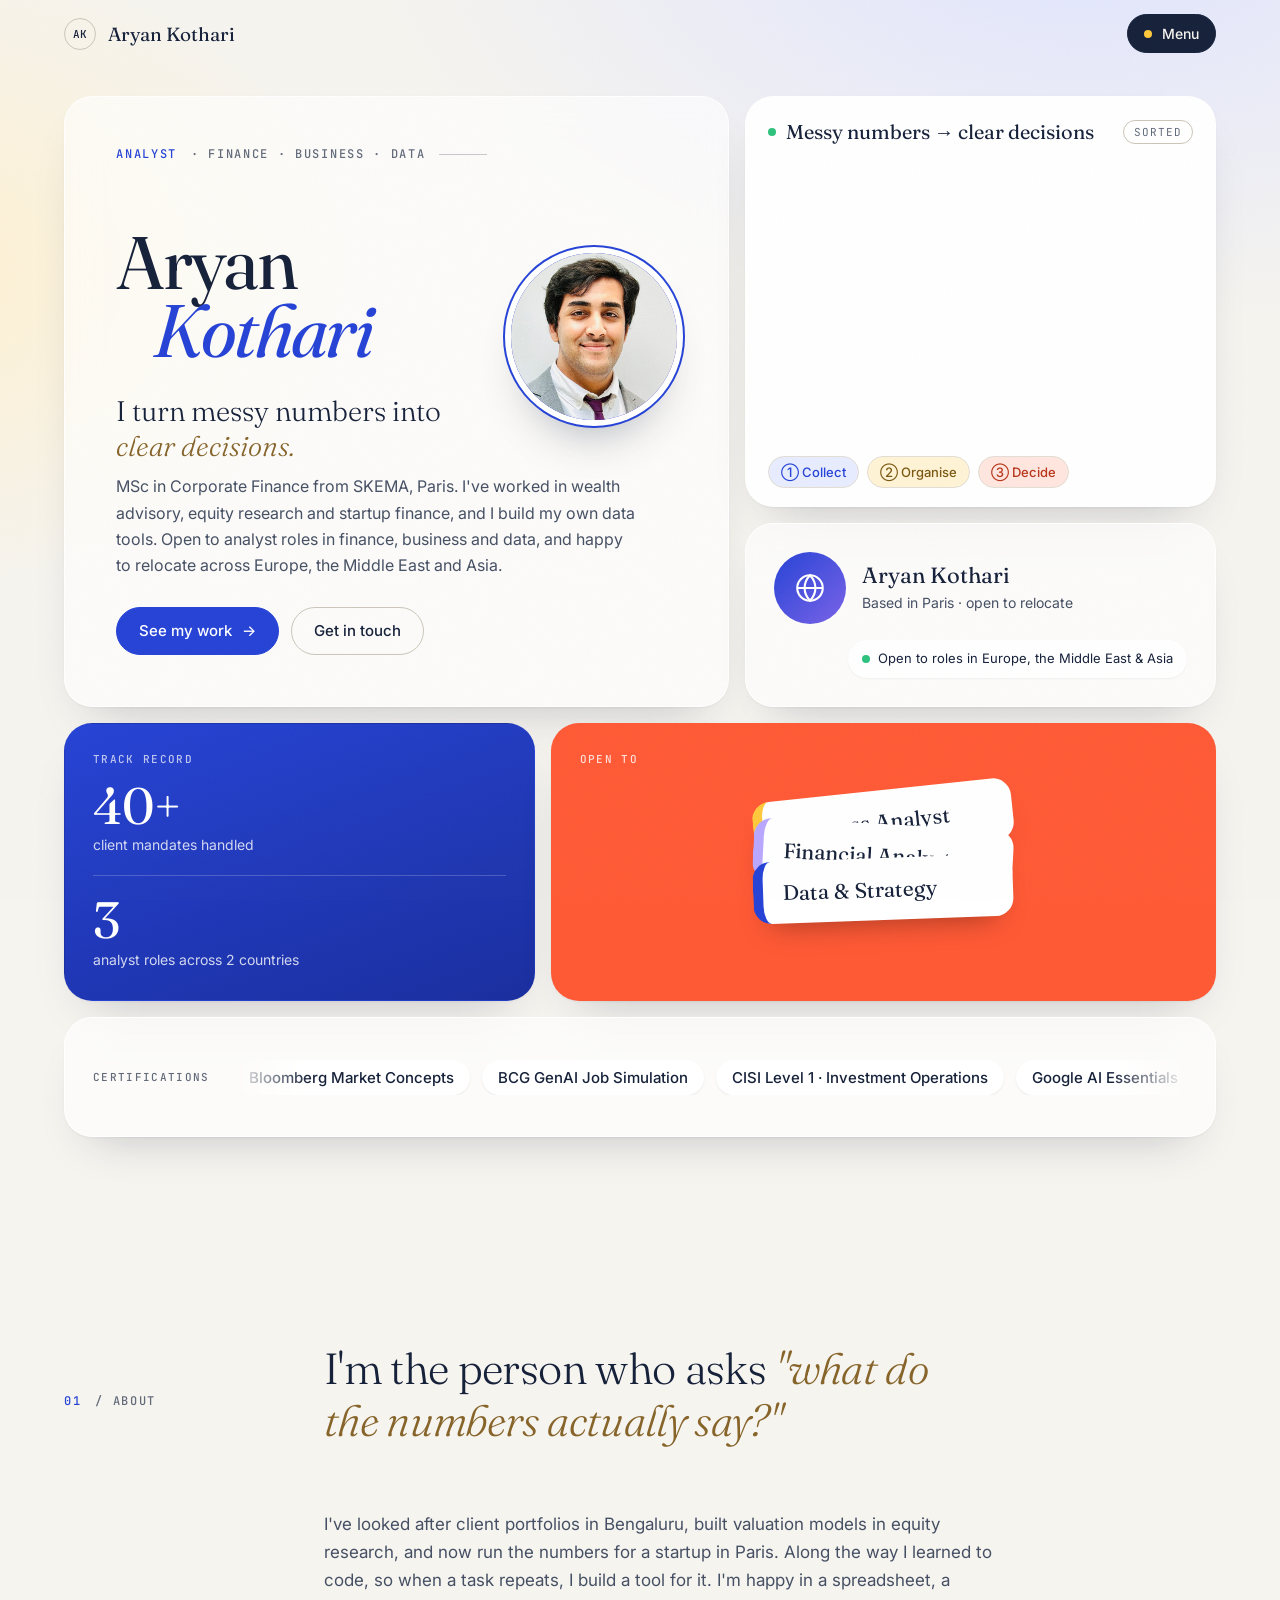
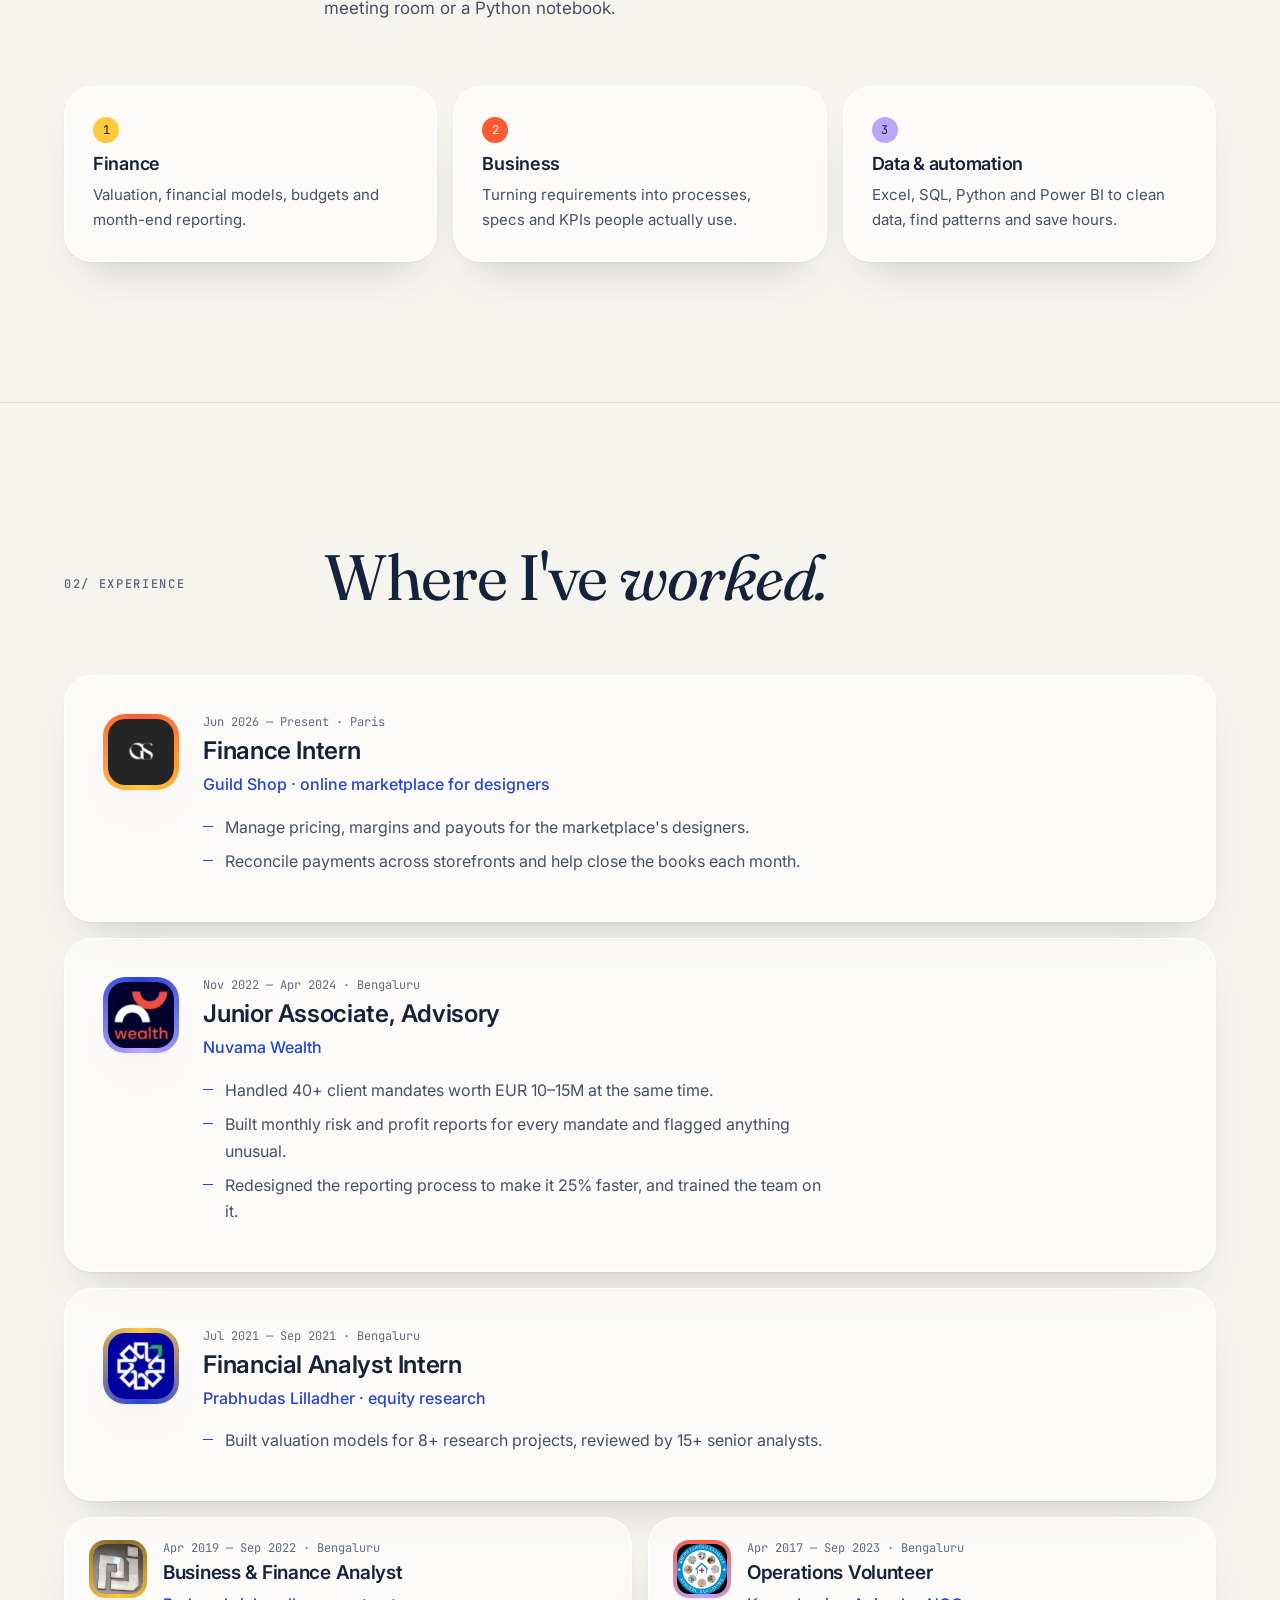
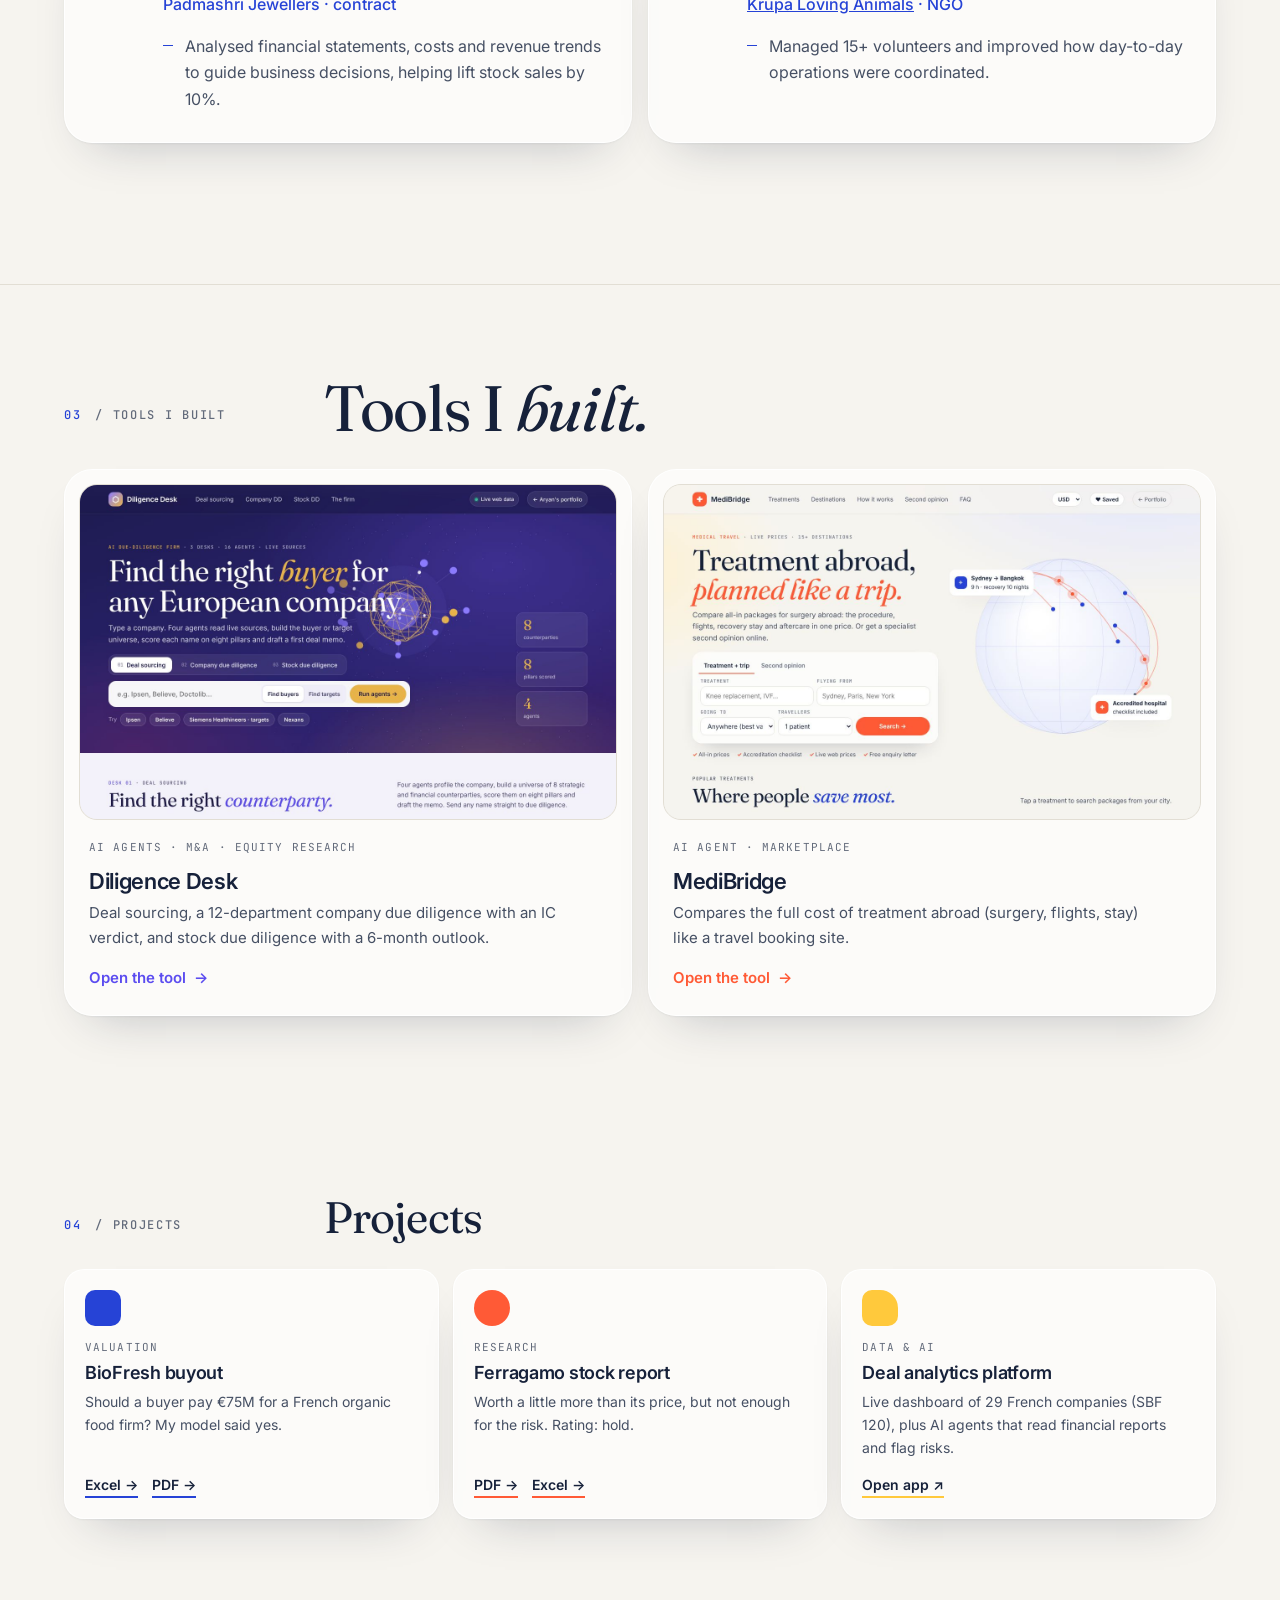
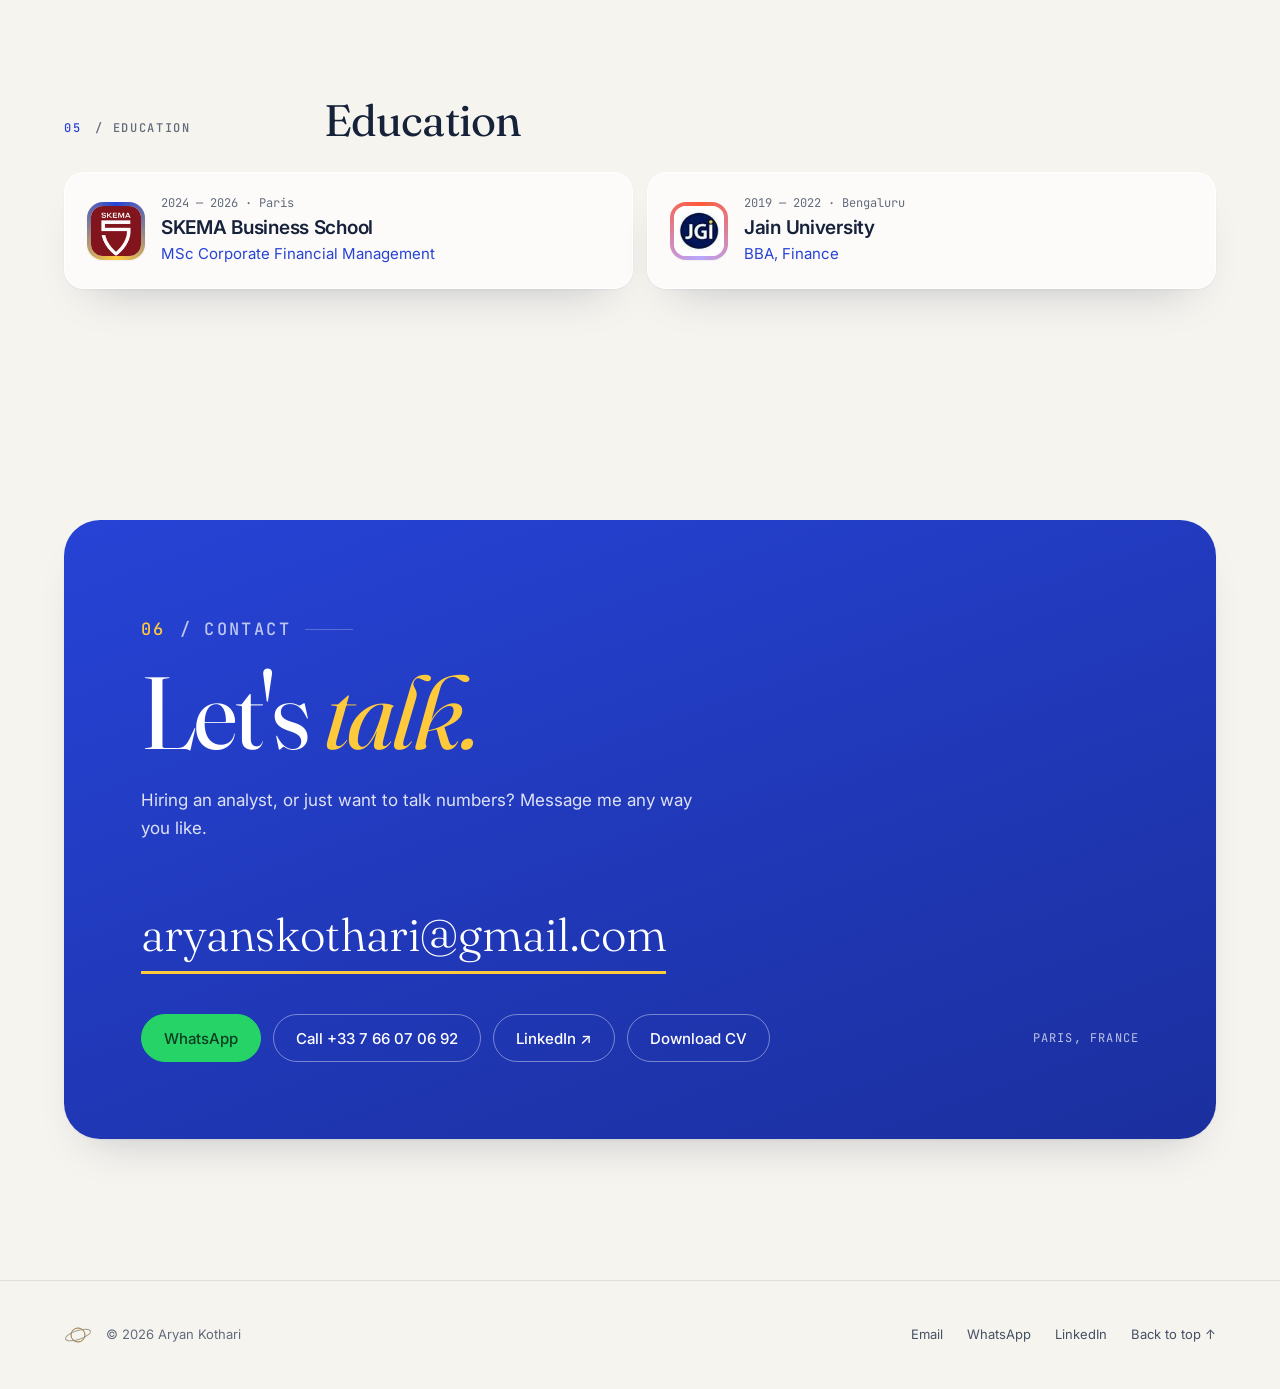
<file: index.html>
<!DOCTYPE html>
<html lang="en">
<head>
<meta charset="utf-8">
<meta name="viewport" content="width=device-width, initial-scale=1">
<title>Aryan Kothari · Analyst: Finance, Business &amp; Data</title>
<meta name="description" content="Aryan Kothari, analyst in Paris. Finance, business and data. MSc SKEMA Business School. Open to analyst roles.">
<meta name="theme-color" content="#f6f4ef">
<meta property="og:type" content="website">
<meta property="og:title" content="Aryan Kothari · Analyst in Paris">
<meta property="og:description" content="Finance, valuation and investment analysis. MSc Corporate Financial Management, SKEMA Business School, Paris.">
<meta name="twitter:card" content="summary">
<link rel="icon" href="data:image/svg+xml,%3Csvg xmlns='http://www.w3.org/2000/svg' viewBox='0 0 32 32'%3E%3Ccircle cx='16' cy='16' r='15' fill='%230b0b0c'/%3E%3Ccircle cx='16' cy='16' r='9' fill='none' stroke='%23c9a24e' stroke-width='2'/%3E%3C/svg%3E">
<link rel="preconnect" href="https://fonts.googleapis.com">
<link rel="preconnect" href="https://fonts.gstatic.com" crossorigin>
<link href="https://fonts.googleapis.com/css2?family=Fraunces:ital,opsz,wght@0,9..144,300;0,9..144,400;1,9..144,300;1,9..144,400&family=Inter:wght@400;500;600&family=JetBrains+Mono:wght@400;500&display=swap" rel="stylesheet">
<link rel="stylesheet" href="assets/site.css">
<script src="assets/config.js"></script>
</head>
<body>
<a class="skip" href="#main">Skip to content</a>

<!-- ================= NAVIGATION ================= -->
<header class="site-header">
  <div class="wrap">
    <a class="mark" href="#top" aria-label="Aryan Kothari, back to top"><i aria-hidden="true">AK</i><span>Aryan Kothari</span></a>
    <div class="nav-right">
      <span class="status" data-status><span></span>Open to opportunities</span>
      <button class="menu-btn" type="button" aria-expanded="false" aria-controls="nav">Menu</button>
    </div>
  </div>
  <nav id="nav" aria-label="Primary">
    <div class="wrap navgrid">
      <div class="navlinks">
        <a href="#about" style="--h:#2643d6"><small>01</small>About</a>
        <a href="#experience" style="--h:#ff5a36"><small>02</small>Experience</a>
        <a href="#tools" style="--h:#e0a800"><small>03</small>Tools</a>
        <a href="#work" style="--h:#7a63e8"><small>04</small>Projects</a>
        <a href="#education" style="--h:#2643d6"><small>05</small>Education</a>
        <a href="#contact" style="--h:#ff5a36"><small>06</small>Contact</a>
      </div>
      <div class="navside" aria-hidden="true"><span class="g1"></span><span class="g2"></span><span class="g3"></span></div>
    </div>
  </nav>
</header>

<main id="main">

<!-- ================= HERO (bento dashboard) ================= -->
<section class="hero bento-hero" id="top" aria-labelledby="hero-title">
  <div class="wrap">
    <div class="bento">
      <div class="tile t-name enter">
        <p class="label"><b>Analyst</b>· Finance · Business · Data</p>
        <div class="photo-big" data-photo aria-hidden="true">AK</div>
        <h1 id="hero-title">Aryan <em>Kothari</em></h1>
        <p class="hero-sub">I turn messy numbers into <em>clear decisions.</em></p>
        <p class="hero-intro">MSc in Corporate Finance from SKEMA, Paris. I've worked in wealth advisory, equity research and startup finance, and I build my own data tools. Open to analyst roles in finance, business and data, and happy to relocate across Europe, the Middle East and Asia.</p>
        <div class="btns">
          <a class="btn primary" href="#work">See my work <span class="arr" aria-hidden="true">→</span></a>
          <a class="btn" href="#contact">Get in touch</a>
        </div>
      </div>

      <figure class="tile t-3d stage t-market enter e2" aria-label="Animation: scattered data points organise into sorted bars, then a trend line with a decision point">
        <div class="mk-head"><span class="mk-dot"></span><b>Messy numbers → clear decisions</b><span class="mk-tag" data-step>Raw data</span></div>
        <canvas id="value-field"></canvas>
        <div class="mk-chips" aria-hidden="true"><span style="--d:0s">① Collect</span><span style="--d:1.2s">② Organise</span><span style="--d:2.4s">③ Decide</span></div>
      </figure>

      <div class="tile t-profile enter e2">
        <div class="avatar globe" aria-hidden="true"><svg viewBox="0 0 24 24" width="34" height="34" fill="none" stroke="#fff" stroke-width="1.5"><circle cx="12" cy="12" r="9"/><path d="M3 12h18M12 3c2.5 2.6 3.8 5.6 3.8 9s-1.3 6.4-3.8 9c-2.5-2.6-3.8-5.6-3.8-9S9.5 5.6 12 3z"/></svg></div>
        <div><b>Aryan Kothari</b><span>Based in Paris · open to relocate</span></div>
        <span class="pill" data-status><span></span>Open to roles in Europe, the Middle East &amp; Asia</span>
      </div>

      <div class="tile t-stat enter e3">
        <p class="tlabel">Track record</p>
        <div class="stat"><b data-count="40" data-suffix="+">40+</b><span>client mandates handled</span></div>
        <div class="stat"><b>3</b><span>analyst roles across 2 countries</span></div>
      </div>

      <div class="tile t-stack enter e3">
        <p class="tlabel">Open to</p>
        <div class="cards">
          <span style="--r:-6deg;--c:#ffc93c">Business Analyst</span>
          <span style="--r:3deg;--c:#b9a7ff">Financial Analyst</span>
          <span style="--r:-2deg;--c:#2643d6">Data &amp; Strategy</span>
        </div>
      </div>

      <div class="tile t-tools enter e4">
        <p class="tlabel">Certifications</p>
        <div class="tick" aria-label="Bloomberg Market Concepts, BCG GenAI Job Simulation, CISI Level 1 Investment Operations, Google AI Essentials, DeepLearning.AI LangChain and LangGraph"><div><span>Bloomberg Market Concepts</span><span>BCG GenAI Job Simulation</span><span>CISI Level 1 · Investment Operations</span><span>Google AI Essentials</span><span>DeepLearning.AI · LangChain &amp; LangGraph</span><span>Bloomberg Market Concepts</span><span>BCG GenAI Job Simulation</span><span>CISI Level 1 · Investment Operations</span><span>Google AI Essentials</span><span>DeepLearning.AI · LangChain &amp; LangGraph</span></div></div>
      </div>
    </div>
  </div>
</section>

<!-- ================= ABOUT ================= -->
<section id="about" aria-labelledby="about-title">
  <div class="wrap">
    <div class="head">
      <p class="label rv"><b>01</b>/ About</p>
      <h2 id="about-title" class="statement rv">I'm the person who asks <em>"what do the numbers actually say?"</em></h2>
    </div>
    <div class="about-body rv">
      <span aria-hidden="true"></span>
      <p>I've looked after client portfolios in Bengaluru, built valuation models in equity research, and now run the numbers for a startup in Paris. Along the way I learned to code, so when a task repeats, I build a tool for it. I'm happy in a spreadsheet, a meeting room or a Python notebook.</p>
    </div>
    <div class="focus">
      <div class="rv"><small>1</small><h3>Finance</h3><p>Valuation, financial models, budgets and month-end reporting.</p></div>
      <div class="rv"><small>2</small><h3>Business</h3><p>Turning requirements into processes, specs and KPIs people actually use.</p></div>
      <div class="rv"><small>3</small><h3>Data &amp; automation</h3><p>Excel, SQL, Python and Power BI to clean data, find patterns and save hours.</p></div>
    </div>
  </div>
</section>

<!-- ================= EXPERIENCE ================= -->
<section id="experience" class="paper" aria-labelledby="exp-title">
  <div class="wrap">
    <div class="head">
      <p class="label rv">02/ Experience</p>
      <h2 id="exp-title" class="rv">Where I've <em>worked.</em></h2>
    </div>
    <div class="roles">
      <article class="role rv">
        <div class="co-icon" data-logo="guildshop" style="--a:#ff5a36;--b:#ffc93c" aria-hidden="true"><span>GS</span></div>
        <div>
          <p class="when">Jun 2026 — Present · Paris</p>
          <h3>Finance Intern</h3>
          <p class="org">Guild Shop · online marketplace for designers</p>
          <ul>
            <li>Manage pricing, margins and payouts for the marketplace's designers.</li>
            <li>Reconcile payments across storefronts and help close the books each month.</li>
          </ul>
        </div>
      </article>
      <article class="role rv">
        <div class="co-icon" data-logo="nuvama" style="--a:#2643d6;--b:#b9a7ff" aria-hidden="true"><span>NW</span></div>
        <div>
          <p class="when">Nov 2022 — Apr 2024 · Bengaluru</p>
          <h3>Junior Associate, Advisory</h3>
          <p class="org">Nuvama Wealth</p>
          <ul>
            <li>Handled 40+ client mandates worth EUR 10–15M at the same time.</li>
            <li>Built monthly risk and profit reports for every mandate and flagged anything unusual.</li>
            <li>Redesigned the reporting process to make it 25% faster, and trained the team on it.</li>
          </ul>
        </div>
      </article>
      <article class="role rv">
        <div class="co-icon" data-logo="prabhudas" style="--a:#ffc93c;--b:#2643d6" aria-hidden="true"><span>PL</span></div>
        <div>
          <p class="when">Jul 2021 — Sep 2021 · Bengaluru</p>
          <h3>Financial Analyst Intern</h3>
          <p class="org">Prabhudas Lilladher · equity research</p>
          <ul>
            <li>Built valuation models for 8+ research projects, reviewed by 15+ senior analysts.</li>
          </ul>
        </div>
      </article>
    </div>
    <div class="roles-mini">
      <article class="role mini-role rv">
        <div class="co-icon sm" data-logo="padmashri" style="--a:#86642a;--b:#ffc93c" aria-hidden="true"><span>PJ</span></div>
        <div>
          <p class="when">Apr 2019 — Sep 2022 · Bengaluru</p>
          <h3>Business &amp; Finance Analyst</h3>
          <p class="org">Padmashri Jewellers · contract</p>
          <ul><li>Analysed financial statements, costs and revenue trends to guide business decisions, helping lift stock sales by 10%.</li></ul>
        </div>
      </article>
      <article class="role mini-role rv">
        <div class="co-icon sm" data-logo="krupa" style="--a:#ff5a36;--b:#b9a7ff" aria-hidden="true"><span>KL</span></div>
        <div>
          <p class="when">Apr 2017 — Sep 2023 · Bengaluru</p>
          <h3>Operations Volunteer</h3>
          <p class="org"><a href="https://krupalovinganimals.weebly.com/" target="_blank" rel="noopener noreferrer">Krupa Loving Animals</a> · NGO</p>
          <ul><li>Managed 15+ volunteers and improved how day-to-day operations were coordinated.</li></ul>
        </div>
      </article>
    </div>
  </div>
</section>

<!-- ================= LIVE TOOLS (previews) ================= -->
<section id="tools" aria-labelledby="tools-title">
  <div class="wrap">
    <div class="head">
      <p class="label rv"><b>03</b>/ Tools I built</p>
      <h2 id="tools-title" class="rv">Tools I <em>built.</em></h2>
    </div>
    <div class="tools">
      <a class="tool rv" href="deal-sourcing-agent.html" style="--c:#5b4cf0">
        <div class="shot"><img src="assets/previews/deal.jpg" alt="Preview of Diligence Desk: a 3D deal network with deal sourcing, company and stock due-diligence desks" width="1280" height="800" loading="lazy"></div>
        <div class="tool-txt">
          <p class="cat">AI agents · M&amp;A · Equity research</p>
          <h3>Diligence Desk</h3>
          <p>Deal sourcing, a 12-department company due diligence with an IC verdict, and stock due diligence with a 6-month outlook.</p>
          <span class="go">Open the tool <span class="arr" aria-hidden="true">→</span></span>
        </div>
      </a>
      <a class="tool rv" href="medibridge.html" style="--c:#ff5a36">
        <div class="shot"><img src="assets/previews/medi.jpg" alt="Preview of MediBridge: a travel-style search for medical treatment packages abroad" width="1280" height="800" loading="lazy"></div>
        <div class="tool-txt">
          <p class="cat">AI agent · Marketplace</p>
          <h3>MediBridge</h3>
          <p>Compares the full cost of treatment abroad (surgery, flights, stay) like a travel booking site.</p>
          <span class="go">Open the tool <span class="arr" aria-hidden="true">→</span></span>
        </div>
      </a>
    </div>
  </div>
</section>

<!-- ================= SELECTED WORK ================= -->
<section id="work" aria-labelledby="work-title">
  <div class="wrap">
    <div class="head">
      <p class="label rv"><b>04</b>/ Projects</p>
      <h2 id="work-title" class="rv">Projects</h2>
    </div>
    <div class="minis three">
      <article class="mini rv" style="--c:#2643d6">
        <span class="sw" aria-hidden="true"></span>
        <p class="cat">Valuation</p>
        <h3>BioFresh buyout</h3>
        <p>Should a buyer pay €75M for a French organic food firm? My model said yes.</p>
        <div class="links"><a href="files/BioFresh_Model.xlsx" download>Excel →</a><a href="files/BioFresh_Model.pdf" target="_blank" rel="noopener">PDF →</a></div>
      </article>
      <article class="mini rv" style="--c:#ff5a36">
        <span class="sw" aria-hidden="true"></span>
        <p class="cat">Research</p>
        <h3>Ferragamo stock report</h3>
        <p>Worth a little more than its price, but not enough for the risk. Rating: hold.</p>
        <div class="links"><a href="files/Ferragamo_Report.pdf" target="_blank" rel="noopener">PDF →</a><a href="files/Ferragamo_Model.xlsx" download>Excel →</a></div>
      </article>
      <article class="mini rv" style="--c:#ffc93c">
        <span class="sw" aria-hidden="true"></span>
        <p class="cat">Data &amp; AI</p>
        <h3>Deal analytics platform</h3>
        <p>Live dashboard of 29 French companies (SBF 120), plus AI agents that read financial reports and flag risks.</p>
        <div class="links"><a href="https://aryan089-deal-sourcing-engine.hf.space/" target="_blank" rel="noopener noreferrer">Open app ↗</a></div>
      </article>
    </div>
  </div>
</section>

<!-- ================= EDUCATION ================= -->
<section id="education" aria-labelledby="edu-title">
  <div class="wrap">
    <div class="head">
      <p class="label rv"><b>05</b>/ Education</p>
      <h2 id="edu-title" class="rv">Education</h2>
    </div>
    <div class="edus">
      <article class="edu rv">
        <div class="co-icon sm" data-logo="skema" style="--a:#2643d6;--b:#ffc93c" aria-hidden="true"><span>SK</span></div>
        <div>
          <p class="when">2024 — 2026 · Paris</p>
          <h3>SKEMA Business School</h3>
          <p class="deg">MSc Corporate Financial Management</p>
        </div>
      </article>
      <article class="edu rv">
        <div class="co-icon sm" data-logo="jain" style="--a:#ff5a36;--b:#b9a7ff" aria-hidden="true"><span>JU</span></div>
        <div>
          <p class="when">2019 — 2022 · Bengaluru</p>
          <h3>Jain University</h3>
          <p class="deg">BBA, Finance</p>
        </div>
      </article>
    </div>
  </div>
</section>

<!-- ================= CONTACT ================= -->
<section id="contact" class="contact" aria-labelledby="contact-title">
  <div class="wrap">
    <p class="label rv"><b>06</b>/ Contact</p>
    <h2 id="contact-title" class="rv" style="margin-top:24px">Let's <em>talk.</em></h2>
    <p class="rv">Hiring an analyst, or just want to talk numbers? Message me any way you like.</p>
    <a class="mail rv" data-email="text" href="#">[Add email]</a>
    <div class="row rv">
      <a class="btn primary" data-whatsapp href="#" target="_blank" rel="noopener noreferrer">WhatsApp</a>
      <a class="btn" data-phone href="#">Call</a>
      <a class="btn" data-linkedin href="#" target="_blank" rel="noopener noreferrer">LinkedIn ↗</a>
      <a class="btn" data-cv href="#">Download CV</a>
      <span class="loc">Paris, France</span>
    </div>
  </div>
</section>
</main>


<!-- ================= FOOTER ================= -->
<footer>
  <div class="wrap">
    <div>
      <svg class="orbit-mark" viewBox="0 0 28 28" fill="none" aria-hidden="true"><circle cx="14" cy="14" r="7" stroke="#9a7432"/><ellipse cx="14" cy="14" rx="13" ry="4.5" transform="rotate(-18 14 14)" stroke="#8c8576" stroke-opacity=".8"/></svg>
      <span>© <span data-year>2026</span> Aryan Kothari</span>
    </div>
    <nav aria-label="Footer"><a data-email href="#">Email</a><a data-whatsapp href="#" target="_blank" rel="noopener noreferrer">WhatsApp</a><a data-linkedin href="#" target="_blank" rel="noopener noreferrer">LinkedIn</a><a href="#top">Back to top ↑</a></nav>
  </div>
</footer>
<script type="module" src="assets/site.js"></script>
</body>
</html>
</file>
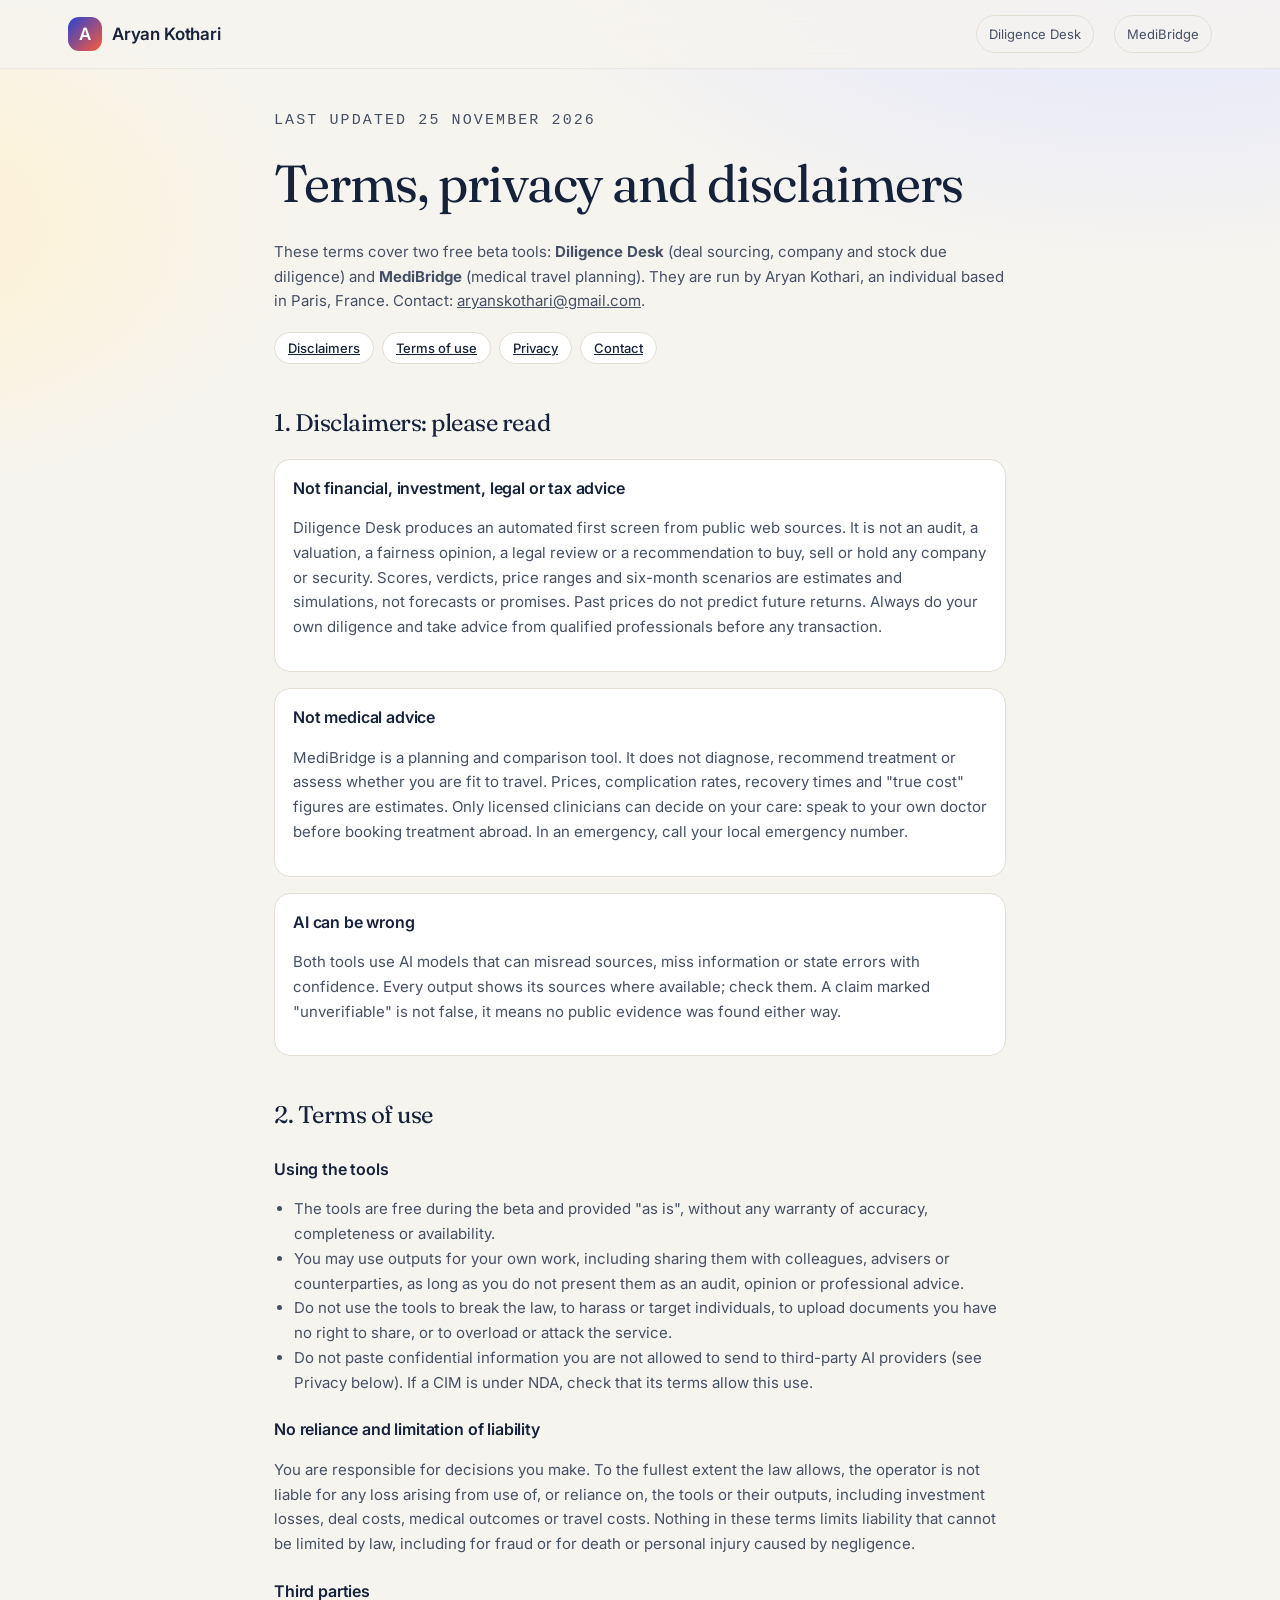
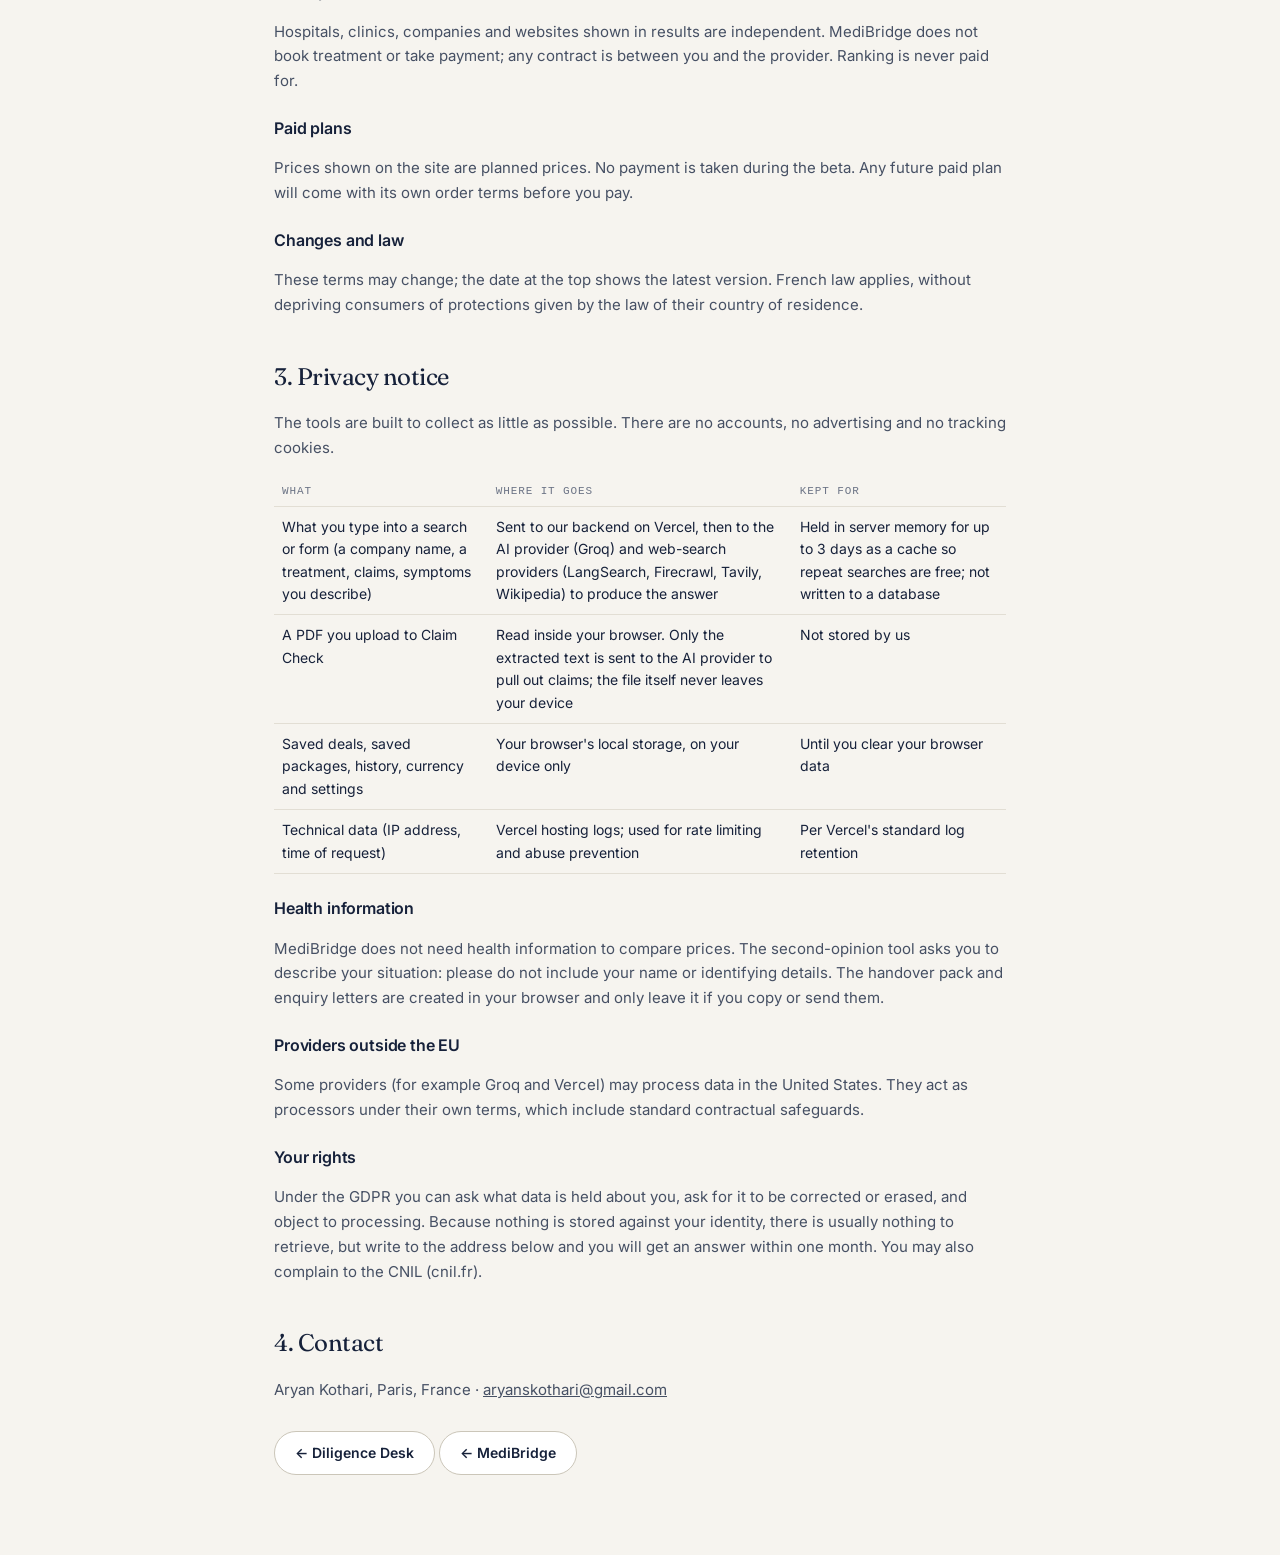
<file: legal.html>
<!DOCTYPE html>
<html lang="en">
<head>
<meta charset="utf-8">
<meta name="viewport" content="width=device-width, initial-scale=1">
<title>Terms, privacy and disclaimers · Diligence Desk and MediBridge</title>
<meta name="description" content="Terms of use, privacy notice and disclaimers for Diligence Desk and MediBridge.">
<link rel="preconnect" href="https://fonts.googleapis.com"><link rel="preconnect" href="https://fonts.gstatic.com" crossorigin>
<link href="https://fonts.googleapis.com/css2?family=Fraunces:opsz,wght@9..144,400&family=Inter:wght@400;500;600&display=swap" rel="stylesheet">
<link rel="stylesheet" href="assets/app.css">
<style>
.legal{max-width:780px;margin:0 auto;padding:40px 24px 64px}
.legal h1{font-size:clamp(34px,5vw,52px);margin:8px 0 6px}
.legal h2{font-size:24px;margin:40px 0 10px;scroll-margin-top:80px}
.legal h3{font-size:16px;margin:22px 0 6px}
.legal p,.legal li{font-size:15px;line-height:1.65;color:var(--ink-2)}
.legal ul{padding-left:20px}
.legal .toc{display:flex;gap:8px;flex-wrap:wrap;margin:18px 0 8px}
.legal table{width:100%;border-collapse:collapse;font-size:14px;margin:10px 0}
.legal th,.legal td{text-align:left;padding:9px 8px;border-bottom:1px solid var(--rule);vertical-align:top}
.legal th{font:500 11px var(--mono);letter-spacing:.08em;text-transform:uppercase;color:var(--ink-3)}
.box{background:#fff;border:1px solid var(--rule);border-radius:16px;padding:16px 18px;margin:16px 0}
</style>
</head>
<body>
<header class="top"><div class="wrap"><a class="brand" href="index.html"><i style="background:linear-gradient(135deg,#2643d6,#ff5a36)">A</i>Aryan Kothari</a><span class="sp"></span><a class="back" href="deal-sourcing-agent.html">Diligence Desk</a><a class="back" href="medibridge.html">MediBridge</a></div></header>
<main class="legal">
  <p class="eyebrow">Last updated 25 November 2026</p>
  <h1>Terms, privacy and disclaimers</h1>
  <p>These terms cover two free beta tools: <b>Diligence Desk</b> (deal sourcing, company and stock due diligence) and <b>MediBridge</b> (medical travel planning). They are run by Aryan Kothari, an individual based in Paris, France. Contact: <a href="mailto:aryanskothari@gmail.com">aryanskothari@gmail.com</a>.</p>
  <div class="toc"><a class="chip" href="#disclaimers">Disclaimers</a><a class="chip" href="#terms">Terms of use</a><a class="chip" href="#privacy">Privacy</a><a class="chip" href="#contact">Contact</a></div>

  <h2 id="disclaimers">1. Disclaimers: please read</h2>
  <div class="box"><h3 style="margin-top:0">Not financial, investment, legal or tax advice</h3><p>Diligence Desk produces an automated first screen from public web sources. It is not an audit, a valuation, a fairness opinion, a legal review or a recommendation to buy, sell or hold any company or security. Scores, verdicts, price ranges and six-month scenarios are estimates and simulations, not forecasts or promises. Past prices do not predict future returns. Always do your own diligence and take advice from qualified professionals before any transaction.</p></div>
  <div class="box"><h3 style="margin-top:0">Not medical advice</h3><p>MediBridge is a planning and comparison tool. It does not diagnose, recommend treatment or assess whether you are fit to travel. Prices, complication rates, recovery times and "true cost" figures are estimates. Only licensed clinicians can decide on your care: speak to your own doctor before booking treatment abroad. In an emergency, call your local emergency number.</p></div>
  <div class="box"><h3 style="margin-top:0">AI can be wrong</h3><p>Both tools use AI models that can misread sources, miss information or state errors with confidence. Every output shows its sources where available; check them. A claim marked "unverifiable" is not false, it means no public evidence was found either way.</p></div>

  <h2 id="terms">2. Terms of use</h2>
  <h3>Using the tools</h3>
  <ul>
    <li>The tools are free during the beta and provided "as is", without any warranty of accuracy, completeness or availability.</li>
    <li>You may use outputs for your own work, including sharing them with colleagues, advisers or counterparties, as long as you do not present them as an audit, opinion or professional advice.</li>
    <li>Do not use the tools to break the law, to harass or target individuals, to upload documents you have no right to share, or to overload or attack the service.</li>
    <li>Do not paste confidential information you are not allowed to send to third-party AI providers (see Privacy below). If a CIM is under NDA, check that its terms allow this use.</li>
  </ul>
  <h3>No reliance and limitation of liability</h3>
  <p>You are responsible for decisions you make. To the fullest extent the law allows, the operator is not liable for any loss arising from use of, or reliance on, the tools or their outputs, including investment losses, deal costs, medical outcomes or travel costs. Nothing in these terms limits liability that cannot be limited by law, including for fraud or for death or personal injury caused by negligence.</p>
  <h3>Third parties</h3>
  <p>Hospitals, clinics, companies and websites shown in results are independent. MediBridge does not book treatment or take payment; any contract is between you and the provider. Ranking is never paid for.</p>
  <h3>Paid plans</h3>
  <p>Prices shown on the site are planned prices. No payment is taken during the beta. Any future paid plan will come with its own order terms before you pay.</p>
  <h3>Changes and law</h3>
  <p>These terms may change; the date at the top shows the latest version. French law applies, without depriving consumers of protections given by the law of their country of residence.</p>

  <h2 id="privacy">3. Privacy notice</h2>
  <p>The tools are built to collect as little as possible. There are no accounts, no advertising and no tracking cookies.</p>
  <table>
    <thead><tr><th>What</th><th>Where it goes</th><th>Kept for</th></tr></thead>
    <tbody>
      <tr><td>What you type into a search or form (a company name, a treatment, claims, symptoms you describe)</td><td>Sent to our backend on Vercel, then to the AI provider (Groq) and web-search providers (LangSearch, Firecrawl, Tavily, Wikipedia) to produce the answer</td><td>Held in server memory for up to 3 days as a cache so repeat searches are free; not written to a database</td></tr>
      <tr><td>A PDF you upload to Claim Check</td><td>Read inside your browser. Only the extracted text is sent to the AI provider to pull out claims; the file itself never leaves your device</td><td>Not stored by us</td></tr>
      <tr><td>Saved deals, saved packages, history, currency and settings</td><td>Your browser's local storage, on your device only</td><td>Until you clear your browser data</td></tr>
      <tr><td>Technical data (IP address, time of request)</td><td>Vercel hosting logs; used for rate limiting and abuse prevention</td><td>Per Vercel's standard log retention</td></tr>
    </tbody>
  </table>
  <h3>Health information</h3>
  <p>MediBridge does not need health information to compare prices. The second-opinion tool asks you to describe your situation: please do not include your name or identifying details. The handover pack and enquiry letters are created in your browser and only leave it if you copy or send them.</p>
  <h3>Providers outside the EU</h3>
  <p>Some providers (for example Groq and Vercel) may process data in the United States. They act as processors under their own terms, which include standard contractual safeguards.</p>
  <h3>Your rights</h3>
  <p>Under the GDPR you can ask what data is held about you, ask for it to be corrected or erased, and object to processing. Because nothing is stored against your identity, there is usually nothing to retrieve, but write to the address below and you will get an answer within one month. You may also complain to the CNIL (cnil.fr).</p>

  <h2 id="contact">4. Contact</h2>
  <p>Aryan Kothari, Paris, France · <a href="mailto:aryanskothari@gmail.com">aryanskothari@gmail.com</a></p>
  <p style="margin-top:28px"><a class="btn" href="deal-sourcing-agent.html">← Diligence Desk</a> <a class="btn" href="medibridge.html">← MediBridge</a></p>
</main>
<script src="assets/app.js"></script>
</body>
</html>
</file>
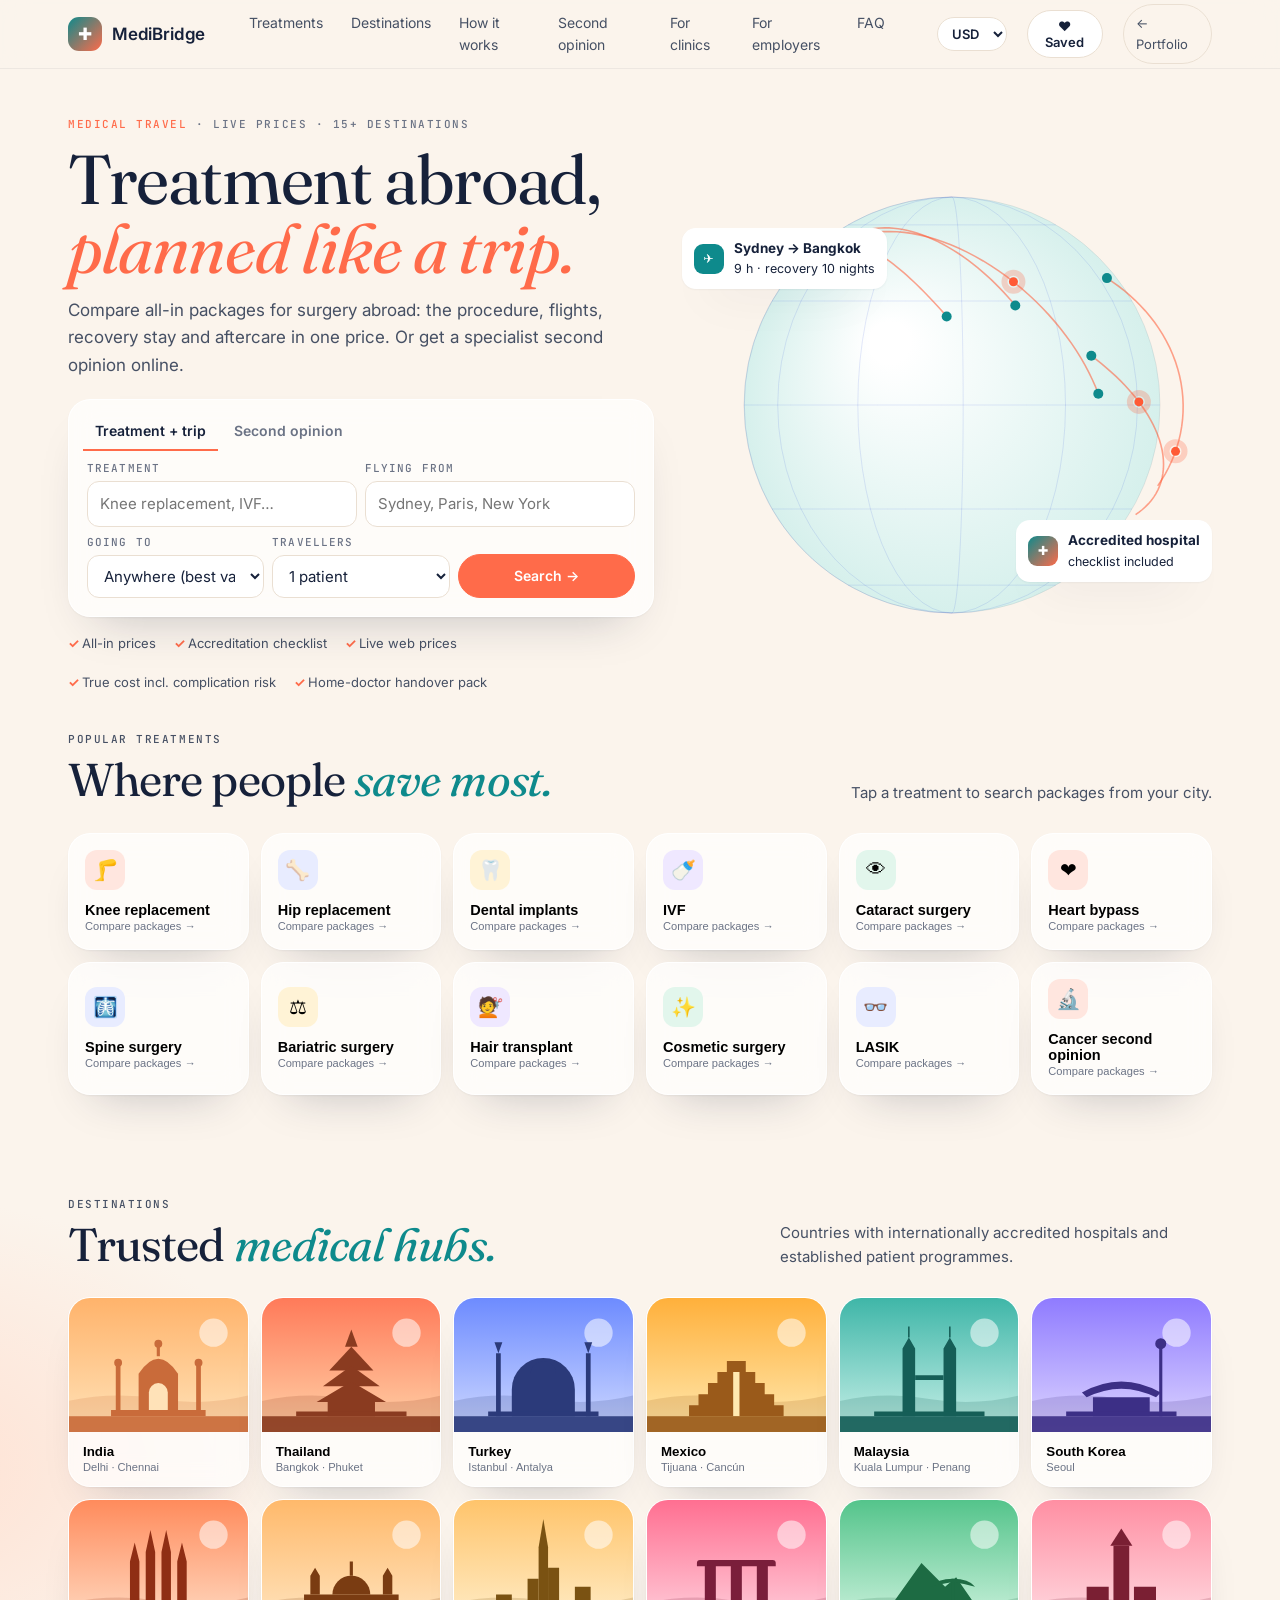
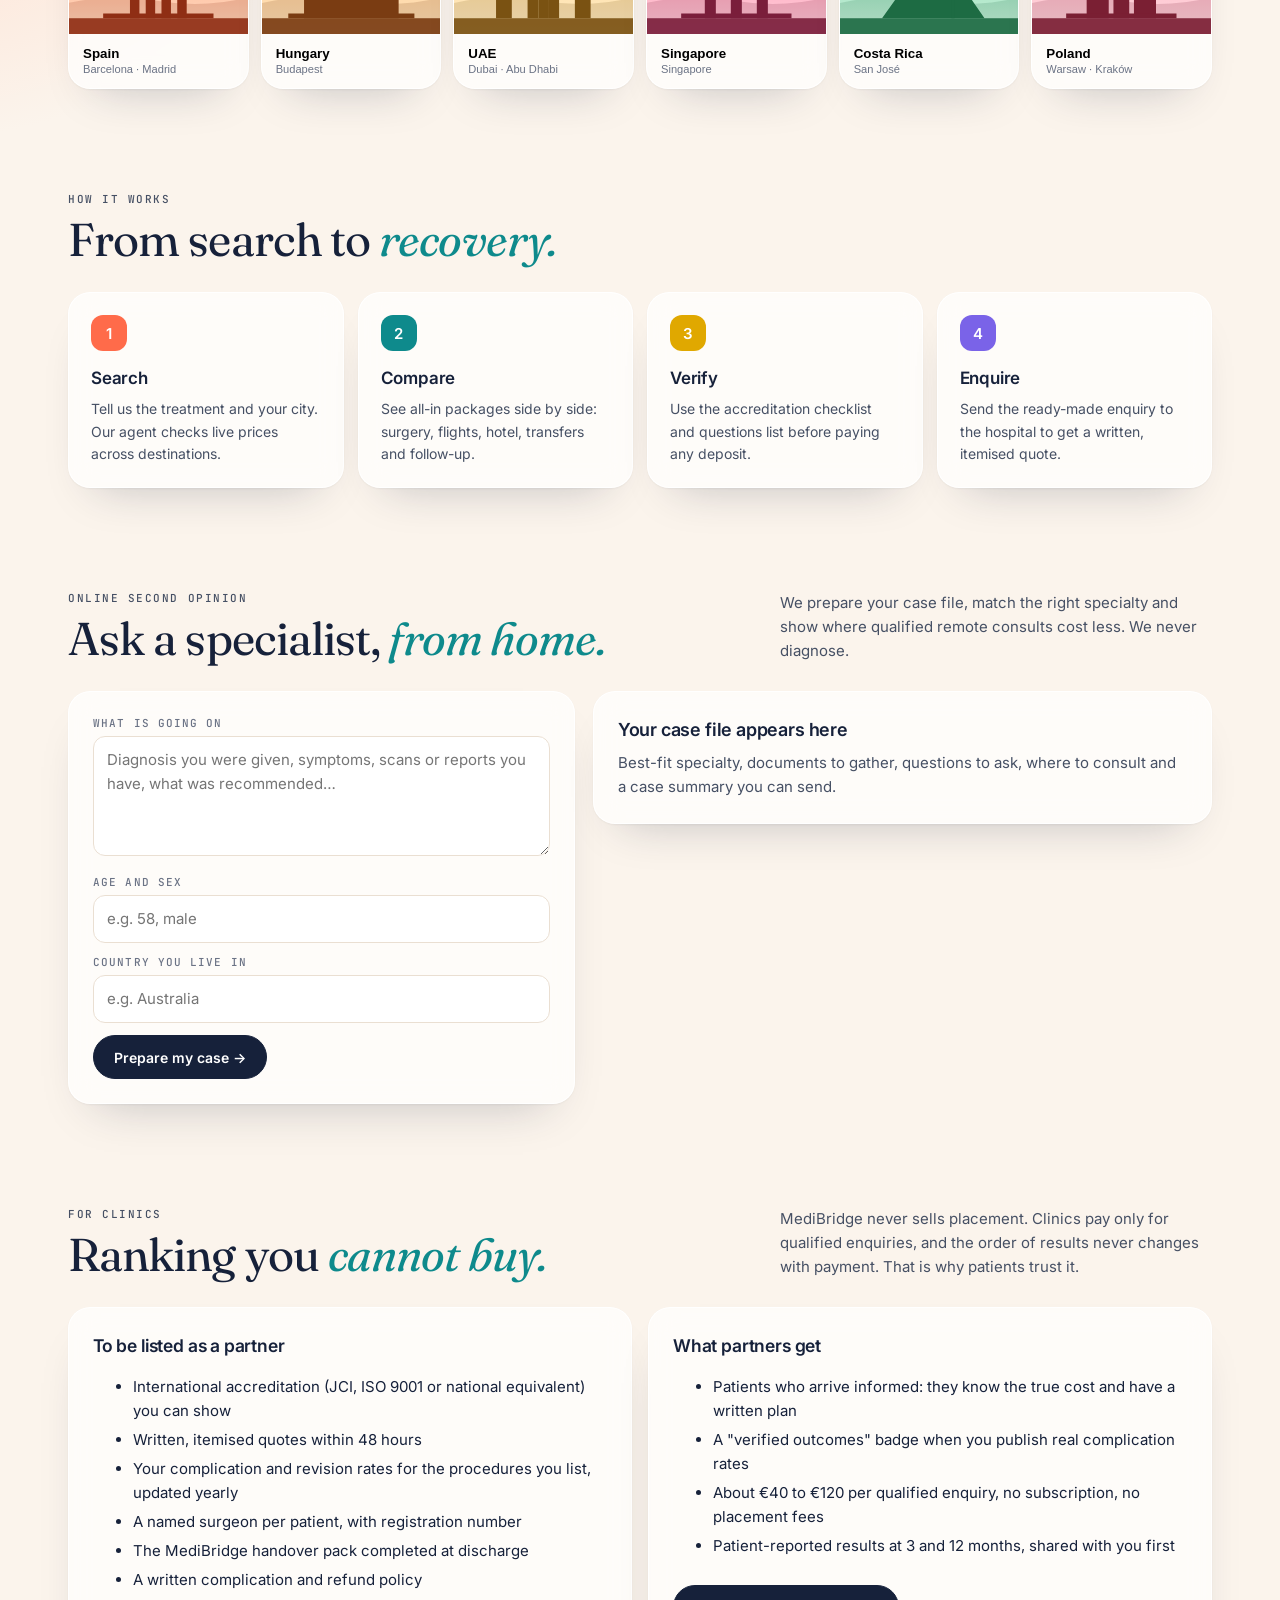
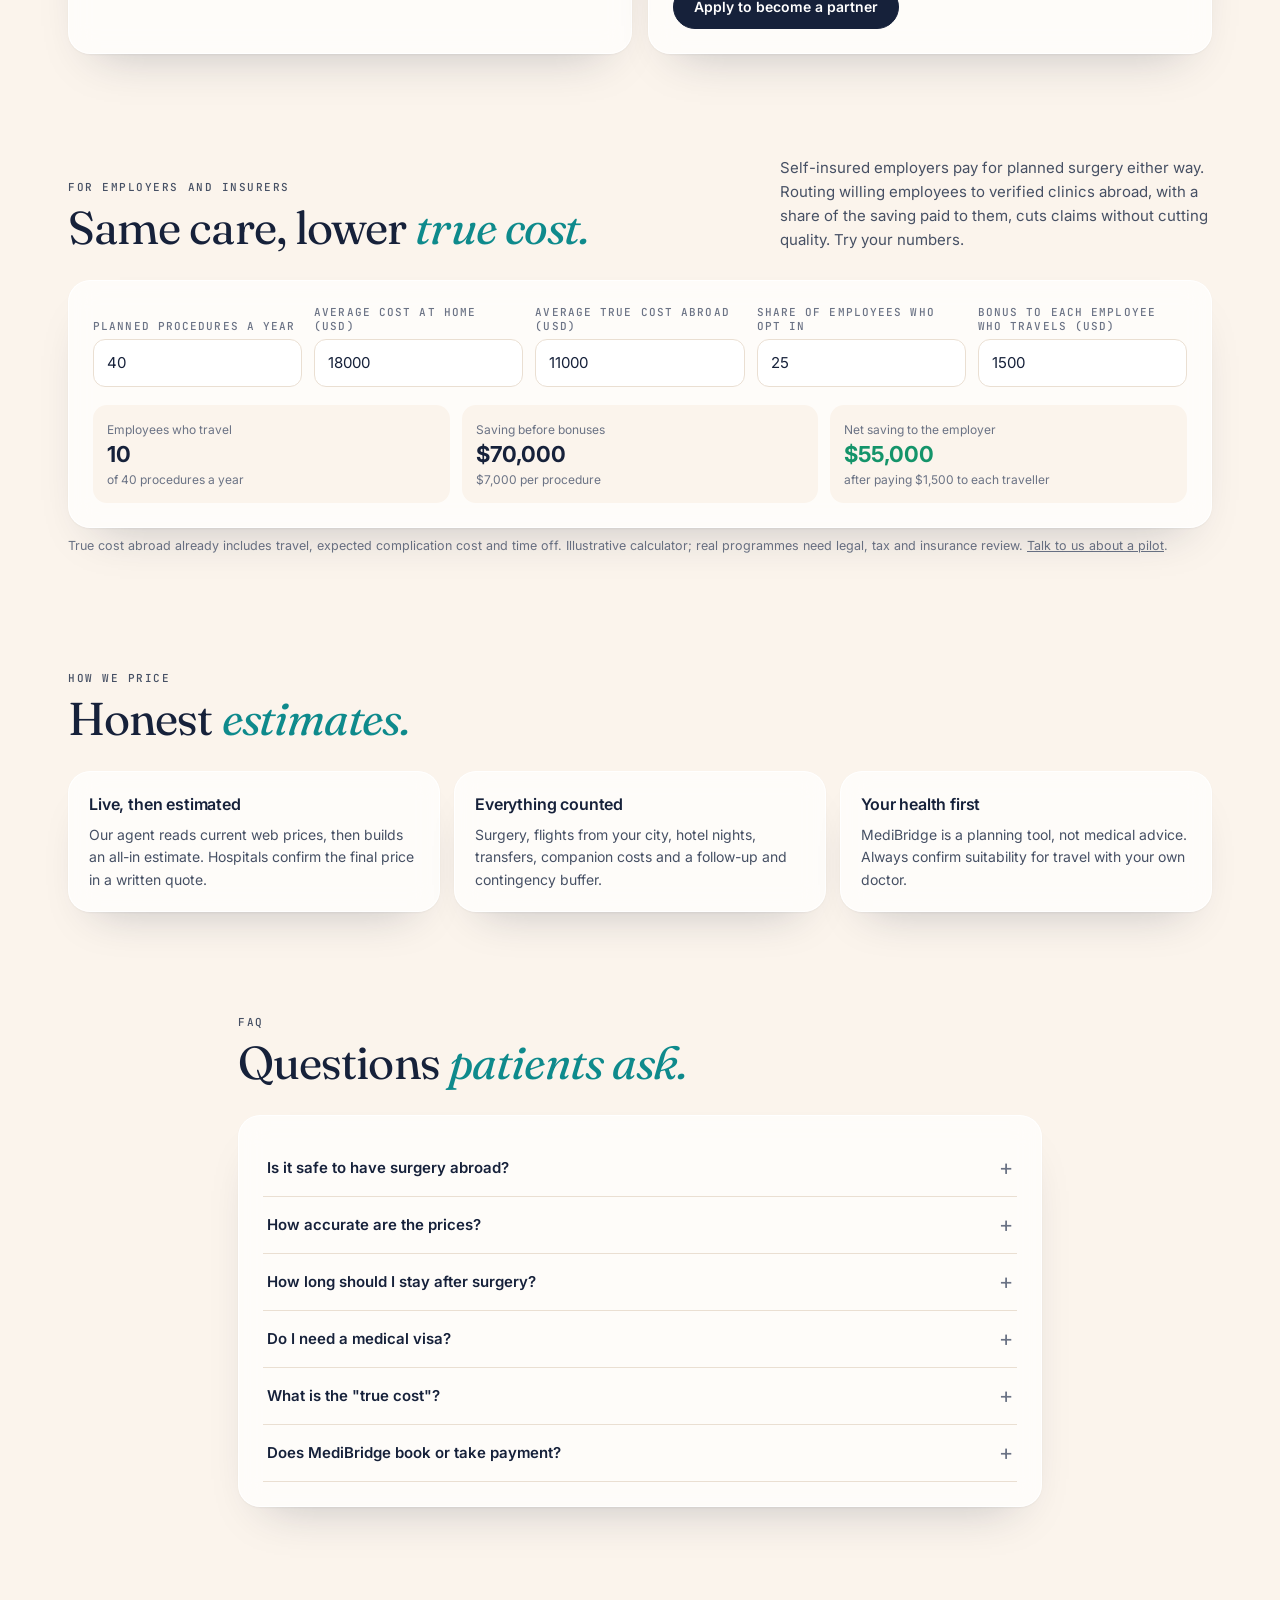
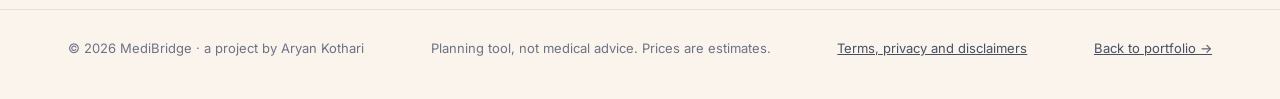
<file: medibridge.html>
<!DOCTYPE html>
<html lang="en">
<head>
<meta charset="utf-8">
<meta name="viewport" content="width=device-width, initial-scale=1">
<title>MediBridge · Treatment abroad, planned like a trip</title>
<meta name="description" content="Compare all-in packages for surgery abroad: procedure, flights, hotel and aftercare in one price. Plus online second opinions.">
<meta name="theme-color" content="#fbf4ec">
<link rel="icon" href="data:image/svg+xml,%3Csvg xmlns='http://www.w3.org/2000/svg' viewBox='0 0 32 32'%3E%3Crect width='32' height='32' rx='9' fill='%23ff5a36'/%3E%3Cpath d='M13 8h6v5h5v6h-5v5h-6v-5H8v-6h5z' fill='%23fff'/%3E%3C/svg%3E">
<link rel="preconnect" href="https://fonts.googleapis.com"><link rel="preconnect" href="https://fonts.gstatic.com" crossorigin>
<link href="https://fonts.googleapis.com/css2?family=Fraunces:ital,opsz,wght@0,9..144,300;0,9..144,400;1,9..144,400&family=Inter:wght@400;500;600;700&family=JetBrains+Mono:wght@400;500&display=swap" rel="stylesheet">
<link rel="stylesheet" href="assets/app.css">
<style>
.cur{font:600 13px var(--sans);border:1px solid var(--rule);background:#fff;border-radius:99px;padding:7px 10px;color:var(--ink)}
.icon-btn{position:relative;border:1px solid var(--rule);background:#fff;border-radius:99px;padding:7px 12px;font:600 13px var(--sans);cursor:pointer;color:var(--ink)}
.icon-btn .badge[hidden]{display:none}.icon-btn .badge{position:absolute;top:-6px;right:-6px;min-width:18px;height:18px;border-radius:9px;background:var(--tomato);color:#fff;font-size:11px;display:grid;place-items:center;padding:0 4px}

/* hero */
.hero{padding:clamp(24px,4vw,48px) 0 16px}
.hero .wrap{display:grid;grid-template-columns:minmax(0,1.05fr) minmax(0,.95fr);gap:28px;align-items:center}
.hero h1{font-size:clamp(40px,5.4vw,74px);line-height:1;margin:14px 0 14px}
.hero h1 em{font-style:italic;color:var(--tomato)}
.hero .lead{font-size:17px;color:var(--ink-2);max-width:50ch;margin:0 0 20px}
.globe{position:relative;aspect-ratio:1/1;max-width:520px;width:100%;justify-self:end;margin:0}
.globe canvas{width:100%;height:100%;display:block}
.globe .floating{max-width:60%;position:absolute;background:#fff;border-radius:14px;padding:10px 12px;box-shadow:var(--shadow);font-size:12.5px;display:flex;gap:10px;align-items:center;animation:bob 6s ease-in-out infinite}
.globe .floating b{display:block;font-size:13.5px}
.globe .floating i{width:30px;height:30px;border-radius:9px;display:grid;place-items:center;color:#fff;font-style:normal}
@keyframes bob{50%{transform:translateY(-6px)}}
@media(max-width:900px){.globe .floating{display:none}.hero .wrap{grid-template-columns:minmax(0,1fr)}.globe{justify-self:center;max-width:380px;order:-1}}

/* search card */
.sbox{padding:8px}
.stabs{display:flex;gap:4px;padding:4px 6px 0}
.stabs button{border:0;background:none;padding:10px 12px;font:600 14px var(--sans);color:var(--ink-3);border-bottom:2px solid transparent;cursor:pointer}
.stabs button[aria-selected="true"]{color:var(--ink);border-color:var(--tomato)}
.sgrid{display:grid;grid-template-columns:repeat(6,minmax(0,1fr));gap:8px;padding:10px}.sgrid>.field:nth-child(1),.sgrid>.field:nth-child(2){grid-column:span 3}.sgrid>.field:nth-child(3),.sgrid>.field:nth-child(4){grid-column:span 2}.sgrid>.btn{grid-column:span 2}
.sgrid .field input,.sgrid .field select{padding:10px 12px}
.sgrid .btn{align-self:end;min-height:44px;background:var(--tomato);border-color:var(--tomato);color:#fff}
.sgrid .btn:hover{background:#e84b28}
@media(max-width:560px){.sgrid{grid-template-columns:1fr 1fr}.sgrid>.field:nth-child(n){grid-column:span 2}.sgrid>.field:nth-child(3),.sgrid>.field:nth-child(4){grid-column:span 1}.sgrid>.btn{grid-column:1/-1}}
.trust{display:flex;gap:18px;flex-wrap:wrap;margin-top:16px;font-size:13px;color:var(--ink-2)}
.trust span::before{content:"✓ ";color:var(--tomato);font-weight:700}

/* tiles */
.tiles{display:grid;grid-template-columns:repeat(6,minmax(0,1fr));gap:12px}
.tile{padding:16px;text-align:left;cursor:pointer;border:1px solid var(--glass-b);transition:transform .3s var(--ease),box-shadow .3s}
.tile:hover{transform:translateY(-3px)}
.tile .ic{width:40px;height:40px;border-radius:12px;display:grid;place-items:center;margin-bottom:12px;font-size:20px}
.tile b{display:block;font-size:14.5px}
.tile small{color:var(--ink-3)}
@media(max-width:1000px){.tiles{grid-template-columns:repeat(3,1fr)}}
@media(max-width:560px){.tiles{grid-template-columns:1fr 1fr}}
.dests{display:grid;grid-template-columns:repeat(6,minmax(0,1fr));gap:12px}
.dest{overflow:hidden;padding:0;cursor:pointer;text-align:left;transition:transform .3s var(--ease)}
.dest:hover{transform:translateY(-3px)}
.dest .art{aspect-ratio:4/3;overflow:hidden}
.dest .art svg{width:100%;height:100%;display:block;transition:transform .8s var(--ease)}
.dest:hover .art svg{transform:scale(1.05)}
.dest div:last-child{padding:12px 14px}
.dest b{display:block}
.dest small{color:var(--ink-3)}
@media(max-width:1000px){.dests{grid-template-columns:repeat(3,1fr)}}
@media(max-width:560px){.dests{grid-template-columns:1fr 1fr}}

/* results */
.res{display:grid;grid-template-columns:270px minmax(0,1fr);gap:18px;align-items:start}
@media(max-width:980px){.res{grid-template-columns:minmax(0,1fr)}}
.filters{position:sticky;top:84px;padding:20px}
@media(max-width:980px){.filters{position:static}}
.filters h3{font-size:14px;margin:16px 0 8px}.filters h3:first-child{margin-top:0}
.filters input[type=range]{width:100%;accent-color:var(--tomato)}
.filters label.cbx{display:flex;gap:8px;align-items:center;font-size:14px;margin:6px 0;cursor:pointer}
.filters .val{font-size:13px;color:var(--ink-2)}
.srcs a{display:block;font-size:12.5px;color:var(--ink-2);text-decoration:none;padding:5px 0;line-height:1.35}
.srcs a::before{content:"↗ ";color:var(--tomato)}
.srcs a:hover{color:var(--tomato)}
.sortbar{display:flex;gap:8px;flex-wrap:wrap;align-items:center;margin-bottom:12px}
.sortbar .sp{flex:1}
.sortbar .cnt{font-size:13px;color:var(--ink-2)}
.pkg{display:grid;grid-template-columns:230px minmax(0,1fr) 210px;overflow:hidden;margin-bottom:14px;transition:transform .35s var(--ease),box-shadow .35s}
.pkg:hover{transform:translateY(-2px);box-shadow:0 1px 2px rgba(22,33,58,.05),0 30px 50px -30px rgba(22,33,58,.4)}
.pkg .art{position:relative;min-height:190px}
.pkg .art svg{position:absolute;inset:0;width:100%;height:100%}
.pkg .art .city{position:absolute;left:12px;bottom:12px;background:rgba(22,33,58,.82);color:#fff;font:600 12.5px var(--sans);padding:5px 10px;border-radius:8px}
.pkg .heart{position:absolute;top:10px;right:10px;width:36px;height:36px;border-radius:50%;border:0;background:rgba(255,255,255,.92);cursor:pointer;font-size:17px;color:var(--ink-3)}
.pkg .heart[aria-pressed="true"]{color:var(--tomato)}
.pkg .mid{padding:18px 20px}
.pkg h3{font-size:18px}
.pkg .sub{color:var(--ink-3);font-size:13px;margin:3px 0 10px}
.pkg .tags{display:flex;gap:6px;flex-wrap:wrap}
.pkg .inc{display:grid;grid-template-columns:1fr 1fr;gap:3px 14px;margin-top:12px;font-size:13px;color:var(--ink-2)}
.pkg .inc div::before{content:"✓ ";color:var(--mint);font-weight:700}
.pkg .buy{border-left:1px dashed var(--rule);padding:18px;display:flex;flex-direction:column;justify-content:space-between;align-items:flex-end;text-align:right;gap:10px}
.pkg .save{background:var(--tomato);color:#fff;font:700 12px var(--sans);padding:4px 9px;border-radius:8px}
.pkg .was{text-decoration:line-through;color:var(--ink-3);font-size:13px}
.pkg .price{font:700 28px var(--sans);letter-spacing:-.02em;line-height:1.1}
.pkg .est{font-size:11.5px;color:var(--ink-3)}
.pkg .tcl{font-size:12.5px;color:var(--ink-2);margin-top:6px;border-top:1px dashed var(--rule);padding-top:6px}.pkg .tcl b{color:var(--ink)}.up{color:#14946a}.dn{color:#c2412a}
.biz{display:grid;grid-template-columns:minmax(0,1fr) minmax(0,1fr);gap:16px}.biz h3{margin:0 0 10px}.biz .btn{margin-top:12px}@media(max-width:760px){.biz{grid-template-columns:minmax(0,1fr)}}
.calc{display:grid;grid-template-columns:repeat(5,minmax(0,1fr));gap:12px;align-items:end}.calc-out{grid-column:1/-1;display:grid;grid-template-columns:repeat(3,minmax(0,1fr));gap:12px;margin-top:6px}.calc-out div{background:var(--bg,#faf6f1);border-radius:14px;padding:12px 14px}.calc-out b{display:block;font:700 22px var(--sans)}.calc-out small{color:var(--ink-3);font-size:12px}@media(max-width:900px){.calc{grid-template-columns:repeat(2,minmax(0,1fr))}.calc-out{grid-template-columns:minmax(0,1fr)}}
.tcbar{display:flex;height:14px;border-radius:8px;overflow:hidden;margin:8px 0}.tcbar i{display:block;height:100%}
.pkg .acts{display:flex;gap:8px;align-items:center;flex-wrap:wrap;justify-content:flex-end}.pkg .acts .btn{white-space:nowrap}
.cmpx{display:flex;gap:6px;align-items:center;font-size:12.5px;color:var(--ink-2);cursor:pointer}
.cmpx input{accent-color:var(--tomato)}
@media(max-width:820px){.pkg{grid-template-columns:minmax(0,1fr)}.pkg .art{min-height:160px}.pkg .buy{border-left:0;border-top:1px dashed var(--rule);flex-direction:row;align-items:center;text-align:left;flex-wrap:wrap}}
.err{background:#fff1ec;border:1px solid #ffc9b8;color:#8a2c14;border-radius:14px;padding:12px 16px;display:flex;justify-content:space-between;gap:12px;align-items:center}
.cmpbar{position:fixed;left:50%;bottom:18px;transform:translateX(-50%);z-index:50;background:var(--ink);color:#fff;border-radius:16px;padding:10px 12px 10px 18px;display:flex;gap:14px;align-items:center;box-shadow:0 20px 40px -16px rgba(22,33,58,.6);font-size:14px}
.cmpbar[hidden]{display:none}
.cmpbar .btn{min-height:36px;background:var(--tomato);border-color:var(--tomato);color:#fff}

/* drawer details */
.d-art{height:190px;border-radius:18px;overflow:hidden;position:relative}
.d-art svg{width:100%;height:100%}
.d-sec{margin-top:20px}
.d-sec h4{margin:0 0 8px;font:500 11px var(--mono);letter-spacing:.1em;text-transform:uppercase;color:var(--ink-3)}
.bd{display:grid;gap:6px}
.bd-row{display:grid;grid-template-columns:140px 1fr 90px;gap:10px;align-items:center;font-size:13.5px}
.bd-row .b{height:8px;border-radius:9px;background:#ece9e1;overflow:hidden}.bd-row .b i{display:block;height:100%;background:var(--tomato)}
.bd-row span:last-child{text-align:right;font-variant-numeric:tabular-nums}
.tl{border-left:2px solid var(--rule);margin-left:6px}
.tl div{position:relative;padding:0 0 12px 18px;font-size:14px}
.tl div::before{content:"";position:absolute;left:-7px;top:5px;width:12px;height:12px;border-radius:50%;background:#fff;border:2px solid var(--tomato)}
.tl b{display:block;font-size:12px;color:var(--ink-3);font-family:var(--mono)}
.check li{margin:5px 0}
textarea.enq{width:100%;min-height:170px;font:13px/1.55 var(--sans);border:1px solid var(--rule);border-radius:12px;padding:12px;background:#fff;color:var(--ink)}
.cmpgrid{display:grid;gap:12px}
.cmpgrid .r{display:grid;grid-template-columns:120px repeat(var(--n),minmax(0,1fr));gap:10px;font-size:13.5px;align-items:start;padding-bottom:10px;border-bottom:1px solid var(--rule)}
.cmpgrid .r>span:first-child{color:var(--ink-3);font:500 11px var(--mono);text-transform:uppercase;letter-spacing:.08em;padding-top:2px}

/* second opinion */
.so{display:grid;grid-template-columns:minmax(0,.9fr) minmax(0,1.1fr);gap:18px;align-items:start}
@media(max-width:900px){.so{grid-template-columns:minmax(0,1fr)}}
.so .field{margin-bottom:12px}
.so textarea{min-height:120px}
.case{white-space:pre-wrap;background:#fff;border:1px dashed var(--rule-2);border-radius:14px;padding:14px;font-size:14px}

/* pricing note */
.note{display:grid;grid-template-columns:repeat(3,1fr);gap:14px}
.note .card{padding:20px}
.note h3{font-size:16px;margin-bottom:6px}
.note p{margin:0;color:var(--ink-2);font-size:14px}
@media(max-width:800px){.note{grid-template-columns:1fr}}

:root{--bg:#fbf4ec;--cobalt:#0e8a8c;--cobalt-2:#0a6466;--tomato:#ff6b4a;--sun:#ffb547;--lilac:#7fd1c7;--rule:#eadfd2;--rule-2:#d8c9b8}
body{background:radial-gradient(1100px 600px at 90% -10%,#cfeeea 0,transparent 60%),radial-gradient(800px 500px at -10% 30%,#ffe0d1 0,transparent 55%),var(--bg)}
.top{background:rgba(251,244,236,.82)}
</style>
</head>
<body>
<header class="top">
  <div class="wrap">
    <a class="brand" href="#top"><i style="background:linear-gradient(135deg,#0e8a8c,#ff6b4a)">✚</i>MediBridge</a>
    <nav aria-label="Sections"><a href="#treatments">Treatments</a><a href="#destinations">Destinations</a><a href="#how">How it works</a><a href="#opinion">Second opinion</a><a href="#clinics">For clinics</a><a href="#employers">For employers</a><a href="#faq">FAQ</a></nav>
    <span class="sp"></span>
    <label class="sr" for="cur">Currency</label>
    <select id="cur" class="cur"><option>USD</option><option>EUR</option><option>GBP</option><option>AUD</option><option>INR</option></select>
    <button class="icon-btn" id="savedBtn" aria-label="Saved packages">♥ Saved<span class="badge" id="savedN" hidden>0</span></button>
    <a class="back" href="index.html">← Portfolio</a>
  </div>
</header>

<main id="top">
<section class="hero">
  <div class="wrap">
    <div>
      <p class="eyebrow"><b style="color:var(--tomato)">Medical travel</b> · live prices · 15+ destinations</p>
      <h1>Treatment abroad, <em>planned like a trip.</em></h1>
      <p class="lead">Compare all-in packages for surgery abroad: the procedure, flights, recovery stay and aftercare in one price. Or get a specialist second opinion online.</p>
      <div class="card sbox">
        <div class="stabs" role="tablist"><button role="tab" aria-selected="true" data-tab="trip">Treatment + trip</button><button role="tab" aria-selected="false" data-tab="op">Second opinion</button></div>
        <form class="sgrid" id="tripForm">
          <label class="field"><span>Treatment</span><input id="proc" list="pl" placeholder="Knee replacement, IVF…" required><datalist id="pl"></datalist></label>
          <label class="field"><span>Flying from</span><input id="from" placeholder="Sydney, Paris, New York" required></label>
          <label class="field"><span>Going to</span><select id="to"><option>Anywhere (best value)</option></select></label>
          <label class="field"><span>Travellers</span><select id="tv"><option>1 patient</option><option>1 patient + 1</option><option>1 patient + 2</option></select></label>
          <button class="btn" id="go" type="submit">Search →</button>
        </form>
      </div>
      <div class="trust"><span>All-in prices</span><span>Accreditation checklist</span><span>Live web prices</span><span>True cost incl. complication risk</span><span>Home-doctor handover pack</span></div>
    </div>
    <figure class="globe" aria-hidden="true">
      <canvas id="globe"></canvas>
      <div class="floating" style="left:-2%;top:16%"><i style="background:var(--cobalt)">✈</i><div><b>Sydney → Bangkok</b>9 h · recovery 10 nights</div></div>
      <div class="floating" style="right:0;bottom:16%;animation-delay:-3s"><i style="background:linear-gradient(135deg,#0e8a8c,#ff6b4a)">✚</i><div><b>Accredited hospital</b>checklist included</div></div>
    </figure>
  </div>
</section>

<section class="sec" id="results-sec" hidden style="padding-top:16px">
  <div class="wrap">
    <div class="res">
      <aside class="card filters" aria-label="Filters">
        <h3>Max total price</h3><input type="range" id="fp"><div class="val" id="fpv"></div>
        <h3>Max nights away</h3><input type="range" id="fn" min="3"><div class="val" id="fnv"></div>
        <h3>Quality</h3>
        <label class="cbx"><input type="checkbox" id="fa"> Internationally accredited</label>
        <label class="cbx"><input type="checkbox" id="fe"> English-speaking team</label>
        <h3 style="margin-top:16px">Value of a day off work</h3><input type="range" id="dv" min="0" max="600" step="10" value="150"><div class="val" id="dvv"></div><p style="font-size:11.5px;color:var(--ink-3);margin:4px 0 0">Used for the true cost: price + expected complication cost + days away.</p>
        <div id="bench" style="margin-top:16px;font-size:13px;color:var(--ink-2)"></div>
        <div id="srcs"></div>
      </aside>
      <div>
        <div class="sortbar"><button class="chip" data-s="rec" aria-pressed="true">Recommended</button><button class="chip" data-s="true" aria-pressed="false">Lowest true cost</button><button class="chip" data-s="price" aria-pressed="false">Lowest price</button><button class="chip" data-s="short" aria-pressed="false">Shortest trip</button><span class="sp"></span><span class="cnt" id="cnt"></span></div>
        <div id="list"></div>
      </div>
    </div>
  </div>
</section>

<section class="sec" id="treatments" style="padding-top:24px">
  <div class="wrap">
    <div class="sec-head"><div><p class="eyebrow">Popular treatments</p><h2>Where people <em>save most.</em></h2></div><p>Tap a treatment to search packages from your city.</p></div>
    <div class="tiles" id="tiles"></div>
  </div>
</section>

<section class="sec" id="destinations" style="padding-top:0">
  <div class="wrap">
    <div class="sec-head"><div><p class="eyebrow">Destinations</p><h2>Trusted <em>medical hubs.</em></h2></div><p>Countries with internationally accredited hospitals and established patient programmes.</p></div>
    <div class="dests" id="dests"></div>
  </div>
</section>

<section class="sec" id="how" style="padding-top:0">
  <div class="wrap">
    <div class="sec-head"><div><p class="eyebrow">How it works</p><h2>From search to <em>recovery.</em></h2></div></div>
    <div class="steps">
      <div class="card step rv"><div class="n" style="background:var(--tomato)">1</div><h3>Search</h3><p>Tell us the treatment and your city. Our agent checks live prices across destinations.</p></div>
      <div class="card step rv"><div class="n" style="background:var(--cobalt)">2</div><h3>Compare</h3><p>See all-in packages side by side: surgery, flights, hotel, transfers and follow-up.</p></div>
      <div class="card step rv"><div class="n" style="background:#e0a800">3</div><h3>Verify</h3><p>Use the accreditation checklist and questions list before paying any deposit.</p></div>
      <div class="card step rv"><div class="n" style="background:#7a63e8">4</div><h3>Enquire</h3><p>Send the ready-made enquiry to the hospital to get a written, itemised quote.</p></div>
    </div>
  </div>
</section>

<section class="sec" id="opinion" style="padding-top:0">
  <div class="wrap">
    <div class="sec-head"><div><p class="eyebrow">Online second opinion</p><h2>Ask a specialist, <em>from home.</em></h2></div><p>We prepare your case file, match the right specialty and show where qualified remote consults cost less. We never diagnose.</p></div>
    <div class="so">
      <form class="card pad" id="opForm">
        <label class="field"><span>What is going on</span><textarea id="sym" placeholder="Diagnosis you were given, symptoms, scans or reports you have, what was recommended…" required></textarea></label>
        <label class="field"><span>Age and sex</span><input id="ag" placeholder="e.g. 58, male"></label>
        <label class="field"><span>Country you live in</span><input id="cl" placeholder="e.g. Australia"></label>
        <button class="btn primary" id="go2" type="submit">Prepare my case →</button>
      </form>
      <div id="opOut"><div class="card pad" style="color:var(--ink-2)"><h3 style="color:var(--ink);font-size:18px;margin-bottom:6px">Your case file appears here</h3>Best-fit specialty, documents to gather, questions to ask, where to consult and a case summary you can send.</div></div>
    </div>
  </div>
</section>

<section class="sec" id="clinics" style="padding-top:0">
  <div class="wrap">
    <div class="sec-head"><div><p class="eyebrow">For clinics</p><h2>Ranking you <em>cannot buy.</em></h2></div><p>MediBridge never sells placement. Clinics pay only for qualified enquiries, and the order of results never changes with payment. That is why patients trust it.</p></div>
    <div class="biz">
      <div class="card pad"><h3>To be listed as a partner</h3><ul class="check"><li>International accreditation (JCI, ISO 9001 or national equivalent) you can show</li><li>Written, itemised quotes within 48 hours</li><li>Your complication and revision rates for the procedures you list, updated yearly</li><li>A named surgeon per patient, with registration number</li><li>The MediBridge handover pack completed at discharge</li><li>A written complication and refund policy</li></ul></div>
      <div class="card pad"><h3>What partners get</h3><ul class="check"><li>Patients who arrive informed: they know the true cost and have a written plan</li><li>A "verified outcomes" badge when you publish real complication rates</li><li>About €40 to €120 per qualified enquiry, no subscription, no placement fees</li><li>Patient-reported results at 3 and 12 months, shared with you first</li></ul><a class="btn primary" href="mailto:aryanskothari@gmail.com?subject=MediBridge%20clinic%20partnership&body=Clinic%20name%3A%0ACity%20and%20country%3A%0AAccreditation%3A%0AProcedures%3A%0AContact%3A">Apply to become a partner</a></div>
    </div>
  </div>
</section>

<section class="sec" id="employers" style="padding-top:0">
  <div class="wrap">
    <div class="sec-head"><div><p class="eyebrow">For employers and insurers</p><h2>Same care, lower <em>true cost.</em></h2></div><p>Self-insured employers pay for planned surgery either way. Routing willing employees to verified clinics abroad, with a share of the saving paid to them, cuts claims without cutting quality. Try your numbers.</p></div>
    <div class="card pad calc">
      <label class="field"><span>Planned procedures a year</span><input type="number" id="eN" value="40" min="1"></label>
      <label class="field"><span>Average cost at home (USD)</span><input type="number" id="eH" value="18000" min="0" step="500"></label>
      <label class="field"><span>Average true cost abroad (USD)</span><input type="number" id="eA" value="11000" min="0" step="500"></label>
      <label class="field"><span>Share of employees who opt in</span><input type="number" id="eP" value="25" min="0" max="100"> </label>
      <label class="field"><span>Bonus to each employee who travels (USD)</span><input type="number" id="eB" value="1500" min="0" step="100"></label>
      <div class="calc-out" id="eOut" aria-live="polite"></div>
    </div>
    <p style="font-size:12.5px;color:var(--ink-3);margin-top:8px">True cost abroad already includes travel, expected complication cost and time off. Illustrative calculator; real programmes need legal, tax and insurance review. <a href="mailto:aryanskothari@gmail.com?subject=MediBridge%20for%20employers">Talk to us about a pilot</a>.</p>
  </div>
</section>

<section class="sec" id="pricing" style="padding-top:0">
  <div class="wrap">
    <div class="sec-head"><div><p class="eyebrow">How we price</p><h2>Honest <em>estimates.</em></h2></div></div>
    <div class="note">
      <div class="card rv"><h3>Live, then estimated</h3><p>Our agent reads current web prices, then builds an all-in estimate. Hospitals confirm the final price in a written quote.</p></div>
      <div class="card rv"><h3>Everything counted</h3><p>Surgery, flights from your city, hotel nights, transfers, companion costs and a follow-up and contingency buffer.</p></div>
      <div class="card rv"><h3>Your health first</h3><p>MediBridge is a planning tool, not medical advice. Always confirm suitability for travel with your own doctor.</p></div>
    </div>
  </div>
</section>

<section class="sec" id="faq" style="padding-top:0">
  <div class="wrap" style="max-width:900px">
    <div class="sec-head"><div><p class="eyebrow">FAQ</p><h2>Questions <em>patients ask.</em></h2></div></div>
    <div class="faq card pad">
      <details><summary>Is it safe to have surgery abroad?</summary><p>It can be, at internationally accredited hospitals (for example JCI) with experienced surgeons. Check accreditation, the surgeon's record and the complication policy, and plan aftercare at home before you travel.</p></details>
      <details><summary>How accurate are the prices?</summary><p>They are estimates built from live web prices and typical costs. Use them to compare options, then ask the hospital for a written, itemised quote.</p></details>
      <details><summary>How long should I stay after surgery?</summary><p>Each package shows a typical stay. Your surgeon decides when it is safe to fly; longer stays are usual after joint, spine and heart procedures.</p></details>
      <details><summary>Do I need a medical visa?</summary><p>Some countries offer a medical visa or e-visa. Each package lists a visa note; always check the embassy website for your nationality.</p></details>
      <details><summary>What is the "true cost"?</summary><p>The cheapest price is not always the cheapest trip. True cost adds the expected cost of a complication (the typical complication rate for that procedure and hospital tier, times what it costs to fix privately at home) and the value of the days you spend away from work. Set your own value per day in the filters.</p></details>
      <details><summary>Does MediBridge book or take payment?</summary><p>No. MediBridge helps you compare and prepares your enquiry. You deal directly with the hospital.</p></details>
    </div>
  </div>
</section>
</main>

<footer class="foot"><div class="wrap"><span>© <span id="yr"></span> MediBridge · a project by Aryan Kothari</span><span>Planning tool, not medical advice. Prices are estimates.</span><a href="legal.html">Terms, privacy and disclaimers</a><a href="index.html">Back to portfolio →</a></div></footer>

<div class="cmpbar" id="cmpbar" hidden><span id="cmpTxt"></span><button class="btn sm" id="cmpGo">Compare</button><button class="btn sm" id="cmpClr" style="background:transparent;border-color:rgba(255,255,255,.3)">Clear</button></div>
<div class="drawer" id="drawer" role="dialog" aria-modal="true" aria-labelledby="dTitle"><div class="scrim" data-close></div><div class="panel"><div class="panel-head"><b id="dTitle"></b><button class="x" data-close aria-label="Close">×</button></div><div id="dBody" style="padding:22px"></div></div></div>

<script src="assets/app.js"></script>
<script src="assets/places.js"></script>
<script>
const {ask,esc,safeUrl,store,toast,copy,download,fmtMoney}=App;
const $=id=>document.getElementById(id);
$("yr").textContent=new Date().getFullYear();
let CUR=store.get("mb_cur","USD");$("cur").value=CUR;
let ALL=[],SRC=[],CTX={},SORT="rec",F={},CMP=new Set(),SAVED=store.get("mb_saved",[]),busy=false;
const m=v=>fmtMoney(v,CUR);

const TREAT=[["Knee replacement","🦵","#ffe6df"],["Hip replacement","🦴","#e8ecff"],["Dental implants","🦷","#fff3d6"],["IVF","🍼","#efe8ff"],["Cataract surgery","👁","#e2f6ec"],["Heart bypass","❤","#ffe6df"],["Spine surgery","🩻","#e8ecff"],["Bariatric surgery","⚖","#fff3d6"],["Hair transplant","💇","#efe8ff"],["Cosmetic surgery","✨","#e2f6ec"],["LASIK","👓","#e8ecff"],["Cancer second opinion","🔬","#ffe6df"]];
const DEST=[["India","Delhi · Chennai"],["Thailand","Bangkok · Phuket"],["Turkey","Istanbul · Antalya"],["Mexico","Tijuana · Cancún"],["Malaysia","Kuala Lumpur · Penang"],["South Korea","Seoul"],["Spain","Barcelona · Madrid"],["Hungary","Budapest"],["UAE","Dubai · Abu Dhabi"],["Singapore","Singapore"],["Costa Rica","San José"],["Poland","Warsaw · Kraków"]];
$("pl").innerHTML=TREAT.map(t=>`<option>${t[0]}</option>`).join("");
$("to").innerHTML+=DEST.map(d=>`<option>${d[0]}</option>`).join("");
$("tiles").innerHTML=TREAT.slice(0,12).map(t=>`<button class="card tile rv" data-t="${t[0]}"><span class="ic" style="background:${t[2]}">${t[1]}</span><b>${t[0]}</b><small>Compare packages →</small></button>`).join("");
$("dests").innerHTML=DEST.slice(0,12).map(d=>`<button class="card dest rv" data-d="${d[0]}"><div class="art">${Places.art(d[0],d[1])}</div><div><b>${d[0]}</b><small>${d[1]}</small></div></button>`).join("");
App.reveal();
$("tiles").onclick=e=>{const b=e.target.closest("[data-t]");if(!b)return;$("proc").value=b.dataset.t;if(!$("from").value)$("from").focus();else search()};
$("dests").onclick=e=>{const b=e.target.closest("[data-d]");if(!b)return;$("to").value=b.dataset.d;scrollTo({top:0,behavior:"smooth"});($("proc").value&&$("from").value)?search():$("proc").focus()};
$("cur").onchange=()=>{CUR=$("cur").value;store.set("mb_cur",CUR);if(ALL.length)draw();empCalc()};
document.querySelectorAll(".stabs button").forEach(b=>b.onclick=()=>{document.querySelectorAll(".stabs button").forEach(x=>x.setAttribute("aria-selected",x===b));if(b.dataset.tab==="op"){$("opinion").scrollIntoView({behavior:"smooth"});setTimeout(()=>{b.setAttribute("aria-selected","false");document.querySelector('[data-tab="trip"]').setAttribute("aria-selected","true")},900)}});

/* ---------- globe animation ---------- */
(function(){
  const c=$("globe"),x=c.getContext("2d"),still=matchMedia("(prefers-reduced-motion: reduce)").matches;let w,h;
  const P={Sydney:[-33.9,151.2],Paris:[48.9,2.3],NewYork:[40.7,-74],London:[51.5,-.1],Bangkok:[13.7,100.5],Delhi:[28.6,77.2],Istanbul:[41,29],Cancun:[21.2,-86.8],KL:[3.1,101.7],Seoul:[37.6,127],Dubai:[25.2,55.3]};
  const R=[["Sydney","Bangkok"],["Paris","Istanbul"],["London","Delhi"],["NewYork","Cancun"],["Sydney","Seoul"],["Paris","Dubai"],["London","KL"]];
  function size(){const r=c.getBoundingClientRect(),d=Math.min(devicePixelRatio||1,2);w=r.width;h=r.height;c.width=w*d;c.height=h*d;x.setTransform(d,0,0,d,0,0)}
  new ResizeObserver(size).observe(c);size();
  const rad=Math.PI/180;
  function proj(lat,lon,rot,cx,cy,r){const l=(lon+rot)*rad,p=lat*rad,X=Math.cos(p)*Math.sin(l),Y=Math.sin(p),Z=Math.cos(p)*Math.cos(l);return{x:cx+r*X,y:cy-r*Y,z:Z}}
  function slerp(a,b,t){const A=[Math.cos(a[0]*rad)*Math.cos(a[1]*rad),Math.cos(a[0]*rad)*Math.sin(a[1]*rad),Math.sin(a[0]*rad)],B=[Math.cos(b[0]*rad)*Math.cos(b[1]*rad),Math.cos(b[0]*rad)*Math.sin(b[1]*rad),Math.sin(b[0]*rad)];let d=Math.acos(Math.min(1,A[0]*B[0]+A[1]*B[1]+A[2]*B[2]));if(d<1e-6)return a;const s1=Math.sin((1-t)*d)/Math.sin(d),s2=Math.sin(t*d)/Math.sin(d);const v=[A[0]*s1+B[0]*s2,A[1]*s1+B[1]*s2,A[2]*s1+B[2]*s2];const lift=1+.12*Math.sin(Math.PI*t);return[Math.asin(v[2]/Math.hypot(...v))/rad,Math.atan2(v[1],v[0])/rad,lift]}
  let vis=true;new IntersectionObserver(([e])=>{vis=e.isIntersecting;if(vis&&!still)requestAnimationFrame(f)}).observe(c);
  function f(t){
    t=t||0;x.clearRect(0,0,w,h);const cx=w/2,cy=h/2,r=Math.min(w,h)*.4,rot=still?-80:-80+t*.006;
    const g=x.createRadialGradient(cx-r*.3,cy-r*.3,r*.1,cx,cy,r);g.addColorStop(0,"#ffffff");g.addColorStop(1,"#d6f0ec");x.fillStyle=g;x.beginPath();x.arc(cx,cy,r,0,7);x.fill();
    x.strokeStyle="rgba(38,67,214,.12)";x.lineWidth=1;
    for(let lat=-60;lat<=60;lat+=30){x.beginPath();let s=false;for(let lon=-180;lon<=180;lon+=6){const p=proj(lat,lon,rot,cx,cy,r);if(p.z>0){s?x.lineTo(p.x,p.y):x.moveTo(p.x,p.y);s=true}else s=false}x.stroke()}
    for(let lon=-180;lon<180;lon+=30){x.beginPath();let s=false;for(let lat=-90;lat<=90;lat+=6){const p=proj(lat,lon,rot,cx,cy,r);if(p.z>0){s?x.lineTo(p.x,p.y):x.moveTo(p.x,p.y);s=true}else s=false}x.stroke()}
    R.forEach((pair,i)=>{const a=P[pair[0]],b=P[pair[1]];x.beginPath();let s=false;for(let k=0;k<=40;k++){const q=slerp(a,b,k/40),p=proj(q[0],q[1],rot,cx,cy,r*q[2]);if(p.z>0){s?x.lineTo(p.x,p.y):x.moveTo(p.x,p.y);s=true}else s=false}x.strokeStyle="rgba(255,90,54,.55)";x.lineWidth=1.6;x.stroke();
      const tt=((t/5200)+i/R.length)%1,q=slerp(a,b,tt),p=proj(q[0],q[1],rot,cx,cy,r*q[2]);if(p.z>0){x.fillStyle="#ff5a36";x.beginPath();x.arc(p.x,p.y,4.5,0,7);x.fill();x.strokeStyle="rgba(255,90,54,.25)";x.lineWidth=6;x.beginPath();x.arc(p.x,p.y,9,0,7);x.stroke()}});
    Object.entries(P).forEach(([k,v])=>{const p=proj(v[0],v[1],rot,cx,cy,r);if(p.z>0){const dest=["Bangkok","Delhi","Istanbul","Cancun","KL","Seoul","Dubai"].includes(k);x.fillStyle=dest?"#0e8a8c":"#16213a";x.beginPath();x.arc(p.x,p.y,dest?5:3.5,0,7);x.fill()}});
    x.strokeStyle="rgba(22,33,58,.08)";x.lineWidth=1;x.beginPath();x.arc(cx,cy,r,0,7);x.stroke();
    if(!still&&vis)requestAnimationFrame(f);
  }
  requestAnimationFrame(f);
})();

/* ---------- search ---------- */
$("tripForm").onsubmit=e=>{e.preventDefault();search()};
function skel(){$("results-sec").hidden=false;$("list").innerHTML=Array(3).fill('<div class="card sk" style="height:190px;margin-bottom:14px"></div>').join("");$("cnt").textContent="Searching live prices…";$("srcs").innerHTML="";$("bench").innerHTML=""}
async function search(){
  if(busy)return;const proc=$("proc").value.trim(),from=$("from").value.trim();
  if(!proc){$("proc").focus();toast("Choose a treatment");return}if(!from){$("from").focus();toast("Where are you flying from?");return}
  busy=true;$("go").disabled=true;CTX={proc,from,to:$("to").value,tv:$("tv").value};CMP.clear();cmpbar();skel();$("results-sec").scrollIntoView({behavior:"smooth"});
  try{
    const r=await ask(`You power a medical-travel marketplace like a flight/hotel booking site. Treatment: ${proc}. Patient flies from: ${from}. Destination filter: ${CTX.to}. Travellers: ${CTX.tv}. Use the live web results for current typical prices and accreditation.
Create 6 package listings across different destinations (or varied cities and hospital tiers in the chosen country). Do NOT invent named hospitals unless you are confident they are real and internationally accredited; otherwise give the hospital TYPE. All prices in USD, rounded, all-in for the travellers: surgery, flights from ${from}, hotel nights and local transfers. Also give home_price: the typical PRIVATE price in the patient's home country for EXACTLY THE SAME treatment scope as the packages (same number of implants, same procedure type), excluding travel. Make sure package procedure costs and home_price describe the same scope.
Use these exact country names where relevant: India, Thailand, Turkey, Mexico, Malaysia, South Korea, Spain, Hungary, Poland, Germany, UAE, Singapore, Costa Rica, Colombia, Brazil.
Also estimate the real-world risk: complication_pct = typical complication or revision rate for this procedure at that hospital tier (%), and fix_cost_home = typical private cost in the patient's home country to treat one such complication; recovery_days = days off work needed in total (including travel days for packages).
Return ONLY JSON: {"home_price":number,"home_complication_pct":number,"home_recovery_days":number,"fix_cost_home":number,"scope":"the exact treatment scope priced, max 8 words, e.g. full-arch All-on-4, one jaw","home_note":"max 10 words","packages":[{"id":"p1","title":"max 7 words","country":"","city":"","hospital_type":"","price":number,"nights":number,"flight_hours":number,"rating":number 7.0-9.6,"rating_note":"max 6 words, what to check","english":true,"accredited":true,"accreditation":"what to verify, max 18 words","included":["5 items, max 3 words each"],"breakdown":[{"item":"Procedure","usd":0},{"item":"Flights","usd":0},{"item":"Hotel","usd":0},{"item":"Companion","usd":0},{"item":"Transfers and meals","usd":0},{"item":"Follow-up and buffer","usd":0}],"itinerary":[{"day":"Day 1","plan":"max 12 words"}] (4 key days),"visa":"max 14 words","risks":["2 short"],"complication_pct":number,"recovery_days":number,"aftercare":"how follow-up works once home, max 16 words"}]}`,
    `${proc} cost package hospital ${CTX.to.startsWith("Anywhere")?"India Thailand Turkey Mexico":CTX.to} medical tourism from ${from}`);
    ALL=(r.data.packages||[]).filter(p=>p&&+p.price>0&&p.title).map((p,i)=>({...p,id:p.id||"p"+i,price:+p.price,nights:+p.nights||7,flight_hours:+p.flight_hours||0,rating:+p.rating||8,home:+r.data.home_price||0}));SRC=r.sources||[];CTX.home=r.data.home_price;CTX.homeNote=r.data.home_note;CTX.scope=r.data.scope||"";CTX.fix=+r.data.fix_cost_home||0;CTX.homePct=+r.data.home_complication_pct||0;CTX.homeDays=+r.data.home_recovery_days||0;
    if(!ALL.length)throw new Error("No packages came back. Try another treatment or city.");
    F={maxp:Math.max(...ALL.map(p=>p.price)),maxn:Math.max(...ALL.map(p=>p.nights)),acc:false,eng:false};setupFilters();draw();
  }catch(e){$("list").innerHTML=`<div class="err" role="alert"><span>${esc(e.message||"Search failed.")}</span><button class="btn sm" id="retry">Try again</button></div>`;$("cnt").textContent="";$("retry").onclick=search}
  busy=false;$("go").disabled=false;
}
function setupFilters(){
  const mp=Math.max(...ALL.map(p=>p.price)),mn=Math.max(...ALL.map(p=>p.nights));
  Object.assign($("fp"),{min:Math.min(...ALL.map(p=>p.price)),max:mp,step:100,value:F.maxp});Object.assign($("fn"),{max:mn,value:F.maxn});$("fa").checked=false;$("fe").checked=false;
  $("bench").innerHTML=CTX.home?`Typical price at home<br><b style="font-size:18px;color:var(--ink)">${m(CTX.home)}</b><br><small>${esc(CTX.homeNote||"")}</small>`:"";
  $("srcs").innerHTML=SRC.length?`<h3>Live sources</h3><div class="srcs">${SRC.slice(0,5).map(s=>safeUrl(s.url)?`<a href="${esc(s.url)}" target="_blank" rel="noopener noreferrer">${esc(String(s.title).slice(0,60))}</a>`:"").join("")}</div>`:"";
}
$("fp").oninput=()=>{F.maxp=+$("fp").value;draw()};$("fn").oninput=()=>{F.maxn=+$("fn").value;draw()};
$("fa").onchange=()=>{F.acc=$("fa").checked;draw()};$("fe").onchange=()=>{F.eng=$("fe").checked;draw()};
$("dv").value=store.get("mb_dv",150);$("dv").oninput=()=>{store.set("mb_dv",+$("dv").value);draw()};
document.querySelectorAll("[data-s]").forEach(b=>b.onclick=()=>{SORT=b.dataset.s;document.querySelectorAll("[data-s]").forEach(x=>x.setAttribute("aria-pressed",x===b));draw()});
/* True cost = price + expected complication cost (rate x cost to fix at home) + value of days off work */
function dayVal(){return +($("dv")?$("dv").value:150)}
function tc(p){const risk=(+p.complication_pct||0)/100*(CTX.fix||0),days=(+p.recovery_days||p.nights||0)*dayVal();return{risk,days,total:p.price+risk+days}}
function homeTC(){if(!CTX.home)return null;const risk=(CTX.homePct||0)/100*(CTX.fix||0),days=(CTX.homeDays||0)*dayVal();return{risk,days,total:CTX.home+risk+days}}
function list(){let a=ALL.filter(p=>p.price<=F.maxp&&p.nights<=F.maxn&&(!F.acc||p.accredited)&&(!F.eng||p.english));if(SORT==="price")a.sort((x,y)=>x.price-y.price);else if(SORT==="true")a.sort((x,y)=>tc(x).total-tc(y).total);else if(SORT==="short")a.sort((x,y)=>x.nights-y.nights);else a.sort((x,y)=>y.rating-x.rating);return a}
function draw(){
  $("dvv").textContent=m(dayVal())+" per day";$("fpv").textContent="up to "+m(F.maxp);$("fnv").textContent="up to "+F.maxn+" nights";
  const a=list();$("cnt").textContent=`${a.length} packages · ${CTX.proc}${CTX.scope?" ("+CTX.scope+")":""} from ${CTX.from}`;
  if(!a.length){$("list").innerHTML='<div class="card pad" style="text-align:center;color:var(--ink-2)">No packages match these filters. Try widening price or nights.</div>';return}
  $("list").innerHTML=a.map(p=>{const sv=p.home>p.price?Math.round((1-p.price/p.home)*100):0,saved=SAVED.some(s=>s.id===p.id&&s.title===p.title);
  return `<article class="card pkg"><div class="art">${Places.art(p.country,p.city)}<span class="city">${esc(p.city)}, ${esc(p.country)}</span><button class="heart" data-save="${esc(p.id)}" aria-pressed="${saved}" aria-label="Save package">♥</button></div>
  <div class="mid"><h3>${esc(p.title)}</h3><div class="sub">${esc(p.hospital_type)} · ${Math.round(p.flight_hours)} h flight</div><div class="tags">${p.accredited?'<span class="tag green">Accredited</span>':'<span class="tag amber">Check accreditation</span>'}${p.english?'<span class="tag blue">English-speaking</span>':""}<span class="tag">${Math.round(p.nights)} nights</span><span class="tag">★ ${Number(p.rating).toFixed(1)}</span></div>
  <div class="inc">${(p.included||[]).slice(0,6).map(i=>`<div>${esc(i)}</div>`).join("")}</div></div>
  <div class="buy">${sv?`<span class="save">Save ~${sv}%</span>`:(p.home&&p.price>p.home?`<span class="tag amber">Costs more than home</span>`:"<span></span>")}<div>${p.home?`<div class="was">${m(p.home)} at home</div>`:""}<div class="price">${m(p.price)}</div><div class="est">all-in estimate</div><div class="tcl" title="Price + expected complication cost + value of days off work">True cost <b>${m(tc(p).total)}</b>${(()=>{const h=homeTC();if(!h)return"";const d=Math.round((1-tc(p).total/h.total)*100);return d>0?` <span class="up">(${d}% below home)</span>`:` <span class="dn">(${-d}% above home)</span>`})()}</div></div>
  <div class="acts"><label class="cmpx"><input type="checkbox" data-cmp="${esc(p.id)}" ${CMP.has(p.id)?"checked":""}> Compare</label><button class="btn primary sm" data-open="${esc(p.id)}">View deal</button></div></div></article>`}).join("");
}
$("list").addEventListener("click",e=>{
  const o=e.target.closest("[data-open]");if(o)return openDeal(ALL.find(p=>p.id===o.dataset.open));
  const s=e.target.closest("[data-save]");if(s){const p=ALL.find(x=>x.id===s.dataset.save);toggleSave(p);s.setAttribute("aria-pressed",isSaved(p))}
});
$("list").addEventListener("change",e=>{const id=e.target.dataset.cmp;if(id==null)return;if(e.target.checked){if(CMP.size>=3){e.target.checked=false;toast("Compare up to 3 packages");return}CMP.add(id)}else CMP.delete(id);cmpbar()});
function cmpbar(){$("cmpbar").hidden=CMP.size<1;$("cmpTxt").textContent=CMP.size+" selected";$("cmpGo").disabled=CMP.size<2}
$("cmpClr").onclick=()=>{CMP.clear();cmpbar();draw()};
$("cmpGo").onclick=()=>{const ps=[...CMP].map(id=>ALL.find(p=>p.id===id));
  const rows=[["Destination",p=>`<b>${esc(p.city)}, ${esc(p.country)}</b>`],["All-in price",p=>`<b style="font-size:18px">${m(p.price)}</b>`],["True cost",p=>`<b>${m(tc(p).total)}</b>`],["Complication risk",p=>(+p.complication_pct||0).toFixed(1)+"%"],["Saving",p=>p.home>p.price?Math.round((1-p.price/p.home)*100)+"%":"–"],["Nights",p=>Math.round(p.nights)],["Flight",p=>Math.round(p.flight_hours)+" h"],["Hospital",p=>esc(p.hospital_type)],["Accredited",p=>p.accredited?"Yes":"Check"],["English",p=>p.english?"Yes":"Limited"],["Visa",p=>esc(p.visa)]];
  openDrawer("Compare "+ps.length+" packages",`<div class="cmpgrid" style="--n:${ps.length}"><div class="r" style="border:0"><span></span>${ps.map(p=>`<div class="d-art" style="height:90px">${Places.art(p.country,p.city)}</div>`).join("")}</div>${rows.map(r=>`<div class="r"><span>${r[0]}</span>${ps.map(p=>`<div>${r[1](p)}</div>`).join("")}</div>`).join("")}</div>`)};
const isSaved=p=>SAVED.some(s=>s.id===p.id&&s.title===p.title);
function toggleSave(p){if(isSaved(p))SAVED=SAVED.filter(s=>!(s.id===p.id&&s.title===p.title));else SAVED.push({...p,proc:CTX.proc,from:CTX.from});store.set("mb_saved",SAVED);savedN();toast(isSaved(p)?"Saved":"Removed from saved")}
function savedN(){$("savedN").hidden=!SAVED.length;$("savedN").textContent=SAVED.length}savedN();
$("savedBtn").onclick=()=>openDrawer("Saved packages",SAVED.length?SAVED.map((p,i)=>`<div class="card" style="display:grid;grid-template-columns:110px 1fr auto;gap:12px;align-items:center;padding:10px;margin-bottom:10px"><div class="d-art" style="height:80px">${Places.art(p.country,p.city)}</div><div><b>${esc(p.title)}</b><div style="font-size:13px;color:var(--ink-3)">${esc(p.proc)} · from ${esc(p.from)}</div><b>${m(p.price)}</b></div><button class="btn sm" data-unsave="${i}">Remove</button></div>`).join(""):'<p style="color:var(--ink-2)">Nothing saved yet. Tap ♥ on a package to keep it here.</p>');
$("dBody").addEventListener("click",e=>{const u=e.target.closest("[data-unsave]");if(u){SAVED.splice(+u.dataset.unsave,1);store.set("mb_saved",SAVED);savedN();$("savedBtn").click();if(ALL.length)draw()}const c=e.target.closest("[data-copy]");if(c)copy($("enq").value,"Enquiry copied");if(e.target.closest("[data-copyh]"))copy($("hand").value,"Handover pack copied");if(e.target.closest("[data-copye]"))copy($("eul").value,"Letter copied");if(e.target.closest("[data-dlh]"))download("handover-pack.txt",$("hand").value,"text/plain")});

function openDeal(p){if(!p)return;const tot=(p.breakdown||[]).reduce((a,b)=>a+(+b.usd||0),0)||p.price;
  const enq=`Hello,\n\nI am interested in ${CTX.proc} at your hospital in ${p.city}, ${p.country}.\nI would travel from ${CTX.from} (${CTX.tv}).\n\nCould you please send a written, itemised quote covering the surgeon's fee, hospital stay, implants or consumables, follow-up care and your complication policy?\nPlease also confirm your accreditation, the surgeon's experience with this procedure, and how aftercare is arranged once I am home.\n\nThank you,\n[Your name]`;
  openDrawer(p.title,`<div class="d-art">${Places.art(p.country,p.city)}</div>
  <div style="display:flex;justify-content:space-between;gap:12px;align-items:end;margin-top:14px;flex-wrap:wrap"><div><b style="font-size:18px">${esc(p.city)}, ${esc(p.country)}</b><div style="color:var(--ink-3);font-size:13px">${esc(p.hospital_type)} · ${Math.round(p.flight_hours)} h flight · ${Math.round(p.nights)} nights</div></div><div style="text-align:right"><div style="font:700 26px var(--sans)">${m(p.price)}</div><div class="est" style="font-size:12px;color:var(--ink-3)">all-in estimate</div></div></div>
  <div class="d-sec"><h4>Cost breakdown</h4><div class="bd">${(p.breakdown||[]).map(b=>`<div class="bd-row"><span>${esc(b.item)}</span><div class="b"><i style="width:${Math.min(100,(+b.usd||0)/tot*100)}%"></i></div><span>${m(b.usd)}</span></div>`).join("")}</div></div>
  ${(()=>{const t=tc(p),h=homeTC();const W=t.total||1;return `<div class="d-sec"><h4>True cost: ${m(t.total)}</h4><div class="tcbar"><i style="width:${p.price/W*100}%;background:#2643d6"></i><i style="width:${t.risk/W*100}%;background:#ff5a36"></i><i style="width:${t.days/W*100}%;background:#ffc93c"></i></div><div style="font-size:13px;color:var(--ink-2)">Package ${m(p.price)} · expected complication cost ${m(t.risk)} (${(+p.complication_pct||0).toFixed(1)}% × ${m(CTX.fix)} to fix at home) · ${Math.round(+p.recovery_days||p.nights)} days off at ${m(dayVal())}/day</div>${h?`<p style="margin:8px 0 0;font-size:13px">Same treatment at home: true cost <b>${m(h.total)}</b> (${m(CTX.home)} + ${m(h.risk)} risk + ${Math.round(CTX.homeDays)} days off).</p>`:""}</div>`})()}
  <div class="d-sec"><h4>Your trip</h4><div class="tl">${(p.itinerary||[]).map(d=>`<div><b>${esc(d.day)}</b>${esc(d.plan)}</div>`).join("")}</div></div>
  <div class="d-sec"><h4>Check before you pay</h4><ul class="check"><li>${esc(p.accreditation)}</li><li>Ask for the surgeon's qualifications and number of procedures per year.</li><li>Get a written, itemised quote and the complication policy.</li><li>Arrange follow-up with your own doctor at home.</li></ul></div>
  <div class="d-sec"><h4>Visa</h4><p style="margin:0">${esc(p.visa)}</p></div>
  <div class="d-sec"><h4>Things to weigh</h4><ul class="check">${(p.risks||[]).map(r=>`<li>${esc(r)}</li>`).join("")}</ul></div>
  <div class="d-sec"><h4>Aftercare: handover pack for your home doctor</h4><p style="margin:0 0 8px;font-size:13px;color:var(--ink-2)">${esc(p.aftercare||"Arrange follow-up with your own doctor before you travel.")} Ask the clinic to fill this in before you fly home, then give it to your doctor.</p><textarea class="enq" id="hand" style="min-height:190px">${esc(handover(p))}</textarea><div style="display:flex;gap:8px;margin-top:8px;flex-wrap:wrap"><button class="btn" data-copyh>Copy handover pack</button><button class="btn" data-dlh>Download .txt</button></div></div>
  ${(()=>{const t=tc(p),fair=Math.round(t.risk*1.35/10)*10;return `<div class="d-sec"><h4>Complication cover: what a fair price looks like</h4><p style="margin:0;font-size:13.5px">Expected complication cost for this trip is <b>${m(t.risk)}</b>. A fair travel-surgery complication policy would cost about <b>${m(fair)}</b> (expected cost plus a 35% insurer margin). Quotes far above that are poor value; check that the policy covers revision surgery and travel back.</p></div>`})()}
  ${EU.includes(String(p.country).toLowerCase())?`<div class="d-sec"><h4>Living in the EU? Claim part of it back</h4><p style="margin:0 0 8px;font-size:13px;color:var(--ink-2)">Under the EU cross-border healthcare directive, your own insurer may reimburse this treatment up to what it would pay at home. Planned hospital care often needs prior authorisation, so send this before you book.</p><textarea class="enq" id="eul" style="min-height:170px">${esc(euLetter(p))}</textarea><div style="display:flex;gap:8px;margin-top:8px"><button class="btn" data-copye>Copy letter</button></div></div>`:""}
  <div class="d-sec"><h4>Your enquiry letter</h4><textarea class="enq" id="enq">${esc(enq)}</textarea><div style="display:flex;gap:8px;margin-top:8px;flex-wrap:wrap"><button class="btn primary" data-copy>Copy enquiry</button><button class="btn" onclick="toggleSave(ALL.find(x=>x.id==='${esc(p.id)}'));draw()">♥ Save package</button></div></div>`)}

function empCalc(){const v=id=>Math.max(0,+$(id).value||0);const n=v("eN"),h=v("eH"),a=v("eA"),p=Math.min(100,v("eP"))/100,b=v("eB");const trips=n*p,gross=trips*(h-a),net=gross-trips*b;$("eOut").innerHTML=`<div><small>Employees who travel</small><b>${Math.round(trips)}</b><small>of ${n} procedures a year</small></div><div><small>Saving before bonuses</small><b>${m(gross)}</b><small>${m(h-a)} per procedure</small></div><div><small>Net saving to the employer</small><b class="${net>=0?"up":"dn"}">${m(net)}</b><small>after paying ${m(b)} to each traveller</small></div>`}
["eN","eH","eA","eP","eB"].forEach(id=>$(id).addEventListener("input",empCalc));empCalc();
const EU=["austria","belgium","bulgaria","croatia","cyprus","czech republic","czechia","denmark","estonia","finland","france","germany","greece","hungary","ireland","italy","latvia","lithuania","luxembourg","malta","netherlands","poland","portugal","romania","slovakia","slovenia","spain","sweden","iceland","liechtenstein","norway"];
function euLetter(p){return `To: [your national health insurer, e.g. CPAM / NHS / Krankenkasse]
Re: Request for reimbursement of planned cross-border healthcare (Directive 2011/24/EU)

Insured person: [name, date of birth, insurance number]

I am planning ${CTX.proc}${CTX.scope?" ("+CTX.scope+")":""} with ${p.hospital_type} in ${p.city}, ${p.country}.
${"I ask you to confirm:"}
1. Whether prior authorisation is required for this treatment, and if so please treat this letter as my request.
2. The amount you would reimburse, at the rate this treatment would cost in my home system.
3. The documents you need after treatment (itemised invoice, medical report, translations).

Attached: referral or prescription from my doctor, the clinic's itemised quote.

Thank you,
[name, address, date]`}
function handover(p){return `CLINICAL HANDOVER: TREATMENT ABROAD
Patient: [name, date of birth]
Treatment: ${CTX.proc}${CTX.scope?" ("+CTX.scope+")":""}
Where: ${p.hospital_type}, ${p.city}, ${p.country}
Treating surgeon: [name, registration number, email]
Date of procedure: [ ]   Date of discharge: [ ]

Procedure details: [exact procedure, approach, anaesthesia]
Implants / devices used: [brand, model, lot numbers]
Complications during stay: [none / details]

Medication on discharge: [drug, dose, duration]
Allergies noted: [ ]

Follow-up plan:
- Wound / site check at home on day: [ ]
- Stitches or dressings removal: [ ]
- Imaging or tests needed: [ ]
- Remote follow-up with surgeon: [video call dates]

Warning signs needing urgent care: fever over 38°C, spreading redness, increasing pain or swelling, discharge, breathing difficulty, calf pain.

Records attached: [operation note, discharge summary, imaging, lab results] (ask for English copies)

Prepared with MediBridge. To be completed and signed by the treating clinic.`}
function openDrawer(t,html){$("dTitle").textContent=t;$("dBody").innerHTML=html;$("drawer").classList.add("on");document.querySelector("#drawer .x").focus()}
document.querySelectorAll("[data-close]").forEach(el=>el.onclick=()=>$("drawer").classList.remove("on"));
addEventListener("keydown",e=>{if(e.key==="Escape")$("drawer").classList.remove("on")});

/* ---------- second opinion ---------- */
$("opForm").onsubmit=async e=>{e.preventDefault();const s=$("sym").value.trim();if(!s)return;const b=$("go2");b.disabled=true;b.textContent="Preparing…";
  $("opOut").innerHTML='<div class="card pad"><div class="sk" style="height:80px"></div><div class="sk" style="height:200px;margin-top:12px"></div></div>';
  try{const r=await ask(`You are a medical second-opinion coordination agent. You do NOT diagnose or recommend treatment; you organise a case for a licensed remote specialist. Patient: ${$("ag").value||"unspecified"}, lives in ${$("cl").value||"unspecified"}. Description: ${s}.
Return ONLY JSON: {"urgent":false,"urgent_note":"if anything described could be an emergency, tell them to seek local emergency care now, else empty","specialty":"","why":"max 22 words","documents":["5 documents to gather"],"questions":["5 questions to ask"],"countries":[{"country":"","consult_cost_usd":"range","strength":"max 14 words"}],"limits":["3 things an online consult cannot do here"],"case_summary":"neutral first-person case file, 110-150 words, no diagnosis claims"}. Give 3 countries.`,`online second opinion ${s.slice(0,60)} specialist cost`);
    const d=r.data;const L=a=>"<ul class='check'>"+(a||[]).map(i=>`<li>${esc(i)}</li>`).join("")+"</ul>";
    $("opOut").innerHTML=`${d.urgent&&d.urgent_note?`<div class="err" style="margin-bottom:12px">${esc(d.urgent_note)}</div>`:""}<div class="card pad"><p class="eyebrow">Best-fit specialty</p><h3 style="font:400 28px var(--display);margin:4px 0">${esc(d.specialty)}</h3><p style="margin:0;color:var(--ink-2)">${esc(d.why)}</p>
    <div class="d-sec"><h4>Where to consult online</h4>${(d.countries||[]).map(c=>`<div style="display:flex;justify-content:space-between;gap:10px;padding:8px 0;border-bottom:1px solid var(--rule)"><span><b>${esc(c.country)}</b><br><small style="color:var(--ink-3)">${esc(c.strength)}</small></span><span class="tag blue">${esc(c.consult_cost_usd)}</span></div>`).join("")}</div>
    <div class="d-sec"><h4>Gather first</h4>${L(d.documents)}</div><div class="d-sec"><h4>Ask the specialist</h4>${L(d.questions)}</div>
    <div class="d-sec"><h4>Your case file</h4><div class="case" id="case">${esc(d.case_summary)}</div><button class="btn sm" style="margin-top:8px" id="cpc">Copy case file</button></div>
    <div class="d-sec"><h4>What an online consult cannot do</h4>${L(d.limits)}</div></div>`;
    $("cpc").onclick=()=>copy($("case").textContent,"Case file copied");
  }catch(err){$("opOut").innerHTML=`<div class="err"><span>${esc(err.message)}</span></div>`}
  b.disabled=false;b.textContent="Prepare my case →"};
</script>
</body>
</html>
</file>
<file: assets/site.css>
/* ============ Design tokens ============ */
:root{
  --ink:#f6f4ef; --ink-2:#ffffff; --ink-3:#efede6;
  --rule:#e2ded4; --rule-2:#cbc6b9;
  --ivory:#ecebe5; --ivory-2:#e3e1d9; --paper-ink:#16213a; --paper-mute:#5a6374; --paper-rule:#d3cfc4;
  --text:#16213a; --text-2:#465064; --text-3:#636b7b;
  --cobalt:#1f3d8a; --cobalt-soft:#1f3d8a; --amber:#86642a;
  --display:"Fraunces",Georgia,serif; --sans:"Inter",system-ui,-apple-system,sans-serif; --mono:"JetBrains Mono",ui-monospace,monospace;
  --s1:8px; --s2:16px; --s3:24px; --s4:40px; --s5:64px; --s6:clamp(88px,11vw,152px);
  --gutter:clamp(20px,5vw,64px); --max:1280px;
  --ease:cubic-bezier(.2,.7,.15,1); --fast:.2s; --med:.45s; --slow:.9s;
  --header:68px;
}
*{box-sizing:border-box}
html{scroll-padding-top:calc(var(--header) + 12px);-webkit-text-size-adjust:100%}
@media (prefers-reduced-motion:no-preference){html{scroll-behavior:smooth}}
body{margin:0;background:var(--ink);color:var(--text);font:16px/1.65 var(--sans);-webkit-font-smoothing:antialiased;text-rendering:optimizeLegibility}
body::before{content:"";position:fixed;inset:0;pointer-events:none;z-index:90;opacity:.025;background-image:url("data:image/svg+xml;utf8,<svg xmlns='http://www.w3.org/2000/svg' width='180' height='180'><filter id='n'><feTurbulence type='fractalNoise' baseFrequency='.85' numOctaves='2' stitchTiles='stitch'/></filter><rect width='100%' height='100%' filter='url(%23n)'/></svg>")}
img,svg,canvas{display:block}
a{color:inherit}
::selection{background:var(--cobalt);color:#fff}
:focus-visible{outline:2px solid var(--cobalt-soft);outline-offset:3px;border-radius:3px}
.paper :focus-visible{outline-color:var(--cobalt)}
.skip{position:absolute;left:var(--s2);top:-80px;z-index:200;background:var(--ivory);color:var(--paper-ink);padding:10px 16px;border-radius:6px;font-weight:600}
.skip:focus{top:var(--s2)}
.wrap{max-width:var(--max);margin:0 auto;padding:0 var(--gutter)}
.sr-only{position:absolute;width:1px;height:1px;overflow:hidden;clip:rect(0 0 0 0);white-space:nowrap}

/* ============ Type ============ */
h1,h2,h3{font-family:var(--display);font-weight:400;letter-spacing:-.02em;margin:0}
h2{font-size:clamp(36px,5vw,64px);line-height:1.04}
h2 em,h1 em{font-style:italic}
.label{display:flex;align-items:center;gap:14px;font:500 12px/1 var(--mono);letter-spacing:.14em;text-transform:uppercase;color:var(--text-3);margin:0}
.label b{color:var(--cobalt-soft);font-weight:500}
.paper .label{color:var(--paper-mute)} .paper .label b{color:var(--cobalt)}
.label::after{content:"";height:1px;flex:0 0 48px;background:currentColor;opacity:.35}

/* ============ Header ============ */
.site-header{position:fixed;inset:0 0 auto;z-index:60;height:var(--header);border-bottom:1px solid transparent;transition:background var(--med),border-color var(--med),backdrop-filter var(--med)}
.site-header.solid{background:rgba(246,244,239,.88);backdrop-filter:blur(12px);-webkit-backdrop-filter:blur(12px);border-color:var(--rule)}
.site-header .wrap{height:100%;display:flex;align-items:center;justify-content:space-between;gap:var(--s3)}
.mark{display:flex;align-items:center;gap:12px;text-decoration:none;font:400 19px var(--display);white-space:nowrap}
.mark i{font-style:normal;width:32px;height:32px;display:grid;place-items:center;border:1px solid var(--rule-2);border-radius:50%;font:500 11px var(--mono);letter-spacing:.04em;color:var(--text)}
.nav-right{display:flex;align-items:center;gap:var(--s2)}
#nav{display:flex;align-items:center;gap:2px}
#nav a{text-decoration:none;font-size:14px;color:var(--text-2);padding:8px 13px;border-radius:99px;position:relative;transition:color var(--fast)}
#nav a:hover{color:var(--text)}
#nav a[aria-current]{color:var(--text)}
#nav a[aria-current]::after{content:"";position:absolute;left:50%;bottom:2px;width:4px;height:4px;margin-left:-2px;border-radius:50%;background:var(--cobalt)}
.status{display:inline-flex;align-items:center;gap:8px;font:12px var(--sans);color:var(--text-2);border:1px solid var(--rule-2);border-radius:99px;padding:6px 12px;white-space:nowrap}
.status::before{content:"";width:6px;height:6px;border-radius:50%;background:var(--cobalt);box-shadow:0 0 0 3px rgba(31,61,138,.15)}
.menu-btn{display:none;min-width:84px;background:transparent;color:var(--text);border:1px solid var(--rule-2);border-radius:99px;padding:10px 16px;font:500 14px var(--sans);cursor:pointer}
@media (max-width:1060px){.status{display:none}}
@media (max-width:860px){
  .menu-btn{display:block}
  #nav{position:fixed;top:var(--header);left:0;right:0;flex-direction:column;align-items:stretch;gap:0;background:var(--ink);border-bottom:1px solid var(--rule);padding:var(--s1) var(--gutter) var(--s4);visibility:hidden;opacity:0;transform:translateY(-6px);transition:opacity var(--fast),transform var(--fast),visibility 0s linear var(--fast)}
  #nav.open{visibility:visible;opacity:1;transform:none;transition:opacity var(--fast),transform var(--fast)}
  #nav a{font:400 26px var(--display);color:var(--text);padding:16px 0;border-bottom:1px solid var(--rule);border-radius:0}
  #nav a[aria-current]::after{left:auto;right:0;top:50%;bottom:auto;margin:-3px 0 0;width:6px;height:6px}
}

/* ============ Buttons ============ */
.btn{display:inline-flex;align-items:center;justify-content:center;gap:10px;min-height:48px;padding:0 22px;border-radius:99px;border:1px solid var(--rule-2);font:500 15px var(--sans);text-decoration:none;color:var(--text);background:transparent;transition:background var(--fast),border-color var(--fast),color var(--fast),transform var(--fast)}
.btn:hover{border-color:var(--text-2)}
.btn:active{transform:translateY(1px)}
.btn.primary{background:var(--cobalt);border-color:var(--cobalt);color:#fff}
.btn.primary:hover{background:#172f6c;border-color:#172f6c}
.btn .arr{transition:transform var(--fast) var(--ease)}
.btn:hover .arr{transform:translateX(3px)}

/* ============ Hero ============ */
.hero{position:relative;min-height:100svh;display:flex;align-items:center;padding:calc(var(--header) + var(--s4)) 0 var(--s5);overflow:hidden}
.hero::before{content:"";position:absolute;inset:0;pointer-events:none;background-image:linear-gradient(var(--rule) 1px,transparent 1px),linear-gradient(90deg,var(--rule) 1px,transparent 1px);background-size:80px 80px;opacity:.22;-webkit-mask-image:radial-gradient(ellipse 60% 70% at 70% 50%,#000,transparent 75%);mask-image:radial-gradient(ellipse 60% 70% at 70% 50%,#000,transparent 75%)}
.hero .wrap{position:relative;width:100%;display:grid;grid-template-columns:minmax(0,1.05fr) minmax(0,1fr);gap:var(--s4);align-items:center}
.hero-copy{position:relative;z-index:2;max-width:620px}
.hero .label{margin-bottom:var(--s4)}
@media (max-width:560px){.hero .label{font-size:11px;letter-spacing:.1em;gap:8px}.hero .label::after{display:none}}
h1{font-size:clamp(60px,8.6vw,132px);line-height:.92;letter-spacing:-.035em}
h1 .l2{display:block;padding-left:.55em;color:var(--cobalt)}
h1 em{color:var(--cobalt)}
.hero-sub{font:300 clamp(22px,2.2vw,30px)/1.25 var(--display);margin:var(--s4) 0 var(--s2);color:var(--text)}
.hero-sub em{color:var(--cobalt-soft)}
.hero-intro{color:var(--text-2);max-width:52ch;margin:0}
.hero .btns{display:flex;flex-wrap:wrap;gap:12px;margin-top:var(--s4)}
.hero-meta{margin-top:var(--s4);padding-top:var(--s2);border-top:1px solid var(--rule);font:12px/1.5 var(--mono);color:var(--text-3);letter-spacing:.04em;display:flex;gap:var(--s3);flex-wrap:wrap}

/* 3D stage: reserved size = no layout shift */
.stage{position:relative;aspect-ratio:1/1;width:100%;max-width:640px;justify-self:end}
.stage canvas{position:absolute;inset:0;width:100%;height:100%;opacity:0;transition:opacity 1.2s var(--ease)}
.stage.live canvas{opacity:1}
.stage .fallback{position:absolute;inset:0;transition:opacity 1s var(--ease)}
.stage.live .fallback{opacity:0}
.stage figcaption{position:absolute;left:0;bottom:2%;font:11px var(--mono);letter-spacing:.12em;text-transform:uppercase;color:var(--text-3)}
@media (max-width:960px){
  .hero{align-items:flex-start;min-height:auto}
  .hero .wrap{grid-template-columns:1fr;gap:var(--s3)}
  .stage{order:-1;max-width:420px;justify-self:center;margin:-8px 0 -40px}
  .stage figcaption{display:none}
  h1 .l2{padding-left:.4em}
}
@media (max-width:560px){.stage{max-width:300px;margin:-16px auto -36px}}

/* entrance: one short coordinated sequence */
.motion .enter{animation:enter .9s var(--ease) both}
.motion .enter.e2{animation-delay:.08s}.motion .enter.e3{animation-delay:.16s}.motion .enter.e4{animation-delay:.24s}
.motion .stage{animation:fade 1.4s var(--ease) .1s both}
@keyframes enter{from{opacity:0;transform:translateY(16px)}}
@keyframes fade{from{opacity:0;transform:scale(.97)}}

/* reveals */
.motion .rv{opacity:0;transform:translateY(14px);transition:opacity .7s var(--ease),transform .7s var(--ease)}
.motion .rv.in{opacity:1;transform:none}

/* ============ Sections ============ */
section{padding:var(--s6) 0}
.paper{background:var(--ivory);color:var(--paper-ink);border-block:1px solid var(--rule)}
.paper .role li{color:var(--text-2)}
.head{display:grid;grid-template-columns:220px minmax(0,1fr);gap:var(--s4);margin-bottom:var(--s5)}
@media (max-width:860px){.head{grid-template-columns:1fr;gap:var(--s3);margin-bottom:var(--s4)}}

/* About */
.statement{font:300 clamp(28px,3.4vw,46px)/1.2 var(--display);letter-spacing:-.015em;max-width:24ch;margin:0}
.statement em{color:var(--cobalt-soft)}
.about-body{display:grid;grid-template-columns:220px minmax(0,1fr);gap:var(--s4)}
.about-body p{color:var(--text-2);max-width:62ch;margin:0;font-size:17px}
@media (max-width:860px){.about-body{grid-template-columns:1fr}.about-body>span{display:none}}
.focus{display:grid;grid-template-columns:repeat(3,1fr);margin-top:var(--s5);border-top:1px solid var(--rule)}
.focus div{padding:var(--s3) var(--s3) 0 0}
.focus div+div{padding-left:var(--s3);border-left:1px solid var(--rule)}
.focus small{font:12px var(--mono);color:var(--cobalt-soft)}
.focus h3{font-size:26px;margin:10px 0 8px}
.focus p{color:var(--text-2);margin:0;font-size:15px}
@media (max-width:760px){.focus{grid-template-columns:1fr}.focus div,.focus div+div{padding:var(--s3) 0;border-left:0;border-bottom:1px solid var(--rule)}}

/* Experience (paper) */
.roles{border-top:1px solid var(--paper-rule)}
.role{position:relative;display:grid;grid-template-columns:220px minmax(0,1fr);gap:var(--s4);padding:var(--s4) 0;border-bottom:1px solid var(--paper-rule)}
.role::before{content:"";position:absolute;left:0;top:-1px;height:1px;width:0;background:var(--cobalt);transition:width var(--slow) var(--ease)}
.role:hover::before,.role:focus-within::before{width:100%}
.role .when{font:13px/1.5 var(--mono);color:var(--paper-mute)}
.role .when span{display:block;margin-top:6px;color:var(--paper-ink)}
.role h3{font-size:clamp(26px,2.6vw,36px);line-height:1.1}
.role .org{margin:6px 0 var(--s2);color:var(--cobalt);font-weight:500}
.role ul{margin:0;padding:0;list-style:none;max-width:68ch}
.role li{position:relative;padding-left:22px;margin:8px 0;color:var(--text-2)}
.role li::before{content:"";position:absolute;left:0;top:.75em;width:10px;height:1px;background:var(--cobalt)}
@media (max-width:760px){.role{grid-template-columns:1fr;gap:var(--s2)}}

/* Selected work */
.works{display:grid;grid-template-columns:repeat(2,minmax(0,1fr));gap:var(--s3)}
@media (max-width:760px){.works{grid-template-columns:1fr}}
.work{position:relative;display:flex;flex-direction:column;border:1px solid var(--rule);border-radius:14px;background:var(--ink-2);box-shadow:0 1px 2px rgba(20,33,61,.04),0 12px 32px -18px rgba(20,33,61,.18);overflow:hidden;transition:border-color var(--med),transform var(--med) var(--ease)}
.work:hover,.work:focus-within{border-color:var(--rule-2);transform:translateY(-3px)}
.work .art{position:relative;height:200px;border-bottom:1px solid var(--rule);background:var(--ink-3);overflow:hidden}
.work .art svg{position:absolute;inset:0;width:100%;height:100%;transition:transform var(--slow) var(--ease)}
.work:hover .art svg{transform:scale(1.035)}
.work .body{display:flex;flex-direction:column;gap:12px;padding:var(--s3);flex:1}
.work .cat{display:flex;gap:10px;flex-wrap:wrap;align-items:center;font:12px var(--mono);letter-spacing:.06em;text-transform:uppercase;color:var(--text-3)}
.work .ph{color:var(--amber);border:1px dashed rgba(154,116,50,.55);border-radius:99px;padding:2px 9px;text-transform:none;letter-spacing:0}
.work h3{font-size:clamp(26px,2.4vw,32px);line-height:1.1}
.work p{color:var(--text-2);margin:0}
.work .meta{font-size:13px;color:var(--text-3)}
.work .links{display:flex;flex-wrap:wrap;gap:6px 22px;margin-top:auto;padding-top:var(--s1)}
.work .links a{display:inline-flex;align-items:center;gap:8px;min-height:40px;text-decoration:none;font-weight:500;font-size:15px;border-bottom:1px solid transparent;transition:border-color var(--fast),color var(--fast)}
.work .links a:hover{color:var(--cobalt-soft);border-color:var(--cobalt)}
.work .links a .arr{color:var(--cobalt-soft);transition:transform var(--fast) var(--ease)}
.work .links a:hover .arr{transform:translateX(3px)}
.also{margin-top:var(--s4);padding-top:var(--s3);border-top:1px solid var(--rule);display:flex;gap:var(--s2) var(--s4);flex-wrap:wrap;align-items:baseline;color:var(--text-2);font-size:15px}
.also a{text-decoration:none;border-bottom:1px solid var(--rule-2)}
.also a:hover{border-color:var(--cobalt)}

/* Skills (paper) */
.skillgrid{display:grid;grid-template-columns:repeat(3,minmax(0,1fr));border-top:1px solid var(--cobalt)}
.skillgrid>div{padding:var(--s3) var(--s3) 0 0}
.skillgrid>div+div{padding-left:var(--s3);border-left:1px solid var(--paper-rule)}
.skillgrid h3{font-size:24px;margin-bottom:var(--s2)}
.skillgrid ul{list-style:none;margin:0;padding:0}
.skillgrid li{padding:10px 0;border-bottom:1px solid var(--paper-rule);font-size:16px}
.skillgrid li.core{font-weight:600;color:var(--cobalt-soft)}
.skillgrid li.sup{color:var(--paper-mute)}
.skillnote{margin-top:var(--s3);font-size:13px;color:var(--paper-mute)}
@media (max-width:860px){.skillgrid{grid-template-columns:1fr}.skillgrid>div,.skillgrid>div+div{padding:var(--s3) 0;border-left:0}}

/* Education */
.schools{border-top:1px solid var(--rule)}
.school{display:grid;grid-template-columns:220px minmax(0,1fr);gap:var(--s4);padding:var(--s4) 0;border-bottom:1px solid var(--rule)}
.school .when{font:13px var(--mono);color:var(--text-3)}
.school h3{font-size:clamp(28px,3vw,40px);line-height:1.1}
.school .deg{color:var(--cobalt-soft);margin:6px 0 12px}
.school p{color:var(--text-2);margin:0;max-width:62ch}
@media (max-width:760px){.school{grid-template-columns:1fr;gap:var(--s1)}}

/* Contact */
.contact{text-align:left}
.contact h2{font-size:clamp(48px,8vw,112px);line-height:.98;max-width:12ch}
.contact h2 em{color:var(--cobalt-soft)}
.contact p{color:var(--text-2);max-width:52ch;margin:var(--s3) 0 0;font-size:17px}
.mail{display:inline-flex;align-items:center;gap:14px;margin-top:var(--s5);font:300 clamp(24px,3.6vw,48px) var(--display);text-decoration:none;border-bottom:1px solid var(--rule-2);padding-bottom:8px;max-width:100%;overflow-wrap:anywhere;transition:border-color var(--med),color var(--med)}
.mail:hover{border-color:var(--cobalt);color:var(--cobalt-soft)}
.contact .row{display:flex;flex-wrap:wrap;gap:12px;align-items:center;margin-top:var(--s4)}
.contact .loc{font:12px var(--mono);letter-spacing:.1em;text-transform:uppercase;color:var(--text-3);margin-left:auto}
@media (max-width:640px){.contact .loc{margin-left:0;width:100%}}

/* Footer */
footer{border-top:1px solid var(--rule);padding:var(--s4) 0}
footer .wrap{display:flex;align-items:center;justify-content:space-between;gap:var(--s3);flex-wrap:wrap;font-size:13px;color:var(--text-3)}
footer .wrap>div{display:flex;align-items:center;gap:14px}
footer a{text-decoration:none;color:var(--text-2)}footer a:hover{color:var(--text)}
footer nav{display:flex;gap:var(--s3)}
.orbit-mark{width:28px;height:28px}

@media (prefers-reduced-motion:reduce){*,*::before,*::after{animation:none!important;transition:none!important}}
.head .label::after{display:none}.head .label{white-space:nowrap;padding-top:14px}

.hero::after{content:"";position:absolute;inset:0;pointer-events:none;background:radial-gradient(ellipse 45% 55% at 72% 50%,rgba(29,58,138,.07),transparent 70%)}

.hero-sub em,.statement em,.contact h2 em{color:var(--amber)}
.label b{color:var(--cobalt)}

/* ================= Flat colour system (inspired by LM Chabot) ================= */
:root{--cobalt:#2643d6;--cobalt-soft:#2643d6;--tomato:#ff5a36;--sun:#ffc93c;--lilac:#b9a7ff}

/* full-screen menu on every size */
.menu-btn{display:inline-flex!important;align-items:center;gap:10px;background:var(--text);color:var(--ink);border-color:var(--text);position:relative;z-index:70}
.menu-btn::before{content:"";width:8px;height:8px;border-radius:50%;background:var(--sun)}
.menu-btn[aria-expanded="true"]{background:var(--ink);color:var(--text)}
#nav{position:fixed!important;inset:0!important;top:0!important;z-index:65;display:block!important;background:var(--ink);padding:calc(var(--header) + 24px) 0 40px!important;border:0!important;visibility:hidden;opacity:0;transform:none!important;clip-path:circle(0 at calc(100% - 60px) 34px);transition:clip-path .7s var(--ease),opacity .2s,visibility 0s linear .7s!important;overflow:auto}
#nav.open{visibility:visible;opacity:1;clip-path:circle(150% at calc(100% - 60px) 34px);transition:clip-path .8s var(--ease),opacity .2s!important}
.site-header .wrap{position:relative;z-index:70}
.navgrid{display:grid;grid-template-columns:minmax(0,1.5fr) minmax(0,1fr);gap:40px;align-items:center;min-height:100%}
.navlinks{display:flex;flex-direction:column}
#nav .navlinks a{display:flex;align-items:baseline;gap:18px;font:400 clamp(44px,8vw,104px)/1.02 var(--display)!important;letter-spacing:-.03em;color:var(--text)!important;padding:6px 0!important;border:0!important;border-radius:0;background:none!important;text-decoration:none;transition:color .25s,transform .4s var(--ease)!important}
#nav .navlinks a small{font:12px var(--mono);letter-spacing:.1em;color:var(--text-3)}
#nav .navlinks a:hover,#nav .navlinks a:focus-visible{color:var(--h)!important;transform:translateX(14px);font-style:italic}
#nav .navlinks a::after{display:none!important}
.navside{position:relative;aspect-ratio:1;max-width:380px;justify-self:end;width:100%}
.navside span{position:absolute;display:block}
.navside .g1{inset:0 30% 30% 0;border-radius:50%;background:var(--cobalt)}
.navside .g2{right:0;bottom:0;width:55%;height:55%;background:var(--sun)}
.navside .g3{right:10%;top:8%;width:0;height:0;border-left:60px solid transparent;border-right:60px solid transparent;border-bottom:104px solid var(--tomato)}
@media(max-width:760px){.navgrid{grid-template-columns:1fr}.navside{display:none}}
body.menu-open{overflow:hidden}

/* filters */
.filters{display:flex;gap:8px;flex-wrap:wrap;margin:-24px 0 40px}
.filters button{font:500 14px var(--sans);color:var(--text);background:transparent;border:1px solid var(--rule-2);border-radius:99px;padding:10px 18px;cursor:pointer;transition:background .2s,color .2s,border-color .2s}
.filters button sup{font-size:10px;margin-left:2px}
.filters button:hover{border-color:var(--text)}
.filters button[aria-pressed="true"]{background:var(--text);color:var(--ink);border-color:var(--text)}

/* stacked full-width entries */
.work-sec{padding-bottom:var(--s5)}
.stack{list-style:none;margin:0;padding:0;border-top:1px solid var(--rule)}
.entry{position:relative;border-bottom:1px solid var(--rule);overflow:hidden}
.entry[hidden]{display:none}
.block{position:relative;height:clamp(260px,38vw,520px);background:var(--c);overflow:hidden}
.block .g{position:absolute;display:block;transition:transform 1.1s var(--ease)}
.block .circle{width:42%;aspect-ratio:1;border-radius:50%;background:var(--c2);right:8%;top:50%;translate:0 -50%}
.block .bar{left:8%;height:12%;background:#fff;border-radius:2px}
.block .b1{top:24%;width:30%}.block .b2{top:44%;width:22%;opacity:.8}.block .b3{top:64%;width:14%;opacity:.6}
.block .half{width:46%;aspect-ratio:2/1;border-radius:999px 999px 0 0;background:var(--c2);left:10%;bottom:0}
.block .dot{width:14%;aspect-ratio:1;border-radius:50%;background:#fff;right:16%;top:18%}
.block .line{height:3px;width:60%;background:var(--c2);right:0;top:58%;rotate:-12deg}
.block .sq{width:18%;aspect-ratio:1;background:var(--c2)}
.block .s1{left:10%;top:16%}.block .s2{left:30%;top:36%;background:#fff}.block .s3{left:50%;top:56%}.block .s4{left:70%;top:20%;border-radius:50%;background:var(--tomato)}
.block .ring{aspect-ratio:1;border-radius:50%;border:clamp(14px,2vw,28px) solid #fff}
.block .r1{width:36%;left:8%;top:12%}.block .r2{width:22%;left:30%;top:40%;border-color:var(--c2)}
.block .tri{right:12%;top:20%;width:0;height:0;border-left:clamp(50px,8vw,120px) solid transparent;border-right:clamp(50px,8vw,120px) solid transparent;border-bottom:clamp(86px,14vw,208px) solid var(--text)}
.entry:hover .circle,.entry:focus-within .circle{transform:translateX(-8%) scale(1.06)}
.entry:hover .bar,.entry:focus-within .bar{transform:scaleX(1.25);transform-origin:left}
.entry:hover .half{transform:translateY(-8%)}
.entry:hover .sq{transform:rotate(12deg)}
.entry:hover .ring{transform:scale(1.08)}
.entry:hover .tri{transform:translateY(-6%) rotate(-6deg)}
.marquee{position:absolute;left:0;right:0;top:calc(clamp(260px,38vw,520px) - .62em);font:400 clamp(64px,11vw,168px)/1 var(--display);font-style:italic;letter-spacing:-.04em;color:var(--text);white-space:nowrap;pointer-events:none;mix-blend-mode:multiply}
.marquee>div{display:inline-flex;gap:.5em;animation:mq 38s linear infinite;animation-play-state:paused}
.entry:hover .marquee>div,.entry:focus-within .marquee>div{animation-play-state:running}
.marquee span{display:inline-block}
@keyframes mq{to{transform:translateX(-50%)}}
.info{display:grid;grid-template-columns:minmax(0,1fr) minmax(0,1fr) auto;gap:var(--s4);align-items:end;padding-top:clamp(70px,8vw,120px)!important;padding-bottom:var(--s4)!important}
.info .cat{font:12px var(--mono);letter-spacing:.08em;text-transform:uppercase;color:var(--text-3);margin:0 0 10px}
.info .ph{color:var(--amber);border:1px dashed currentColor;border-radius:99px;padding:2px 9px;text-transform:none;margin-left:6px}
.info h3{font-size:clamp(28px,3vw,40px);line-height:1.08}
.info>p{color:var(--text-2);margin:0;max-width:52ch}
.info .links{display:flex;flex-direction:column;gap:6px;align-items:flex-start}
.info .links a{display:inline-flex;gap:8px;align-items:center;min-height:40px;font-weight:600;text-decoration:none;border-bottom:2px solid var(--c);white-space:nowrap}
.info .links a .arr{transition:transform .2s var(--ease)}
.info .links a:hover .arr{transform:translateX(4px)}
@media(max-width:900px){.info{grid-template-columns:1fr;gap:var(--s2)}.info .links{flex-direction:row;flex-wrap:wrap;gap:6px 20px}}

/* flat colour accents through the rest of the page */
.btn.primary{background:var(--cobalt);border-color:var(--cobalt)}
.btn.primary:hover{background:var(--text);border-color:var(--text)}
.focus small{display:inline-block;width:26px;height:26px;border-radius:50%;line-height:26px;text-align:center;color:var(--text)!important}
.focus div:nth-child(1) small{background:var(--sun)}.focus div:nth-child(2) small{background:var(--tomato);color:#fff!important}.focus div:nth-child(3) small{background:var(--lilac)}
.role::before{background:var(--tomato)!important;height:3px!important}
.paper{background:#eae6dc}
#skills{background:var(--sun)}
#skills .skillgrid{border-top-color:var(--text)}
#skills .skillgrid li{border-bottom-color:rgba(22,33,58,.2)}
#skills .skillgrid>div+div{border-left-color:rgba(22,33,58,.2)}
#skills .label,#skills .skillnote,#skills .sup{color:#5a4a12}
.contact h2 em{color:#d63d1c!important}
.mail{border-bottom:3px solid var(--sun)}
@media (prefers-reduced-motion:reduce){.marquee>div{animation:none}#nav{transition:none!important}}

/* ================= Kinetic layer (Jitter-style motion, built in CSS/JS) ================= */
/* 1. gradient background loop behind the hero */
.hero{isolation:isolate}
.hero .gloop{position:absolute;inset:-20%;z-index:-1;filter:blur(70px);opacity:.55;pointer-events:none}
.hero .gloop i{position:absolute;width:42vmax;height:42vmax;border-radius:50%;mix-blend-mode:multiply}
.hero .gloop i:nth-child(1){background:#b9a7ff;left:40%;top:5%;animation:drift1 18s ease-in-out infinite alternate}
.hero .gloop i:nth-child(2){background:#ffc93c;left:62%;top:38%;animation:drift2 22s ease-in-out infinite alternate}
.hero .gloop i:nth-child(3){background:#8fb0ff;left:20%;top:45%;animation:drift3 26s ease-in-out infinite alternate}
@keyframes drift1{to{transform:translate(-12vmax,10vmax) scale(1.15)}}
@keyframes drift2{to{transform:translate(-18vmax,-8vmax) scale(.9)}}
@keyframes drift3{to{transform:translate(14vmax,-12vmax) scale(1.1)}}

/* 2. "snappy text stretch" on the name */
.kin .ch{display:inline-block;transform-origin:50% 100%;will-change:transform}
.motion .kin .ch{animation:stretchIn .9s cubic-bezier(.2,1.6,.3,1) both;animation-delay:calc(var(--i)*40ms + .15s)}
@keyframes stretchIn{0%{transform:scaleY(0) scaleX(1.4);opacity:0}60%{transform:scaleY(1.25) scaleX(.9);opacity:1}100%{transform:none}}
.kin .ch.pop{animation:snap .6s cubic-bezier(.2,1.6,.3,1)!important}
@keyframes snap{40%{transform:scaleY(1.35) scaleX(.85)}100%{transform:none}}

/* 3. "blurry text spin" for section headings */
.motion h2.rv{opacity:0;filter:blur(14px);transform:rotate(-4deg) scale(.96) translateY(10px);transform-origin:0 100%;transition:opacity .8s var(--ease),filter .8s var(--ease),transform .9s var(--ease)}
.motion h2.rv.in{opacity:1;filter:none;transform:none}

/* 4. "split" buttons: label slides out, copy slides in */
.btn{overflow:hidden}
.btn .sp{position:relative;display:inline-block;overflow:hidden;vertical-align:top}
.btn .sp>span{display:block;transition:transform .35s var(--ease)}
.btn .sp>span+span{position:absolute;left:0;top:0;transform:translateY(105%)}
.btn:hover .sp>span:first-child,.btn:focus-visible .sp>span:first-child{transform:translateY(-105%)}
.btn:hover .sp>span+span,.btn:focus-visible .sp>span+span{transform:none}

/* 5. orbit showreel band */
.orbit{padding:var(--s5) 0;overflow:hidden;border-block:1px solid var(--rule)}
.orbit .ring3d{position:relative;height:340px;perspective:1400px}
.orbit .spin{position:absolute;left:50%;top:50%;transform-style:preserve-3d;animation:orbit 30s linear infinite}
.orbit .spin:hover{animation-play-state:paused}
.orbit .card{position:absolute;left:-120px;top:-80px;width:240px;height:160px;border-radius:16px;display:flex;flex-direction:column;justify-content:space-between;padding:18px;text-decoration:none;color:var(--text);backface-visibility:hidden;transform:rotateY(calc(var(--n)*60deg)) translateZ(380px);box-shadow:0 20px 40px -20px rgba(22,33,58,.35)}
.orbit .card small{font:11px var(--mono);letter-spacing:.08em;text-transform:uppercase}
.orbit .card b{font:400 28px/1.05 var(--display);letter-spacing:-.02em}
@keyframes orbit{from{transform:rotateX(-4deg) rotateY(0)}to{transform:rotateX(-4deg) rotateY(-360deg)}}
@media(max-width:640px){.orbit .card{width:180px;height:120px;left:-90px;top:-60px;transform:rotateY(calc(var(--n)*60deg)) translateZ(250px)}.orbit .card b{font-size:21px}}

/* 6. Lottie slot: drop a Jitter Lottie export into assets/lottie/ */
.lottie-slot:empty{display:none}
.lottie-slot{max-width:520px;margin:var(--s4) auto 0}

@media (prefers-reduced-motion:reduce){
  .hero .gloop i,.orbit .spin{animation:none!important}
  .motion h2.rv{filter:none;transform:none;opacity:1}
}

/* ================= Bento / Lottielab-style system ================= */
:root{--radius:28px;--glass:rgba(255,255,255,.62);--glass-b:rgba(255,255,255,.9);--shadow:0 1px 2px rgba(22,33,58,.05),0 24px 48px -28px rgba(22,33,58,.28)}
body{background:radial-gradient(1200px 700px at 85% -10%,#dfe4ff 0,transparent 60%),radial-gradient(900px 600px at -10% 30%,#fff1cf 0,transparent 55%),var(--ink);background-attachment:fixed}
.hero.bento-hero{min-height:auto;display:block;padding:calc(var(--header) + 28px) 0 var(--s5)}
.hero.bento-hero::before,.hero.bento-hero::after{display:none}
.bento{display:grid;grid-template-columns:repeat(12,minmax(0,1fr));grid-auto-rows:minmax(120px,auto);gap:16px}
.tile{position:relative;background:var(--glass);border:1px solid var(--glass-b);border-radius:var(--radius);box-shadow:var(--shadow);padding:28px;backdrop-filter:blur(16px);-webkit-backdrop-filter:blur(16px);overflow:hidden;transition:transform .5s var(--ease),box-shadow .5s var(--ease)}
.tile:hover{transform:translateY(-4px);box-shadow:0 1px 2px rgba(22,33,58,.05),0 36px 60px -30px rgba(22,33,58,.35)}
.tlabel{font:500 11px var(--mono);letter-spacing:.12em;text-transform:uppercase;color:var(--text-3);margin:0 0 14px}
.t-name{grid-column:1/8;grid-row:1/4;padding:clamp(28px,4vw,52px);display:flex;flex-direction:column;justify-content:center}
.t-name h1{font-size:clamp(56px,7.4vw,118px);margin-top:28px}
.t-name h1 em{display:block;padding-left:.5em;color:var(--cobalt)}
.t-name .hero-sub{margin:28px 0 10px}
.t-name .btns{margin-top:28px}
.t-3d{grid-column:8/13;grid-row:1/3;aspect-ratio:auto!important;max-width:none!important;justify-self:stretch!important;margin:0!important;padding:0;min-height:380px;background:linear-gradient(160deg,#e4e8ff,#f8f3e6)}
.t-3d .chip{position:absolute;left:18px;bottom:16px;top:auto;font:11px var(--mono);letter-spacing:.1em;text-transform:uppercase;background:rgba(255,255,255,.8);border-radius:99px;padding:6px 12px;color:var(--text-2);display:block!important}
.t-profile{grid-column:8/13;grid-row:3/4;display:flex;align-items:center;gap:16px;flex-wrap:wrap}
.avatar{width:64px;height:64px;border-radius:20px;display:grid;place-items:center;font:500 22px var(--display);color:#fff;background:conic-gradient(from 200deg,#2643d6,#b9a7ff,#ff5a36,#ffc93c,#2643d6);animation:spin 14s linear infinite;flex:none}
.avatar{animation:none;background:linear-gradient(135deg,#2643d6,#7a63e8)}
.t-profile b{display:block;font:400 22px var(--display)}
.t-profile span{color:var(--text-2);font-size:14px}
.pill{margin-left:auto;display:inline-flex;align-items:center;gap:8px;font-size:13px!important;color:var(--text)!important;background:#fff;border-radius:99px;padding:8px 14px;box-shadow:var(--shadow)}
.pill>span{width:8px;height:8px;border-radius:50%;background:#2ec27e;box-shadow:0 0 0 0 rgba(46,194,126,.5);animation:ping 2s infinite}
@keyframes ping{70%{box-shadow:0 0 0 8px rgba(46,194,126,0)}}
.t-stat{grid-column:1/5;background:linear-gradient(160deg,#2643d6,#1b2f9e);color:#fff;border-color:transparent}
.t-stat .tlabel{color:rgba(255,255,255,.7)}
.stat+.stat{margin-top:18px;padding-top:18px;border-top:1px solid rgba(255,255,255,.2)}
.stat b{display:block;font:400 clamp(40px,4vw,56px)/1 var(--display);letter-spacing:-.02em}
.stat span{font-size:14px;color:rgba(255,255,255,.8)}
.t-meter{grid-column:5/8;background:var(--sun);border-color:transparent}
.t-meter .tlabel{color:#5a4a12}
.bars{display:flex;gap:14px;align-items:flex-end;height:120px}
.bars div{flex:1;height:100%;display:flex;flex-direction:column;justify-content:flex-end;align-items:center;gap:6px}
.bars i{display:block;width:100%;height:var(--h);background:rgba(22,33,58,.18);border-radius:12px 12px 6px 6px;transform-origin:bottom;transform:scaleY(1)}
.bars i.after{background:var(--text)}
.bars small{font:11px var(--mono);color:#5a4a12}
.motion .t-meter.in-view .bars i,.t-meter .bars i{animation:grow 1.2s var(--ease) both}
.t-meter .bars i.after{animation-delay:.25s}
@keyframes grow{from{transform:scaleY(0)}}
.t-meter .big{margin:12px 0 0;font:400 44px/1 var(--display)}
.t-stack{grid-column:8/13;background:var(--tomato);border-color:transparent;color:#fff;min-height:220px}
.t-stack .tlabel{color:rgba(255,255,255,.8)}
.cards{position:relative;height:150px}
.cards span{position:absolute;left:50%;top:50%;width:min(76%,260px);padding:18px 20px;border-radius:18px;background:#fff;color:var(--text);font:400 24px var(--display);box-shadow:0 18px 30px -18px rgba(0,0,0,.4);transform:translate(-50%,-50%) rotate(var(--r));border-left:10px solid var(--c);transition:transform .6s var(--ease)}
.cards span:nth-child(1){margin-top:-34px}.cards span:nth-child(3){margin-top:34px}
.t-stack:hover .cards span:nth-child(1){transform:translate(-62%,-62%) rotate(-10deg)}
.t-stack:hover .cards span:nth-child(3){transform:translate(-38%,-38%) rotate(6deg)}
.motion .cards span{animation:float 6s ease-in-out infinite}
.cards span:nth-child(2){animation-delay:-2s}.cards span:nth-child(3){animation-delay:-4s}
@keyframes float{50%{translate:0 -6px}}
.t-tools{grid-column:1/13;padding:18px 28px;display:flex;align-items:center;gap:24px;min-height:0}
.t-tools .tlabel{margin:0;flex:none}
.tick{overflow:hidden;flex:1;-webkit-mask-image:linear-gradient(90deg,transparent,#000 8%,#000 92%,transparent);mask-image:linear-gradient(90deg,transparent,#000 8%,#000 92%,transparent)}
.tick>div{display:inline-flex;gap:12px;white-space:nowrap;animation:mq 28s linear infinite}
.tick span{font:500 15px var(--sans);background:#fff;border-radius:99px;padding:8px 16px;box-shadow:0 1px 2px rgba(22,33,58,.08)}
@media(max-width:1060px){
  .t-name{grid-column:1/13;grid-row:auto}
  .t-3d{grid-column:1/8;grid-row:auto;min-height:340px}
  .t-profile{grid-column:8/13;grid-row:auto;flex-direction:column;align-items:flex-start;justify-content:center}
  .pill{margin-left:0}
  .t-stat{grid-column:1/7}.t-meter{grid-column:7/13}.t-stack{grid-column:1/13}
}
@media(max-width:640px){
  .bento{grid-template-columns:1fr;gap:12px}
  .bento>.tile{grid-column:1/-1!important}
  .t-3d{min-height:300px;order:2}
  .t-tools{flex-direction:column;align-items:flex-start}
  .tile{padding:22px}
}
/* hide old status pill in header (now in profile card) */
.site-header .status{display:none!important}
.site-header.solid{background:rgba(246,244,239,.72)}

/* other sections as soft cards */
.focus{border:0;gap:16px}
.focus div,.focus div+div{background:var(--glass);border:1px solid var(--glass-b)!important;border-radius:var(--radius);box-shadow:var(--shadow);padding:28px!important}
.paper{background:transparent!important}
#experience .roles{border:0;display:grid;gap:16px}
.role{background:var(--glass);border:1px solid var(--glass-b);border-radius:var(--radius);box-shadow:var(--shadow);padding:clamp(24px,3vw,40px)}
.role::before{display:none}
.role:hover{transform:translateY(-3px)}
.role{transition:transform .5s var(--ease)}
.stack{border:0;display:grid;gap:20px;padding:0 var(--gutter)!important;max-width:calc(var(--max));margin:0 auto}
.entry{border:0;border-radius:var(--radius);background:var(--glass);box-shadow:var(--shadow);border:1px solid var(--glass-b)}
.block{border-radius:var(--radius) var(--radius) 0 0;height:clamp(240px,32vw,440px)}
.marquee{top:calc(clamp(240px,32vw,440px) - .62em)}
.info{padding-left:clamp(22px,3vw,40px)!important;padding-right:clamp(22px,3vw,40px)!important}
#skills{background:transparent}
#skills .skillgrid{border:0;gap:16px}
#skills .skillgrid>div,#skills .skillgrid>div+div{background:var(--glass);border:1px solid var(--glass-b);border-radius:var(--radius);box-shadow:var(--shadow);padding:28px}
#skills .skillgrid>div:first-child{background:var(--sun);border-color:transparent}
#skills .label,#skills .skillnote{color:var(--text-3)}
.schools{border:0;display:grid;gap:16px}
.school{background:var(--glass);border:1px solid var(--glass-b);border-radius:var(--radius);box-shadow:var(--shadow);padding:clamp(24px,3vw,40px)}
.contact .wrap{background:linear-gradient(160deg,#2643d6,#1b2f9e);color:#fff;border-radius:36px;padding:clamp(40px,6vw,88px)!important;max-width:calc(var(--max) - 2*var(--gutter));box-shadow:var(--shadow)}
.contact .label,.contact .loc{color:rgba(255,255,255,.7)!important}
.contact .label b{color:var(--sun)!important}
.contact h2{color:#fff}.contact h2 em{color:var(--sun)!important}
.contact p{color:rgba(255,255,255,.85)}
.contact .mail{color:#fff;border-color:var(--sun)}
.contact .btn{color:#fff;border-color:rgba(255,255,255,.4)}
.contact .btn.primary{background:var(--sun);border-color:var(--sun);color:var(--text)}
@media(max-width:640px){.contact .wrap{border-radius:0}}
@media (prefers-reduced-motion:reduce){.tick>div,.cards span,.pill>span,.bars i{animation:none!important}}
.bento-hero .wrap{display:block!important}.t-name .label{flex-wrap:wrap;row-gap:6px}@media(max-width:640px){.t-3d{order:0}}

/* market motion tile */
.t-market{background:#fff!important;display:flex;flex-direction:column;padding:22px 22px 18px!important}
.t-market canvas{position:relative!important;inset:auto!important;flex:1;width:100%!important;min-height:300px;opacity:1!important}
.mk-head{display:flex;align-items:center;gap:10px;font-size:14px}
.mk-head b{font:400 20px var(--display)}
.mk-dot{width:8px;height:8px;border-radius:50%;background:#2ec27e;animation:ping 2s infinite}
.mk-tag{margin-left:auto;font:11px var(--mono);letter-spacing:.08em;text-transform:uppercase;color:var(--text-3);border:1px solid var(--rule-2);border-radius:99px;padding:4px 10px}
.mk-chips{display:flex;gap:8px;flex-wrap:wrap}
.mk-chips span{font:500 13px var(--sans);padding:7px 12px;border-radius:99px;background:var(--ink);border:1px solid var(--rule)}
.motion .mk-chips span{animation:chip 3.6s var(--ease) var(--d) infinite}
.mk-chips span:nth-child(1){background:#e8ecff;color:var(--cobalt)}
.mk-chips span:nth-child(2){background:#fff3d6;color:#7a5a12}
.mk-chips span:nth-child(3){background:#ffe6df;color:#b8361a}
@keyframes chip{0%,100%{transform:none}15%{transform:translateY(-4px)}30%{transform:none}}
@media (prefers-reduced-motion:reduce){.mk-dot{animation:none}}

/* ===== Experience with animated company icons ===== */
.role{grid-template-columns:76px minmax(0,1fr)!important;gap:24px!important;align-items:start}
.role .when{margin:0 0 6px;font:12px var(--mono);color:var(--text-3)}
.co-icon{position:relative;width:76px;height:76px;border-radius:22px;display:grid;place-items:center;overflow:hidden;background:conic-gradient(from var(--ang,0deg),var(--a),var(--b),var(--a));box-shadow:var(--shadow)}
.co-icon::after{content:"";position:absolute;inset:5px;border-radius:18px;background:#fff}
.co-icon span,.co-icon img{position:relative;z-index:1}
.co-icon span{font:600 20px var(--display);color:var(--a);letter-spacing:.02em}
.co-icon img{width:70%;height:70%;object-fit:contain}
@property --ang{syntax:"<angle>";initial-value:0deg;inherits:false}
.motion .co-icon{animation:spinb 6s linear infinite}
.role:hover .co-icon{animation-duration:1.6s}
.motion .co-icon span,.motion .co-icon img{animation:bob 3.2s ease-in-out infinite}
@keyframes spinb{to{--ang:360deg}}
@keyframes bob{50%{transform:translateY(-3px) scale(1.04)}}
@media(max-width:640px){.role{grid-template-columns:56px minmax(0,1fr)!important;gap:16px!important}.co-icon{width:56px;height:56px;border-radius:16px}.co-icon::after{border-radius:12px;inset:4px}.co-icon span{font-size:16px}}

/* ===== Live tools ===== */
.tools{display:grid;grid-template-columns:1fr 1fr;gap:16px}
.tool{position:relative;background:var(--glass);border:1px solid var(--glass-b);border-radius:var(--radius);box-shadow:var(--shadow);padding:30px;overflow:hidden}
.tool::before{content:"";position:absolute;right:-60px;top:-60px;width:180px;height:180px;border-radius:50%;background:var(--c);opacity:.14}
.tool .cat,.mini .cat{font:11px var(--mono);letter-spacing:.1em;text-transform:uppercase;color:var(--text-3);margin:0 0 8px}
.tool h3{font-size:30px;margin-bottom:8px}
.tool p{color:var(--text-2);margin:0 0 20px;max-width:52ch}
.tool .row{display:flex;gap:10px;flex-wrap:wrap}
.tool .btn.primary{background:var(--c);border-color:var(--c);cursor:pointer;font:600 15px var(--sans)}
@media(max-width:760px){.tools{grid-template-columns:1fr}}

/* ===== Compact selected work ===== */
.minis{display:grid;grid-template-columns:repeat(4,minmax(0,1fr));gap:14px}
.mini{position:relative;background:var(--glass);border:1px solid var(--glass-b);border-radius:20px;box-shadow:var(--shadow);padding:20px;display:flex;flex-direction:column;transition:transform .4s var(--ease)}
.mini:hover{transform:translateY(-3px)}
.mini .sw{display:block;width:36px;height:36px;border-radius:10px;background:var(--c);margin-bottom:14px}
.mini:nth-child(2) .sw{border-radius:50%}.mini:nth-child(3) .sw{border-radius:10px 50% 10px 10px}.mini:nth-child(4) .sw{clip-path:polygon(50% 0,100% 100%,0 100%);border-radius:0}
.mini h3{font-size:21px;line-height:1.15;margin-bottom:6px}
.mini p{font-size:14px;color:var(--text-2);margin:0 0 14px}
.mini .links{margin-top:auto;display:flex;gap:14px;font-size:14px;font-weight:600}
.mini .links a{text-decoration:none;border-bottom:2px solid var(--c)}
@media(max-width:1060px){.minis{grid-template-columns:1fr 1fr}}
@media(max-width:560px){.minis{grid-template-columns:1fr}}

/* ===== Compact toolkit ===== */
.kit{margin:0;background:var(--glass);border:1px solid var(--glass-b);border-radius:var(--radius);box-shadow:var(--shadow);padding:8px 26px}
.kit>div{display:grid;grid-template-columns:150px minmax(0,1fr);gap:16px;padding:14px 0;border-bottom:1px solid var(--rule)}
.kit>div:last-child{border:0}
.kit dt{font:11px var(--mono);letter-spacing:.1em;text-transform:uppercase;color:var(--text-3);padding-top:7px}
.kit dd{margin:0;display:flex;flex-wrap:wrap;gap:6px}
.kit span{font-size:13px;padding:5px 11px;border-radius:99px;background:#fff;border:1px solid var(--rule)}
.kit span.core{background:var(--text);color:#fff;border-color:var(--text)}
@media(max-width:640px){.kit>div{grid-template-columns:1fr;gap:8px}}

/* ===== Compact education ===== */
.edus{display:grid;grid-template-columns:1fr 1fr;gap:14px}
.edu{background:var(--glass);border:1px solid var(--glass-b);border-radius:20px;box-shadow:var(--shadow);padding:22px}
.edu .when{font:12px var(--mono);color:var(--text-3);margin:0 0 6px}
.edu h3{font-size:24px}
.edu .deg{color:var(--cobalt);margin:4px 0 8px;font-size:15px}
.edu .cw{color:var(--text-2);font-size:13px;margin:0}
@media(max-width:640px){.edus{grid-template-columns:1fr}}

/* tighter vertical rhythm for compact sections */
#work,#skills,#education,#tools{padding:clamp(56px,7vw,96px) 0}
#work .head,#skills .head,#education .head,#tools .head{margin-bottom:28px}
#work h2,#skills h2,#education h2{font-size:clamp(30px,3.6vw,44px)}

/* ===== In-page tool runner ===== */
#runner{width:min(1240px,96vw);height:min(860px,92vh);padding:0;border:0;border-radius:24px;overflow:hidden;box-shadow:0 40px 80px -20px rgba(22,33,58,.45);background:#fff}
#runner::backdrop{background:rgba(22,33,58,.45);backdrop-filter:blur(4px)}
#runner[open]{display:flex;flex-direction:column}
.run-bar{display:flex;align-items:center;gap:16px;padding:12px 16px;border-bottom:1px solid var(--rule);font-size:14px}
.run-bar b{font:400 20px var(--display);margin-right:auto}
.run-bar a{color:var(--text-2)}
.run-bar button{font:600 14px var(--sans);background:var(--text);color:#fff;border:0;border-radius:99px;padding:9px 16px;cursor:pointer}
#runner iframe{flex:1;width:100%;border:0}
@media(max-width:640px){#runner{width:100vw;height:100dvh;max-width:none;max-height:none;border-radius:0}}
.motion .co-icon,.motion .co-icon span{}
@media (prefers-reduced-motion:reduce){.co-icon,.co-icon span,.co-icon img{animation:none!important}}

.co-icon img{position:absolute;inset:5px;width:calc(100% - 10px);height:calc(100% - 10px);border-radius:17px;object-fit:cover;animation:none!important}
.role:hover .co-icon img{transform:scale(1.05);transition:transform .4s var(--ease)}
@media(max-width:640px){.co-icon img{inset:4px;width:calc(100% - 8px);height:calc(100% - 8px);border-radius:12px}}

/* ===== v3 layout updates ===== */
.t-stat{grid-column:1/6}.t-stack{grid-column:6/13}
@media(max-width:1060px){.t-stat{grid-column:1/7}.t-stack{grid-column:7/13}}
.avatar{border-radius:50%!important;width:72px;height:72px;overflow:hidden}
.avatar.has-photo img{width:100%;height:100%;object-fit:cover;display:block}
.cards span{font-size:21px}
/* tool previews */
.tools .tool{display:flex;flex-direction:column;padding:0;text-decoration:none;color:inherit;transition:transform .45s var(--ease),box-shadow .45s var(--ease)}
.tools .tool:hover{transform:translateY(-4px)}
.tools .tool::before{display:none}
.shot{position:relative;margin:14px 14px 0;border-radius:18px;overflow:hidden;aspect-ratio:16/10;background:var(--ink-3);border:1px solid var(--rule)}
.shot img{width:100%;height:100%;object-fit:cover;object-position:top;transition:transform 1.2s var(--ease)}
.tool:hover .shot img{transform:scale(1.03) translateY(-2%)}
.tool-txt{padding:20px 24px 24px}
.tool-txt h3{font-size:26px;margin-bottom:6px}
.tool-txt p{margin:0 0 14px!important;font-size:15px}
.go{font-weight:600;font-size:15px;color:var(--c);display:inline-flex;gap:8px}
.tool:hover .go .arr{transform:translateX(4px)}
.go .arr{transition:transform .2s var(--ease)}
/* projects: 3 columns */
.minis.three{grid-template-columns:repeat(3,minmax(0,1fr))}
@media(max-width:900px){.minis.three{grid-template-columns:1fr}}
/* education with icons */
.edu{display:flex;gap:16px;align-items:center}
.edu h3{font-size:22px}
.edu .deg{margin:2px 0 0}
.co-icon.sm{width:58px;height:58px;border-radius:16px;flex:none}
.co-icon.sm::after{inset:4px;border-radius:12px}
.co-icon.sm span{font-size:16px}
.co-icon.sm img{inset:4px;width:calc(100% - 8px);height:calc(100% - 8px);border-radius:12px}
/* experience: bold numbers */
.role li b{color:var(--text);font-weight:600}
.role ul{max-width:62ch}
.contact .btn.primary{background:#25d366!important;border-color:#25d366!important;color:#0b3d22!important}

.name-row{display:flex;align-items:flex-end;gap:clamp(16px,2.5vw,32px);margin-top:28px}
.name-row h1{margin-top:0!important}
.avatar.big{width:clamp(84px,9vw,128px)!important;height:clamp(84px,9vw,128px)!important;flex:none;margin-bottom:.6em;box-shadow:0 0 0 4px #fff,0 0 0 6px var(--cobalt),var(--shadow);font-size:28px}
.motion .avatar.big{animation:enter .9s var(--ease) .3s both}
@media(max-width:640px){.name-row{flex-direction:row-reverse;justify-content:flex-end;align-items:center}.avatar.big{margin-bottom:0}}
.earlier{margin:18px 0 0;font-size:14px;color:var(--text-2);padding:14px 18px;border:1px dashed var(--rule-2);border-radius:16px}
.earlier b{color:var(--text)}
.earlier .ph{color:var(--amber)}
.motion .avatar.globe svg{animation:spinb2 18s linear infinite}@keyframes spinb2{to{transform:rotate(360deg)}}
@media (prefers-reduced-motion:reduce){.avatar.globe svg{animation:none!important}}

/* photo: top-right of the name card */
.t-name{position:relative}
.t-name .avatar.big{position:absolute;top:clamp(28px,4vw,48px);right:clamp(28px,4vw,48px);width:clamp(96px,10vw,148px)!important;height:clamp(96px,10vw,148px)!important;margin:0}
.t-name .label{padding-right:170px}
@media(max-width:640px){
  .t-name .avatar.big{position:static;width:96px!important;height:96px!important;margin:4px 0 -8px 4px}
  .t-name .label{padding-right:0}
}

/* name card: text left, large photo right */
.t-name{display:grid!important;grid-template-columns:minmax(0,1fr) auto;grid-template-areas:"label photo" "h1 photo" "sub photo" "intro intro" "btns btns";column-gap:clamp(20px,3vw,40px);align-content:center}
.t-name>.label{grid-area:label;padding-right:0!important}
.t-name>h1{grid-area:h1}
.t-name>.hero-sub{grid-area:sub}
.t-name>.hero-intro{grid-area:intro}
.t-name>.btns{grid-area:btns}
.photo-big{grid-area:photo;align-self:center;width:clamp(150px,15vw,230px);aspect-ratio:1;border-radius:50%;overflow:hidden;display:grid;place-items:center;font:400 40px var(--display);color:#fff;background:linear-gradient(135deg,#2643d6,#7a63e8);box-shadow:0 0 0 6px #fff,0 0 0 8px var(--cobalt),0 30px 50px -24px rgba(22,33,58,.45)}
.photo-big img{width:100%;height:100%;object-fit:cover}
.motion .photo-big{animation:enter 1s var(--ease) .25s both}
@media(max-width:640px){
  .t-name{grid-template-columns:1fr;grid-template-areas:"label" "photo" "h1" "sub" "intro" "btns"}
  .photo-big{justify-self:start;width:132px;margin:18px 0 4px}
}
/* earlier roles: two half cards */
.roles-mini{display:grid;grid-template-columns:1fr 1fr;gap:16px;margin-top:16px}
.mini-role{grid-template-columns:58px minmax(0,1fr)!important;gap:16px!important;padding:22px 24px!important}
.mini-role h3{font-size:22px!important}
.mini-role .org a{color:inherit}
.mini-role ul{margin:0}
@media(max-width:760px){.roles-mini{grid-template-columns:1fr}}
.t-name{grid-template-areas:"label label" "h1 photo" "sub photo" "intro intro" "btns btns"!important}
.t-name h1{font-size:clamp(52px,5.8vw,96px)!important}
.photo-big{width:clamp(150px,13vw,200px)!important;justify-self:end}
@media(max-width:640px){.t-name{grid-template-areas:"label" "photo" "h1" "sub" "intro" "btns"!important}.photo-big{justify-self:start;width:132px!important}}
/* card titles: sans-serif (Fraunces' descending J looked off) */
.role h3,.mini-role h3,.edu h3,.mini h3,.tool h3,.tool-txt h3,.focus h3{font-family:var(--sans)!important;font-weight:600!important;letter-spacing:-.015em!important;line-height:1.2!important}
.role h3{font-size:clamp(20px,1.9vw,26px)!important}
.mini-role h3,.edu h3{font-size:19px!important}
.mini h3,.focus h3{font-size:18px!important}
.tool-txt h3{font-size:22px!important}
</file>
<file: assets/app.css>
/* Shared product design system for the tools (matches the portfolio) */
:root{
  --bg:#f6f4ef;--card:#fff;--glass:rgba(255,255,255,.7);--glass-b:rgba(255,255,255,.95);
  --ink:#16213a;--ink-2:#465064;--ink-3:#6b7385;--rule:#e2ded4;--rule-2:#cbc6b9;
  --cobalt:#2643d6;--cobalt-2:#1b2f9e;--tomato:#ff5a36;--sun:#ffc93c;--lilac:#b9a7ff;--mint:#2ec27e;
  --display:"Fraunces",Georgia,serif;--sans:"Inter",system-ui,-apple-system,sans-serif;--mono:"JetBrains Mono",ui-monospace,monospace;
  --r:22px;--r-sm:14px;--shadow:0 1px 2px rgba(22,33,58,.05),0 24px 48px -28px rgba(22,33,58,.28);
  --ease:cubic-bezier(.2,.7,.15,1);--max:1240px;--gutter:clamp(16px,4vw,48px)
}
*{box-sizing:border-box}
html{scroll-behavior:smooth;scroll-padding-top:84px}
@media(prefers-reduced-motion:reduce){html{scroll-behavior:auto}*,*::before,*::after{animation:none!important;transition:none!important}}
body{margin:0;color:var(--ink);font:15px/1.6 var(--sans);-webkit-font-smoothing:antialiased;
  background:radial-gradient(1100px 600px at 90% -10%,#dfe4ff 0,transparent 60%),radial-gradient(800px 500px at -10% 25%,#fff1cf 0,transparent 55%),var(--bg);background-attachment:fixed}
a{color:inherit}
:focus-visible{outline:2px solid var(--cobalt);outline-offset:3px;border-radius:6px}
h1,h2,h3{margin:0;font-weight:400;letter-spacing:-.02em}
h1,h2{font-family:var(--display)}
h3{font-family:var(--sans);font-weight:600;letter-spacing:-.01em}
.wrap{max-width:var(--max);margin:0 auto;padding:0 var(--gutter)}
.mono{font-family:var(--mono)}
.eyebrow{font:500 11px var(--mono);letter-spacing:.14em;text-transform:uppercase;color:var(--ink-3);margin:0}
.eyebrow b{color:var(--cobalt);font-weight:500}
.sr{position:absolute;width:1px;height:1px;overflow:hidden;clip:rect(0 0 0 0)}

/* top bar */
.top{position:sticky;top:0;z-index:40;background:rgba(246,244,239,.78);backdrop-filter:blur(14px);-webkit-backdrop-filter:blur(14px);border-bottom:1px solid rgba(22,33,58,.06)}
.top .wrap{display:flex;align-items:center;gap:20px;height:68px}
.brand{display:flex;align-items:center;gap:10px;text-decoration:none;font:600 17px var(--sans);letter-spacing:-.01em}
.brand i{width:34px;height:34px;border-radius:11px;display:grid;place-items:center;color:#fff;font-style:normal}
.top nav{display:flex;gap:4px;margin-left:12px}
.top nav a{text-decoration:none;font-size:14px;color:var(--ink-2);padding:8px 12px;border-radius:99px}
.top nav a:hover{background:rgba(22,33,58,.05);color:var(--ink)}
.top .sp{flex:1}
.back{font-size:13px;color:var(--ink-2);text-decoration:none;display:inline-flex;gap:6px;align-items:center;padding:8px 12px;border-radius:99px;border:1px solid var(--rule)}
.back:hover{border-color:var(--ink-2)}
.status{display:inline-flex;align-items:center;gap:7px;font-size:12px;color:var(--ink-2);background:#fff;border:1px solid var(--rule);border-radius:99px;padding:6px 11px}
.status::before{content:"";width:7px;height:7px;border-radius:50%;background:var(--mint);box-shadow:0 0 0 3px rgba(46,194,126,.18)}
.status.off::before{background:var(--rule-2);box-shadow:none}
@media(max-width:860px){.top nav{display:none}}

/* buttons */
.btn{display:inline-flex;align-items:center;justify-content:center;gap:8px;min-height:44px;padding:0 20px;border-radius:99px;border:1px solid var(--rule-2);background:#fff;color:var(--ink);font:600 14px var(--sans);text-decoration:none;cursor:pointer;transition:transform .2s var(--ease),background .2s,border-color .2s,box-shadow .2s}
.btn:hover{border-color:var(--ink-2)}
.btn:active{transform:translateY(1px)}
.btn.primary{background:var(--ink);color:#fff;border-color:var(--ink)}
.btn.primary:hover{background:#0f182c;box-shadow:0 10px 24px -12px rgba(22,33,58,.6)}
.btn.blue{background:var(--cobalt);border-color:var(--cobalt);color:#fff}
.btn.blue:hover{background:var(--cobalt-2)}
.btn.sm{min-height:34px;padding:0 14px;font-size:13px}
.btn:disabled{opacity:.55;cursor:wait}
.chip{display:inline-flex;align-items:center;gap:6px;border:1px solid var(--rule);background:#fff;border-radius:99px;padding:7px 13px;font:500 13px var(--sans);color:var(--ink);cursor:pointer;transition:border-color .2s,background .2s}
.chip:hover{border-color:var(--ink-2)}
.chip[aria-pressed="true"]{background:var(--ink);border-color:var(--ink);color:#fff}

/* cards */
.card{background:var(--glass);border:1px solid var(--glass-b);border-radius:var(--r);box-shadow:var(--shadow);backdrop-filter:blur(14px);-webkit-backdrop-filter:blur(14px)}
.pad{padding:24px}
.tag{display:inline-flex;align-items:center;gap:5px;font:500 12px var(--sans);padding:3px 9px;border-radius:99px;background:#eef0f8;color:var(--ink-2)}
.tag.blue{background:#e8ecff;color:var(--cobalt)}.tag.green{background:#e2f6ec;color:#127a4a}.tag.amber{background:#fff3d6;color:#7a5a12}.tag.red{background:#ffe6df;color:#b8361a}

/* fields */
.field{display:block}
.field>span{display:block;font:500 11px var(--mono);letter-spacing:.1em;text-transform:uppercase;color:var(--ink-3);margin-bottom:6px}
.field input,.field select,.field textarea{width:100%;font:inherit;color:var(--ink);background:#fff;border:1px solid var(--rule);border-radius:12px;padding:11px 13px;transition:border-color .2s,box-shadow .2s}
.field input:focus,.field select:focus,.field textarea:focus{outline:0;border-color:var(--cobalt);box-shadow:0 0 0 4px rgba(38,67,214,.12)}

/* sections */
.sec{padding:clamp(56px,8vw,104px) 0}
.sec-head{display:flex;justify-content:space-between;align-items:end;gap:20px;margin-bottom:28px;flex-wrap:wrap}
.sec-head h2{font-size:clamp(30px,3.6vw,46px);line-height:1.05;margin-top:10px}
.sec-head h2 em{font-style:italic;color:var(--cobalt)}
.sec-head p{color:var(--ink-2);max-width:48ch;margin:0}

/* steps */
.steps{display:grid;grid-template-columns:repeat(4,1fr);gap:14px}
.step{padding:22px;position:relative;overflow:hidden}
.step .n{width:36px;height:36px;border-radius:12px;display:grid;place-items:center;font:600 15px var(--sans);color:#fff;margin-bottom:14px}
.step h3{font-size:17px;margin-bottom:6px}
.step p{margin:0;color:var(--ink-2);font-size:14px}
@media(max-width:900px){.steps{grid-template-columns:repeat(2,minmax(0,1fr))}}
@media(max-width:560px){.steps{grid-template-columns:minmax(0,1fr)}}

/* FAQ */
.faq details{border-bottom:1px solid var(--rule);padding:16px 4px}
.faq summary{cursor:pointer;font-weight:600;list-style:none;display:flex;justify-content:space-between;gap:16px}
.faq summary::after{content:"+";font:400 22px var(--sans);line-height:1;color:var(--ink-3);transition:transform .25s}
.faq details[open] summary::after{transform:rotate(45deg)}
.faq p{margin:10px 0 0;color:var(--ink-2);max-width:72ch}

/* footer */
.foot{border-top:1px solid var(--rule);padding:28px 0 40px;color:var(--ink-3);font-size:13px}
.foot .wrap{display:flex;justify-content:space-between;gap:16px;flex-wrap:wrap}
.foot a{color:var(--ink-2)}

/* toast */
.toast{position:fixed;left:50%;bottom:24px;transform:translate(-50%,20px);opacity:0;background:var(--ink);color:#fff;padding:12px 18px;border-radius:12px;font-size:14px;z-index:90;transition:.3s var(--ease);pointer-events:none;max-width:90vw}
.toast.on{opacity:1;transform:translate(-50%,0)}

/* skeleton */
.sk{border-radius:16px;background:linear-gradient(90deg,#ece9e1,#f8f6f1,#ece9e1);background-size:200% 100%;animation:sk 1.3s infinite}
@keyframes sk{to{background-position:-200% 0}}

/* reveal */
.rv{opacity:0;transform:translateY(14px);transition:opacity .7s var(--ease),transform .7s var(--ease)}
.rv.in{opacity:1;transform:none}
@media(prefers-reduced-motion:reduce){.rv{opacity:1;transform:none}}

/* modal drawer */
.drawer{position:fixed;inset:0;z-index:70;display:none}
.drawer.on{display:block}
.drawer .scrim{position:absolute;inset:0;background:rgba(22,33,58,.38);backdrop-filter:blur(3px);animation:fade .25s}
.drawer .panel{position:absolute;top:0;right:0;height:100%;width:min(620px,100%);background:var(--bg);overflow:auto;box-shadow:-30px 0 60px -30px rgba(22,33,58,.4);animation:slide .35s var(--ease)}
@keyframes fade{from{opacity:0}}@keyframes slide{from{transform:translateX(40px);opacity:0}}
.panel-head{position:sticky;top:0;background:rgba(246,244,239,.92);backdrop-filter:blur(10px);display:flex;align-items:center;gap:12px;padding:16px 22px;border-bottom:1px solid var(--rule);z-index:2}
.panel-head b{flex:1;font:400 22px var(--display)}
.x{width:38px;height:38px;border-radius:50%;border:1px solid var(--rule);background:#fff;cursor:pointer;font-size:18px}

html,body{overflow-x:clip}
.top .wrap{min-width:0}
@media(max-width:560px){.top .status{display:none}.back{padding:7px 10px;font-size:12px}}
@media(max-width:560px){.back{display:none}}
</file>
